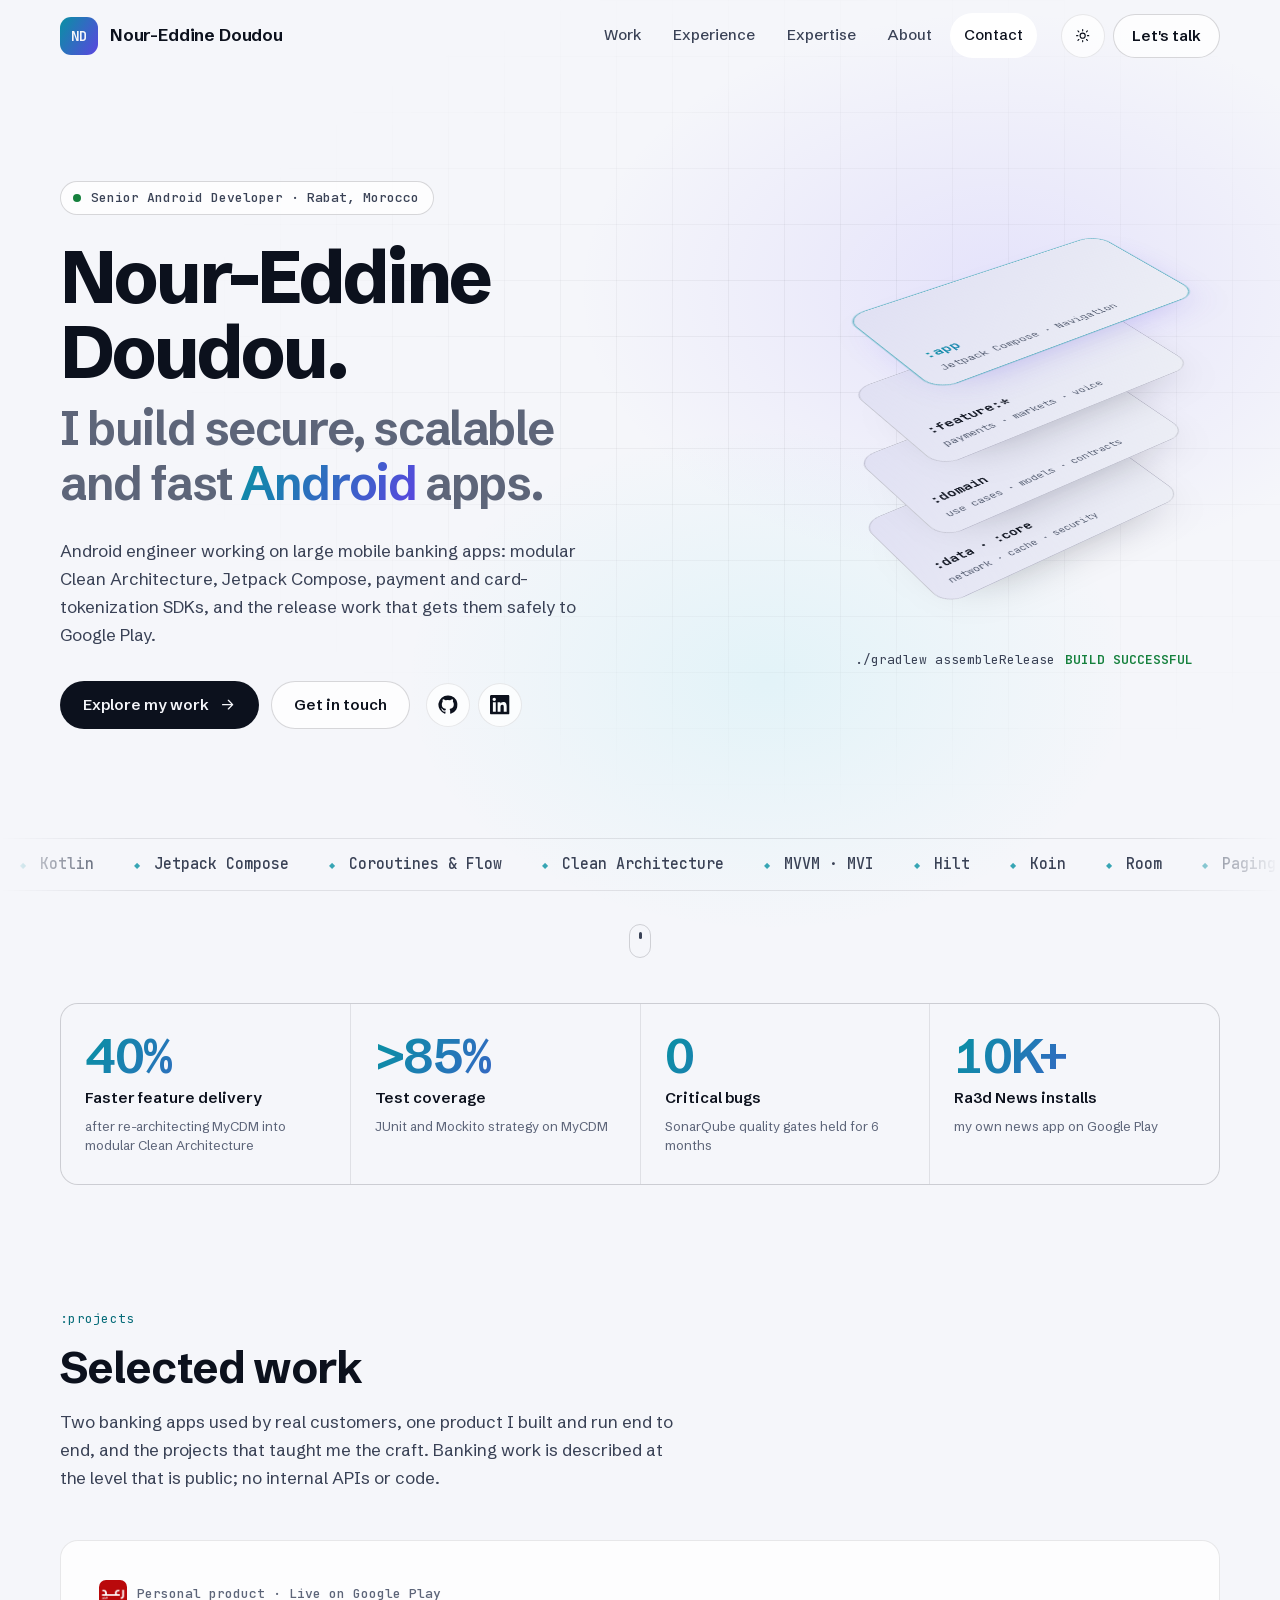
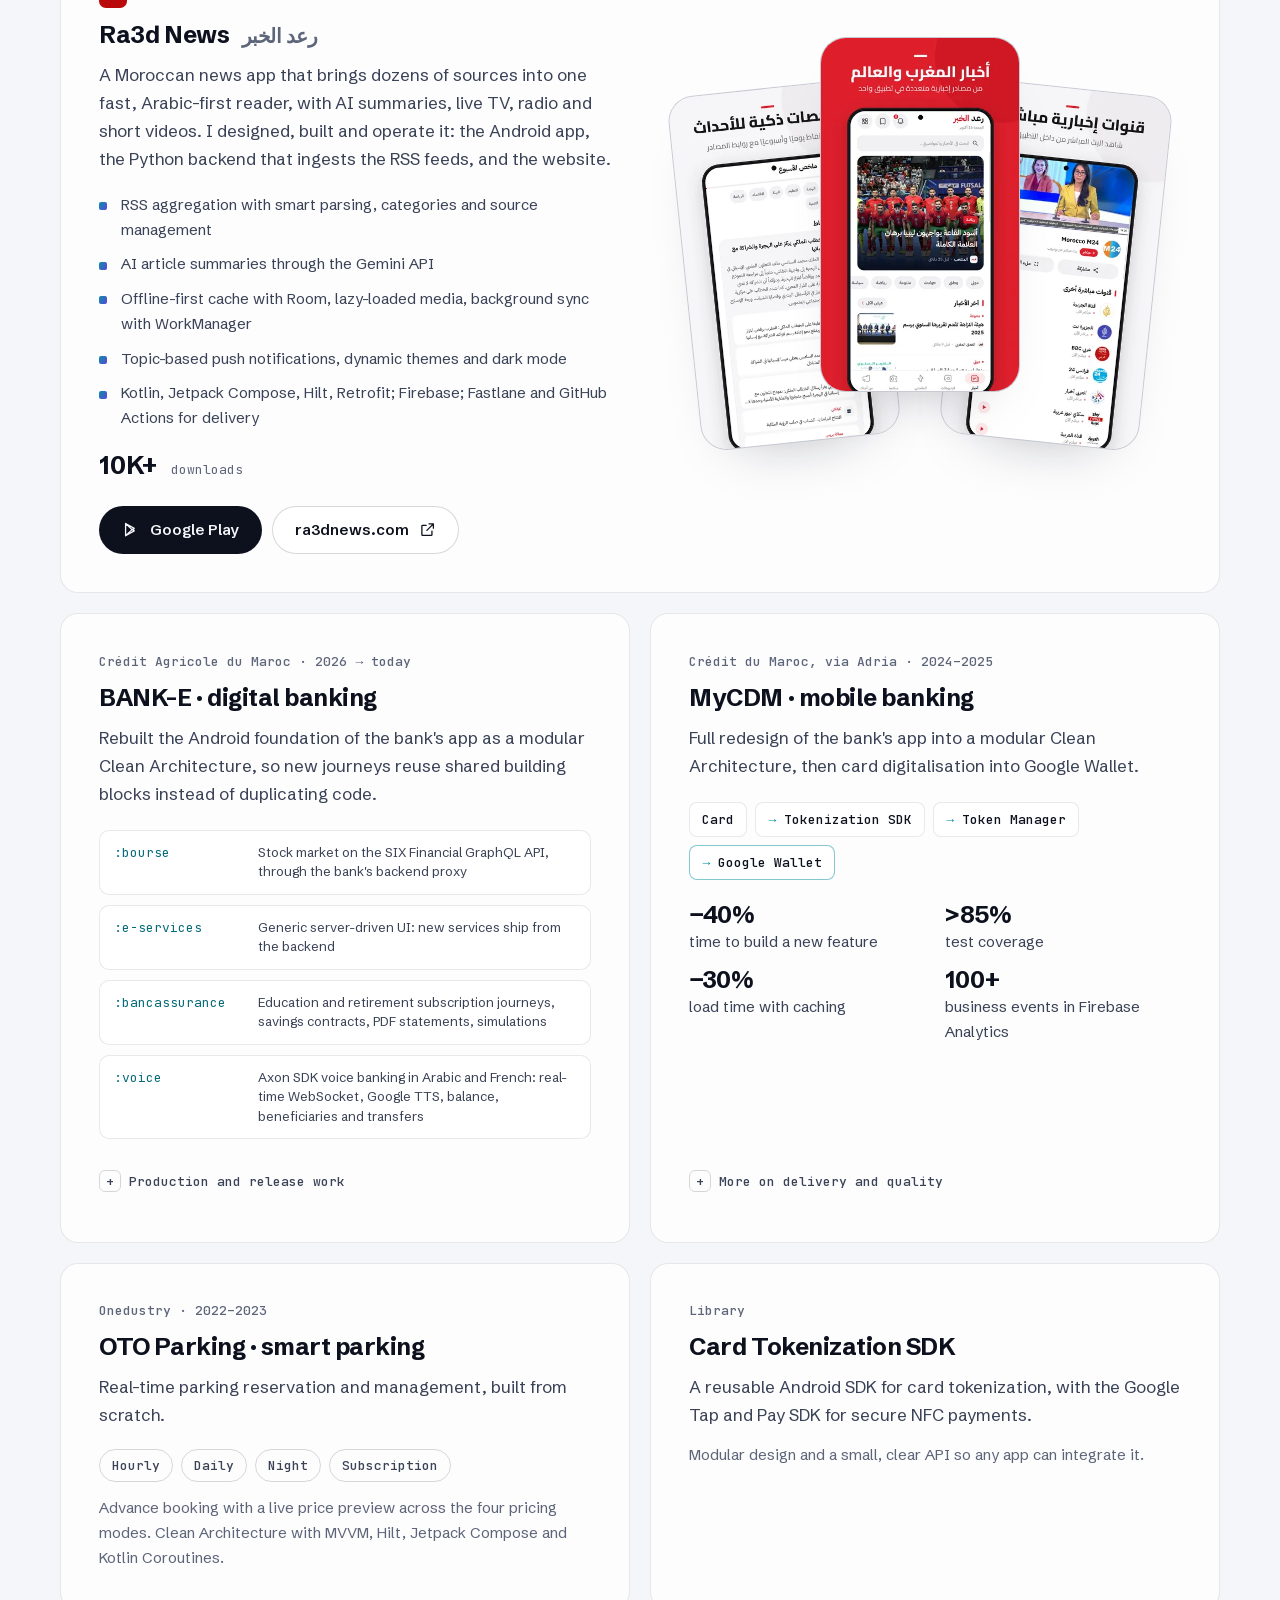
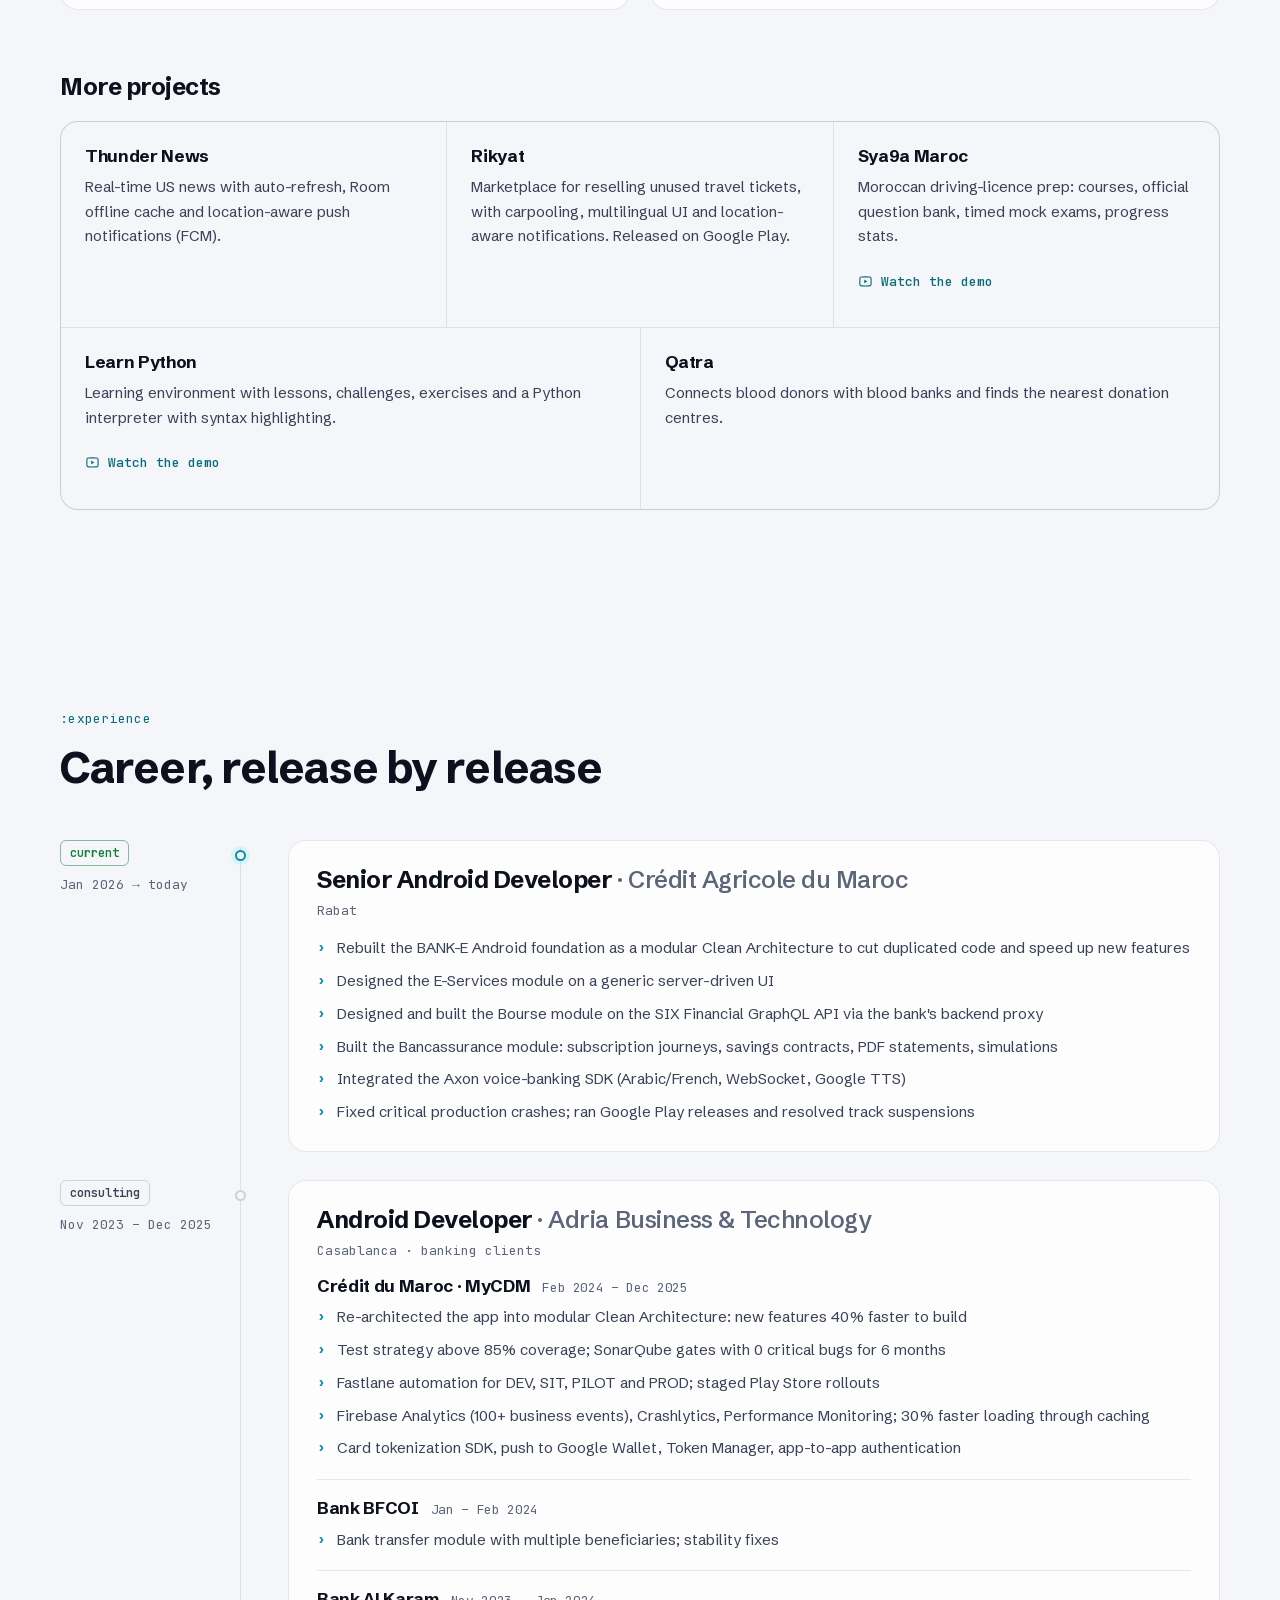
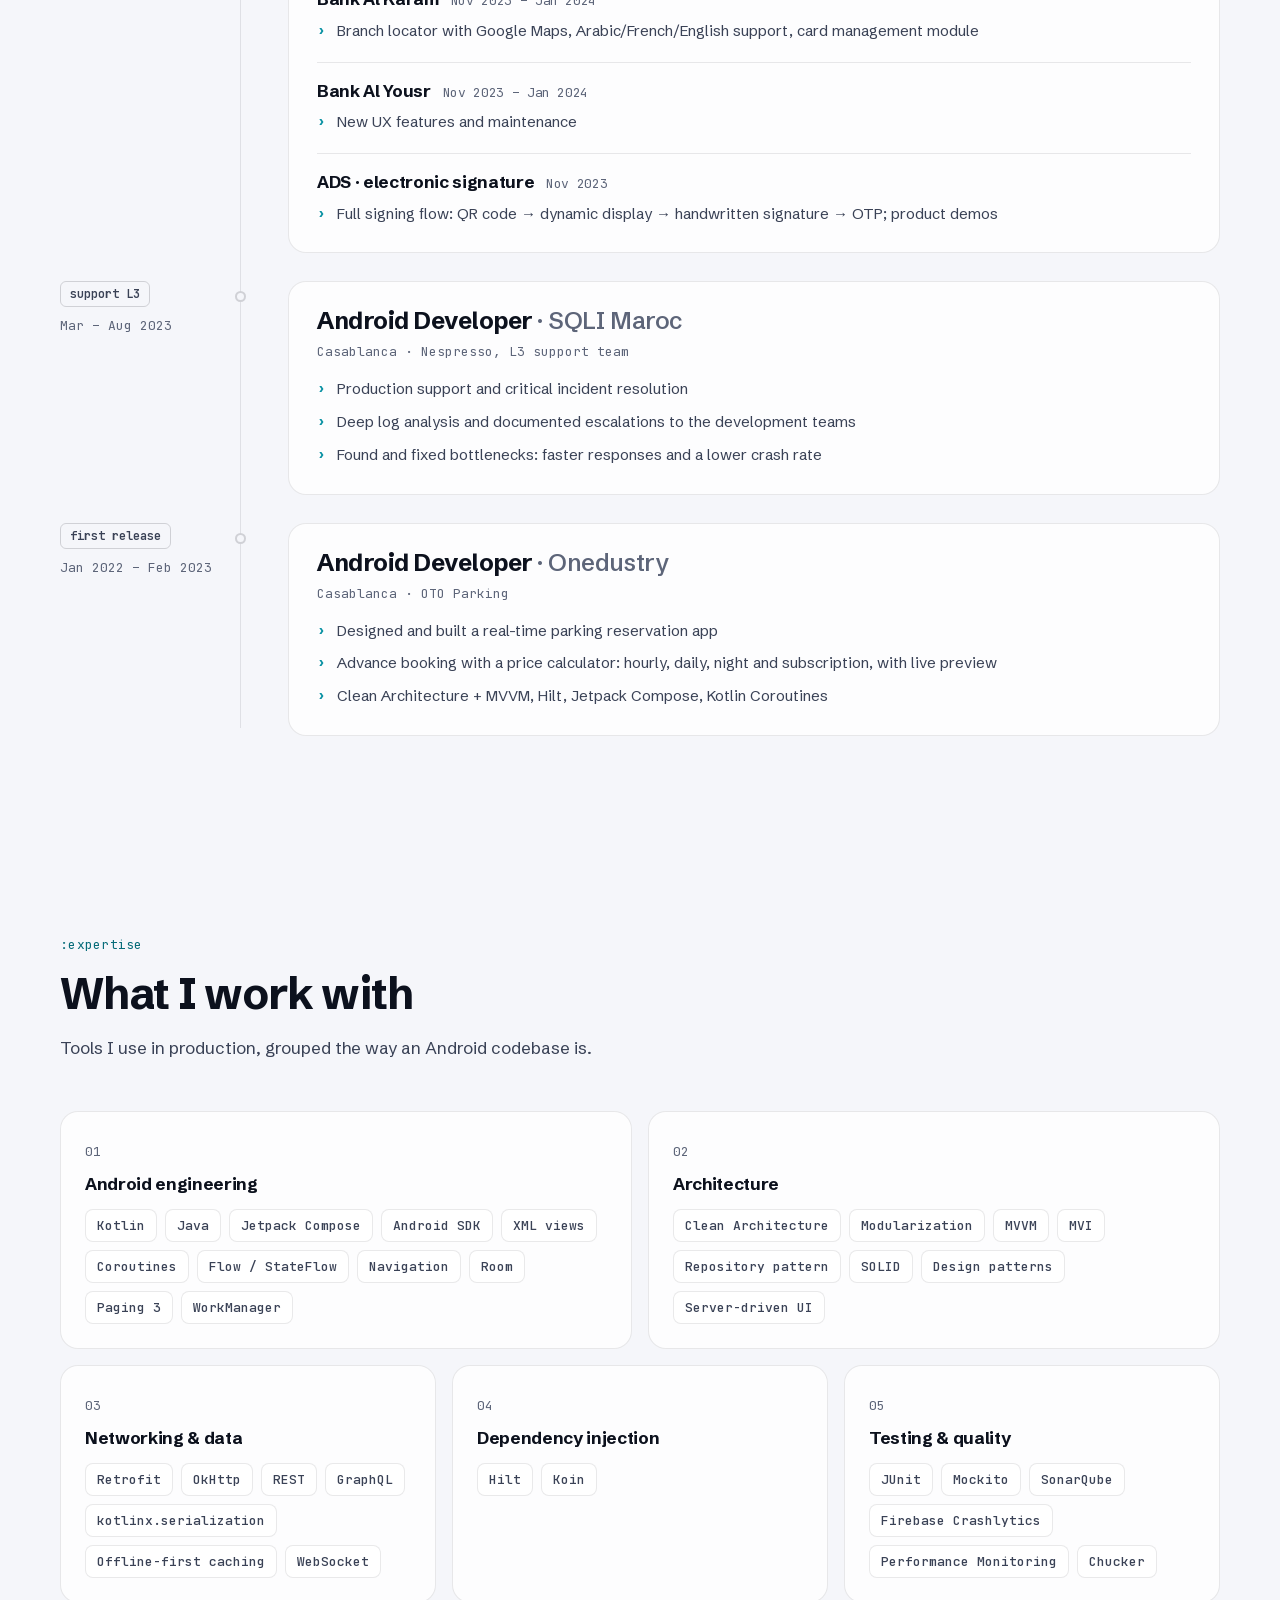
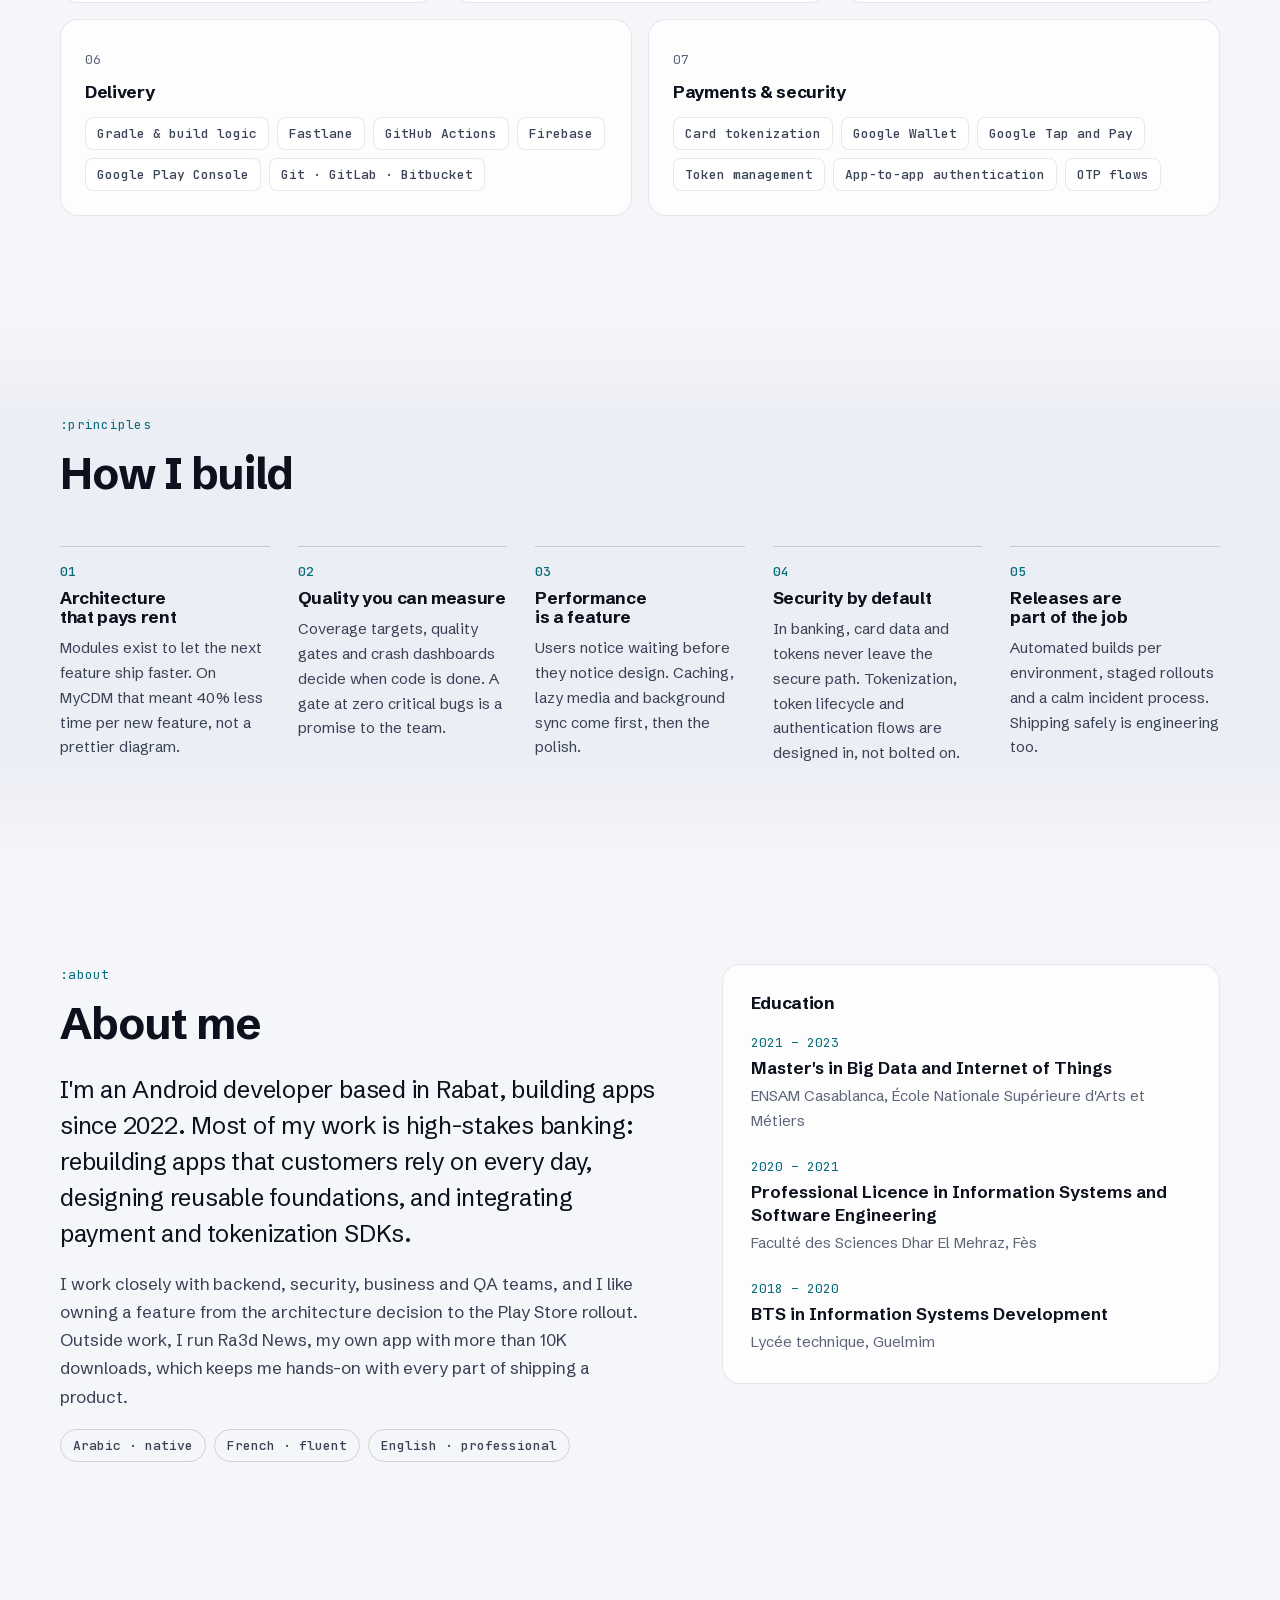
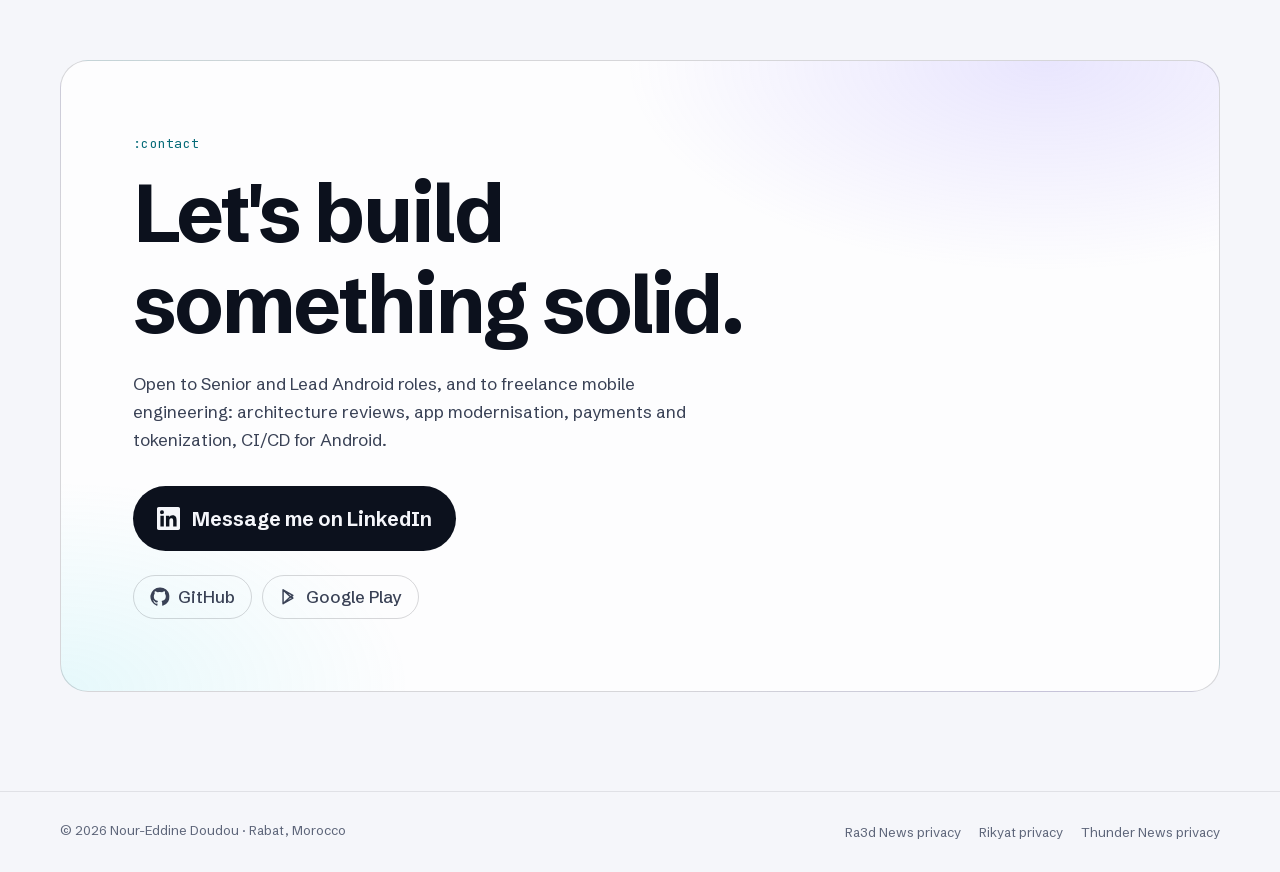
<file: index.html>
<!DOCTYPE html>
<html lang="en" data-theme-pending>
<head>
  <meta charset="utf-8">
  <meta name="viewport" content="width=device-width, initial-scale=1, viewport-fit=cover">
  <title>Nour-Eddine Doudou · Senior Android Developer (Kotlin, Jetpack Compose) · Rabat, Morocco</title>
  <meta name="description" content="Senior Android Developer in Rabat, Morocco. Kotlin, Jetpack Compose and modular Clean Architecture for mobile banking and FinTech: BANK-E, MyCDM, Google Wallet card tokenization, and Ra3d News (10K+ downloads).">
  <link rel="canonical" href="https://ndoudou.top/">
  <meta name="author" content="Nour-Eddine Doudou">
  <meta name="theme-color" content="#0a0c12">
  <meta name="color-scheme" content="dark light">
  <meta name="google-adsense-account" content="ca-pub-9296597538501543">

  <meta property="og:type" content="profile">
  <meta property="og:site_name" content="Nour-Eddine Doudou">
  <meta property="og:title" content="Nour-Eddine Doudou · Senior Android Developer">
  <meta property="og:description" content="Kotlin, Jetpack Compose and modular Clean Architecture for mobile banking and FinTech. Based in Rabat, Morocco.">
  <meta property="og:url" content="https://ndoudou.top/">
  <meta property="og:image" content="https://ndoudou.top/assets/img/og.png">
  <meta property="og:image:width" content="1200">
  <meta property="og:image:height" content="630">
  <meta property="og:image:alt" content="Nour-Eddine Doudou, Senior Android Developer">
  <meta property="profile:first_name" content="Nour-Eddine">
  <meta property="profile:last_name" content="Doudou">
  <meta name="twitter:card" content="summary_large_image">
  <meta name="twitter:title" content="Nour-Eddine Doudou · Senior Android Developer">
  <meta name="twitter:description" content="Kotlin, Jetpack Compose and modular Clean Architecture for mobile banking and FinTech.">
  <meta name="twitter:image" content="https://ndoudou.top/assets/img/og.png">

  <link rel="icon" href="/assets/img/favicon.svg" type="image/svg+xml">
  <link rel="apple-touch-icon" href="/assets/img/apple-touch-icon.png">

  <script>
    (function () {
      var d = document.documentElement;
      d.className += ' js';
      try { var t = localStorage.getItem('theme'); if (t === 'light' || t === 'dark') d.setAttribute('data-theme', t); } catch (e) {}
      d.removeAttribute('data-theme-pending');
    })();
  </script>
  <link rel="preload" href="/assets/fonts/schibsted-grotesk-latin.woff2" as="font" type="font/woff2" crossorigin>
  <link rel="preload" href="/assets/fonts/jetbrains-mono-latin.woff2" as="font" type="font/woff2" crossorigin>
  <link rel="stylesheet" href="/assets/fonts/fonts.css">
  <link rel="stylesheet" href="/assets/css/site.css?v=2">
  <script src="/assets/js/site.js?v=2" defer></script>

  <script type="application/ld+json">
  {
    "@context": "https://schema.org",
    "@type": "ProfilePage",
    "url": "https://ndoudou.top/",
    "mainEntity": {
      "@type": "Person",
      "@id": "https://ndoudou.top/#person",
      "name": "Nour-Eddine Doudou",
      "jobTitle": "Senior Android Developer",
      "description": "Android engineer specialised in mobile banking, modular Clean Architecture, Kotlin and Jetpack Compose.",
      "url": "https://ndoudou.top/",
      "address": { "@type": "PostalAddress", "addressLocality": "Rabat", "addressCountry": "MA" },
      "worksFor": { "@type": "Organization", "name": "Crédit Agricole du Maroc" },
      "alumniOf": [
        { "@type": "CollegeOrUniversity", "name": "École Nationale Supérieure d'Arts et Métiers de Casablanca (ENSAM)" },
        { "@type": "CollegeOrUniversity", "name": "Faculté des Sciences Dhar El Mehraz, Fès" }
      ],
      "knowsAbout": ["Android", "Kotlin", "Java", "Jetpack Compose", "Clean Architecture", "MVVM", "MVI", "Modularization", "Mobile banking", "Card tokenization", "Google Wallet", "GraphQL", "Fastlane", "Firebase"],
      "knowsLanguage": ["ar", "fr", "en"],
      "sameAs": [
        "https://www.linkedin.com/in/nour-eddine-doudou-511286195/",
        "https://github.com/DOUDOU21",
        "https://play.google.com/store/search?q=pub:NOUR-EDDINE+DOUDOU&c=apps"
      ]
    }
  }
  </script>
</head>
<body>
<a class="skip" href="#main">Skip to content</a>
<svg width="0" height="0" style="position:absolute" aria-hidden="true">
  <symbol id="i-gh" viewBox="0 0 24 24"><path fill="currentColor" d="M12 .5a11.5 11.5 0 0 0-3.64 22.41c.58.1.79-.25.79-.56v-2c-3.2.7-3.88-1.37-3.88-1.37-.52-1.33-1.28-1.69-1.28-1.69-1.05-.71.08-.7.08-.7 1.16.08 1.77 1.19 1.77 1.19 1.03 1.77 2.7 1.26 3.36.96.1-.75.4-1.26.73-1.55-2.55-.29-5.24-1.28-5.24-5.69 0-1.26.45-2.29 1.19-3.09-.12-.29-.52-1.46.11-3.05 0 0 .97-.31 3.17 1.18a11 11 0 0 1 5.77 0c2.2-1.49 3.17-1.18 3.17-1.18.63 1.59.23 2.76.11 3.05.74.8 1.19 1.83 1.19 3.09 0 4.42-2.7 5.39-5.26 5.68.41.36.78 1.06.78 2.14v3.17c0 .31.21.67.8.56A11.5 11.5 0 0 0 12 .5Z"/></symbol>
  <symbol id="i-in" viewBox="0 0 24 24"><path fill="currentColor" d="M20.45 20.45h-3.56v-5.57c0-1.33-.02-3.04-1.85-3.04-1.86 0-2.14 1.45-2.14 2.94v5.67H9.34V9h3.42v1.56h.05c.48-.9 1.64-1.85 3.37-1.85 3.6 0 4.27 2.37 4.27 5.46v6.28ZM5.34 7.43a2.07 2.07 0 1 1 0-4.13 2.07 2.07 0 0 1 0 4.13ZM7.12 20.45H3.56V9h3.56v11.45ZM22.22 0H1.77C.79 0 0 .77 0 1.73v20.54C0 23.23.79 24 1.77 24h20.45c.98 0 1.78-.77 1.78-1.73V1.73C24 .77 23.2 0 22.22 0Z"/></symbol>
  <symbol id="i-play" viewBox="0 0 24 24"><path fill="none" stroke="currentColor" stroke-width="1.8" stroke-linejoin="round" d="M5 3.5v17l9-8.5zM5 3.5l12 6.8-3 2.7M5 20.5l12-6.8-3-2.7"/></symbol>
  <symbol id="i-arrow" viewBox="0 0 24 24"><path fill="none" stroke="currentColor" stroke-width="1.8" stroke-linecap="round" stroke-linejoin="round" d="M5 12h14M13 6l6 6-6 6"/></symbol>
  <symbol id="i-ext" viewBox="0 0 24 24"><path fill="none" stroke="currentColor" stroke-width="1.8" stroke-linecap="round" stroke-linejoin="round" d="M14 4h6v6M20 4l-9 9M18 14v5a1 1 0 0 1-1 1H5a1 1 0 0 1-1-1V7a1 1 0 0 1 1-1h5"/></symbol>
  <symbol id="i-yt" viewBox="0 0 24 24"><path fill="none" stroke="currentColor" stroke-width="1.8" stroke-linejoin="round" d="M3 7.5c0-1.4 1-2.5 2.4-2.6C7.3 4.8 9.6 4.7 12 4.7s4.7.1 6.6.2C20 5 21 6.1 21 7.5v9c0 1.4-1 2.5-2.4 2.6-1.9.1-4.2.2-6.6.2s-4.7-.1-6.6-.2C4 19 3 17.9 3 16.5z"/><path fill="currentColor" d="m10 9 5 3-5 3z"/></symbol>
  <symbol id="i-sun" viewBox="0 0 24 24"><g fill="none" stroke="currentColor" stroke-width="1.8" stroke-linecap="round"><circle cx="12" cy="12" r="4"/><path d="M12 2.5v2M12 19.5v2M4.6 4.6 6 6M18 18l1.4 1.4M2.5 12h2M19.5 12h2M4.6 19.4 6 18M18 6l1.4-1.4"/></g></symbol>
  <symbol id="i-moon" viewBox="0 0 24 24"><path fill="none" stroke="currentColor" stroke-width="1.8" stroke-linejoin="round" d="M20 14.5A8 8 0 0 1 9.5 4a8 8 0 1 0 10.5 10.5Z"/></symbol>
  <symbol id="i-menu" viewBox="0 0 24 24"><path fill="none" stroke="currentColor" stroke-width="1.8" stroke-linecap="round" d="M4 8h16M4 16h16"/></symbol>
</svg>

<header class="nav" data-nav>
  <div class="wrap nav-inner">
    <a class="mark" href="#top">
      <span class="mark-tile" aria-hidden="true">ND</span>
      <span class="mark-name">Nour-Eddine Doudou</span>
    </a>
    <nav class="nav-links" aria-label="Sections" data-menu>
      <a href="#work">Work</a>
      <a href="#experience">Experience</a>
      <a href="#expertise">Expertise</a>
      <a href="#about">About</a>
      <a href="#contact">Contact</a>
    </nav>
    <div class="nav-actions">
      <button class="icon-btn" type="button" data-theme-toggle aria-label="Switch colour theme">
        <svg class="i sun" aria-hidden="true"><use href="#i-sun"/></svg>
        <svg class="i moon" aria-hidden="true"><use href="#i-moon"/></svg>
      </button>
      <a class="btn btn-ghost nav-cv" href="#contact">Let's talk</a>
      <button class="icon-btn menu-btn" type="button" aria-label="Open menu" aria-expanded="false" aria-controls="sheet" data-menu-btn>
        <svg class="i" aria-hidden="true"><use href="#i-menu"/></svg>
      </button>
    </div>
  </div>
</header>

<div class="sheet" id="sheet" hidden data-sheet>
  <nav aria-label="Sections">
    <a href="#work"><span>01</span>Work</a>
    <a href="#experience"><span>02</span>Experience</a>
    <a href="#expertise"><span>03</span>Expertise</a>
    <a href="#about"><span>04</span>About</a>
    <a href="#contact"><span>05</span>Contact</a>
  </nav>
  <div class="sheet-foot">
    <a class="btn btn-primary" href="#contact">Get in touch <svg class="i" aria-hidden="true"><use href="#i-arrow"/></svg></a>
    <div class="socials">
      <a class="icon-btn" href="https://github.com/DOUDOU21" rel="me noopener" target="_blank" aria-label="GitHub"><svg class="i" aria-hidden="true"><use href="#i-gh"/></svg></a>
      <a class="icon-btn" href="https://www.linkedin.com/in/nour-eddine-doudou-511286195/" rel="me noopener" target="_blank" aria-label="LinkedIn"><svg class="i" aria-hidden="true"><use href="#i-in"/></svg></a>
    </div>
  </div>
</div>

<main id="main">
  <!-- ── Hero ─────────────────────────────────────────────────────────────────────────────── -->
  <section class="hero" id="top" aria-labelledby="hero-title">
    <div class="hero-bg" aria-hidden="true"></div>
    <div class="wrap hero-grid">
      <div class="hero-copy">
        <p class="badge"><span class="pulse" aria-hidden="true"></span>Senior Android Developer · Rabat, Morocco</p>
        <h1 id="hero-title" class="hero-title">
          <span class="line"><span>Nour-Eddine Doudou.</span></span>
          <span class="line muted"><span>I build secure, scalable</span></span>
          <span class="line muted"><span>and fast <em>Android</em> apps.</span></span>
        </h1>
        <p class="hero-lede">Android engineer working on large mobile banking apps: modular Clean Architecture, Jetpack Compose, payment and card-tokenization SDKs, and the release work that gets them safely to Google Play.</p>
        <div class="hero-cta">
          <a class="btn btn-primary magnetic" href="#work">Explore my work <svg class="i" aria-hidden="true"><use href="#i-arrow"/></svg></a>
          <a class="btn btn-ghost" href="#contact">Get in touch</a>
          <span class="socials">
            <a class="icon-btn" href="https://github.com/DOUDOU21" rel="me noopener" target="_blank" aria-label="GitHub profile"><svg class="i" aria-hidden="true"><use href="#i-gh"/></svg></a>
            <a class="icon-btn" href="https://www.linkedin.com/in/nour-eddine-doudou-511286195/" rel="me noopener" target="_blank" aria-label="LinkedIn profile"><svg class="i" aria-hidden="true"><use href="#i-in"/></svg></a>
          </span>
        </div>
      </div>

      <figure class="stack" aria-label="Diagram of a modular Clean Architecture app: app, feature, domain and data layers" data-stack>
        <div class="stack-scene">
          <div class="layer l1"><code>:app</code><span>Jetpack Compose · Navigation</span></div>
          <div class="layer l2"><code>:feature:*</code><span>payments · markets · voice</span></div>
          <div class="layer l3"><code>:domain</code><span>use cases · models · contracts</span></div>
          <div class="layer l4"><code>:data · :core</code><span>network · cache · security</span></div>
        </div>
        <figcaption><code>./gradlew assembleRelease</code> <span class="ok">BUILD SUCCESSFUL</span></figcaption>
      </figure>
    </div>

    <div class="ticker" aria-label="Core technologies">
      <ul class="ticker-track">
        <li>Kotlin</li><li>Jetpack Compose</li><li>Coroutines &amp; Flow</li><li>Clean Architecture</li><li>MVVM · MVI</li><li>Hilt</li><li>Koin</li><li>Room</li><li>Paging 3</li><li>WorkManager</li><li>Retrofit · OkHttp</li><li>GraphQL</li><li>Google Wallet</li><li>Fastlane</li><li>Firebase</li><li>SonarQube</li>
      </ul>
      <ul class="ticker-track" aria-hidden="true">
        <li>Kotlin</li><li>Jetpack Compose</li><li>Coroutines &amp; Flow</li><li>Clean Architecture</li><li>MVVM · MVI</li><li>Hilt</li><li>Koin</li><li>Room</li><li>Paging 3</li><li>WorkManager</li><li>Retrofit · OkHttp</li><li>GraphQL</li><li>Google Wallet</li><li>Fastlane</li><li>Firebase</li><li>SonarQube</li>
      </ul>
    </div>
    <a class="scroll-cue" href="#proof" aria-label="Scroll to key results"><span></span></a>
  </section>

  <!-- ── Proof ────────────────────────────────────────────────────────────────────────────── -->
  <section class="wrap proof" id="proof" aria-label="Key results">
    <dl class="stats">
      <div class="reveal"><dt>Faster feature delivery</dt><dd class="num"><span data-count="40">40</span>%</dd><dd class="note">after re-architecting MyCDM into modular Clean Architecture</dd></div>
      <div class="reveal"><dt>Test coverage</dt><dd class="num">&gt;<span data-count="85">85</span>%</dd><dd class="note">JUnit and Mockito strategy on MyCDM</dd></div>
      <div class="reveal"><dt>Critical bugs</dt><dd class="num"><span data-count="0">0</span></dd><dd class="note">SonarQube quality gates held for 6 months</dd></div>
      <div class="reveal"><dt>Ra3d News installs</dt><dd class="num"><span data-count="10">10</span>K+</dd><dd class="note">my own news app on Google Play</dd></div>
    </dl>
  </section>

  <!-- ── Work ─────────────────────────────────────────────────────────────────────────────── -->
  <section class="section" id="work" aria-labelledby="work-title">
    <div class="wrap">
      <header class="sec-head reveal">
        <p class="module">:projects</p>
        <h2 id="work-title">Selected work</h2>
        <p>Two banking apps used by real customers, one product I built and run end to end, and the projects that taught me the craft. Banking work is described at the level that is public; no internal APIs or code.</p>
      </header>

      <!-- Ra3d News -->
      <article class="case case-ra3d reveal" data-glow>
        <div class="case-copy">
          <p class="case-kicker"><img src="/assets/img/ra3d-icon.png" alt="" width="28" height="28" loading="lazy"> Personal product · Live on Google Play</p>
          <h3>Ra3d News <span lang="ar" dir="rtl">رعد الخبر</span></h3>
          <p class="case-lede">A Moroccan news app that brings dozens of sources into one fast, Arabic-first reader, with AI summaries, live TV, radio and short videos. I designed, built and operate it: the Android app, the Python backend that ingests the RSS feeds, and the website.</p>
          <ul class="case-points">
            <li>RSS aggregation with smart parsing, categories and source management</li>
            <li>AI article summaries through the Gemini API</li>
            <li>Offline-first cache with Room, lazy-loaded media, background sync with WorkManager</li>
            <li>Topic-based push notifications, dynamic themes and dark mode</li>
            <li>Kotlin, Jetpack Compose, Hilt, Retrofit; Firebase; Fastlane and GitHub Actions for delivery</li>
          </ul>
          <div class="case-meta"><span class="metric"><b>10K+</b> downloads</span></div>
          <div class="case-links">
            <a class="btn btn-primary" href="https://play.google.com/store/apps/details?id=com.ma.news" target="_blank" rel="noopener"><svg class="i" aria-hidden="true"><use href="#i-play"/></svg>Google Play</a>
            <a class="btn btn-ghost" href="https://ra3dnews.com/" target="_blank" rel="noopener">ra3dnews.com <svg class="i" aria-hidden="true"><use href="#i-ext"/></svg></a>
          </div>
        </div>
        <div class="phones" aria-label="Ra3d News screenshots">
          <img class="phone p1" src="/assets/img/ra3d-1-360.webp" srcset="/assets/img/ra3d-1-360.webp 360w, /assets/img/ra3d-1-720.webp 720w" sizes="(max-width: 700px) 42vw, 220px" width="360" height="640" alt="Ra3d News home screen: Moroccan and world news from many sources" loading="lazy" decoding="async">
          <img class="phone p2" src="/assets/img/ra3d-2-360.webp" srcset="/assets/img/ra3d-2-360.webp 360w, /assets/img/ra3d-2-720.webp 720w" sizes="(max-width: 700px) 42vw, 220px" width="360" height="640" alt="AI news summaries screen" loading="lazy" decoding="async">
          <img class="phone p3" src="/assets/img/ra3d-3-360.webp" srcset="/assets/img/ra3d-3-360.webp 360w, /assets/img/ra3d-3-720.webp 720w" sizes="(max-width: 700px) 42vw, 220px" width="360" height="640" alt="Live TV news channels screen" loading="lazy" decoding="async">
        </div>
      </article>

      <div class="case-grid">
        <!-- BANK-E -->
        <article class="case case-tile reveal" data-glow>
          <p class="case-kicker">Crédit Agricole du Maroc · 2026 → today</p>
          <h3>BANK-E · digital banking</h3>
          <p class="case-lede">Rebuilt the Android foundation of the bank's app as a modular Clean Architecture, so new journeys reuse shared building blocks instead of duplicating code.</p>
          <div class="modmap" aria-label="Modules I designed or built">
            <span><code>:bourse</code>Stock market on the SIX Financial GraphQL API, through the bank's backend proxy</span>
            <span><code>:e-services</code>Generic server-driven UI: new services ship from the backend</span>
            <span><code>:bancassurance</code>Education and retirement subscription journeys, savings contracts, PDF statements, simulations</span>
            <span><code>:voice</code>Axon SDK voice banking in Arabic and French: real-time WebSocket, Google TTS, balance, beneficiaries and transfers</span>
          </div>
          <details>
            <summary>Production and release work</summary>
            <p>Fixed critical production crashes, ran Google Play Console releases and resolved track suspensions.</p>
          </details>
        </article>

        <!-- MyCDM -->
        <article class="case case-tile reveal" data-glow>
          <p class="case-kicker">Crédit du Maroc, via Adria · 2024–2025</p>
          <h3>MyCDM · mobile banking</h3>
          <p class="case-lede">Full redesign of the bank's app into a modular Clean Architecture, then card digitalisation into Google Wallet.</p>
          <ol class="flow" aria-label="Card tokenization flow">
            <li>Card</li><li>Tokenization SDK</li><li>Token Manager</li><li>Google Wallet</li>
          </ol>
          <ul class="kpis">
            <li><b>−40%</b> time to build a new feature</li>
            <li><b>&gt;85%</b> test coverage</li>
            <li><b>−30%</b> load time with caching</li>
            <li><b>100+</b> business events in Firebase Analytics</li>
          </ul>
          <details>
            <summary>More on delivery and quality</summary>
            <p>SonarQube quality gates (0 critical bugs over 6 months), Fastlane deployment across 4 environments (DEV, SIT, PILOT, PROD), Crashlytics and Performance Monitoring, staged Play Store rollouts, production incident handling and hotfixes, and API work with the backend team. On the tokenization side: push-to-Google-Wallet provisioning, dynamic card display and app-to-app authentication between Google Wallet and MyCDM.</p>
          </details>
        </article>

        <!-- OTO Parking -->
        <article class="case case-tile reveal" data-glow>
          <p class="case-kicker">Onedustry · 2022–2023</p>
          <h3>OTO Parking · smart parking</h3>
          <p class="case-lede">Real-time parking reservation and management, built from scratch.</p>
          <ul class="chips" aria-label="Pricing modes"><li>Hourly</li><li>Daily</li><li>Night</li><li>Subscription</li></ul>
          <p class="small">Advance booking with a live price preview across the four pricing modes. Clean Architecture with MVVM, Hilt, Jetpack Compose and Kotlin Coroutines.</p>
        </article>

        <!-- SDK -->
        <article class="case case-tile reveal" data-glow>
          <p class="case-kicker">Library</p>
          <h3>Card Tokenization SDK</h3>
          <p class="case-lede">A reusable Android SDK for card tokenization, with the Google Tap and Pay SDK for secure NFC payments.</p>
          <p class="small">Modular design and a small, clear API so any app can integrate it.</p>
        </article>
      </div>

      <h3 class="more-title reveal">More projects</h3>
      <ul class="more reveal">
        <li><h4>Thunder News</h4><p>Real-time US news with auto-refresh, Room offline cache and location-aware push notifications (FCM).</p></li>
        <li><h4>Rikyat</h4><p>Marketplace for reselling unused travel tickets, with carpooling, multilingual UI and location-aware notifications. Released on Google Play.</p></li>
        <li><h4>Sya9a Maroc</h4><p>Moroccan driving-licence prep: courses, official question bank, timed mock exams, progress stats.</p><a href="https://www.youtube.com/watch?v=pxwGdHdljk8" target="_blank" rel="noopener"><svg class="i" aria-hidden="true"><use href="#i-yt"/></svg>Watch the demo</a></li>
        <li><h4>Learn Python</h4><p>Learning environment with lessons, challenges, exercises and a Python interpreter with syntax highlighting.</p><a href="https://www.youtube.com/watch?v=cjnajSThuFg" target="_blank" rel="noopener"><svg class="i" aria-hidden="true"><use href="#i-yt"/></svg>Watch the demo</a></li>
        <li><h4>Qatra</h4><p>Connects blood donors with blood banks and finds the nearest donation centres.</p></li>
      </ul>
    </div>
  </section>

  <!-- ── Experience ───────────────────────────────────────────────────────────────────────── -->
  <section class="section" id="experience" aria-labelledby="exp-title">
    <div class="wrap">
      <header class="sec-head reveal">
        <p class="module">:experience</p>
        <h2 id="exp-title">Career, release by release</h2>
      </header>

      <ol class="timeline" data-timeline>
        <li class="rel reveal">
          <div class="rel-tag"><span class="tag tag-now">current</span><time datetime="2026-01">Jan 2026 → today</time></div>
          <div class="rel-body">
            <h3>Senior Android Developer <span>· Crédit Agricole du Maroc</span></h3>
            <p class="where">Rabat</p>
            <ul>
              <li>Rebuilt the BANK-E Android foundation as a modular Clean Architecture to cut duplicated code and speed up new features</li>
              <li>Designed the E-Services module on a generic server-driven UI</li>
              <li>Designed and built the Bourse module on the SIX Financial GraphQL API via the bank's backend proxy</li>
              <li>Built the Bancassurance module: subscription journeys, savings contracts, PDF statements, simulations</li>
              <li>Integrated the Axon voice-banking SDK (Arabic/French, WebSocket, Google TTS)</li>
              <li>Fixed critical production crashes; ran Google Play releases and resolved track suspensions</li>
            </ul>
          </div>
        </li>

        <li class="rel reveal">
          <div class="rel-tag"><span class="tag">consulting</span><time datetime="2023-11">Nov 2023 – Dec 2025</time></div>
          <div class="rel-body">
            <h3>Android Developer <span>· Adria Business &amp; Technology</span></h3>
            <p class="where">Casablanca · banking clients</p>
            <div class="assignments">
              <div>
                <h4>Crédit du Maroc · MyCDM <time datetime="2024-02">Feb 2024 – Dec 2025</time></h4>
                <ul>
                  <li>Re-architected the app into modular Clean Architecture: new features 40% faster to build</li>
                  <li>Test strategy above 85% coverage; SonarQube gates with 0 critical bugs for 6 months</li>
                  <li>Fastlane automation for DEV, SIT, PILOT and PROD; staged Play Store rollouts</li>
                  <li>Firebase Analytics (100+ business events), Crashlytics, Performance Monitoring; 30% faster loading through caching</li>
                  <li>Card tokenization SDK, push to Google Wallet, Token Manager, app-to-app authentication</li>
                </ul>
              </div>
              <div>
                <h4>Bank BFCOI <time datetime="2024-01">Jan – Feb 2024</time></h4>
                <ul><li>Bank transfer module with multiple beneficiaries; stability fixes</li></ul>
              </div>
              <div>
                <h4>Bank Al Karam <time datetime="2023-11">Nov 2023 – Jan 2024</time></h4>
                <ul><li>Branch locator with Google Maps, Arabic/French/English support, card management module</li></ul>
              </div>
              <div>
                <h4>Bank Al Yousr <time datetime="2023-11">Nov 2023 – Jan 2024</time></h4>
                <ul><li>New UX features and maintenance</li></ul>
              </div>
              <div>
                <h4>ADS · electronic signature <time datetime="2023-11">Nov 2023</time></h4>
                <ul><li>Full signing flow: QR code → dynamic display → handwritten signature → OTP; product demos</li></ul>
              </div>
            </div>
          </div>
        </li>

        <li class="rel reveal">
          <div class="rel-tag"><span class="tag">support L3</span><time datetime="2023-03">Mar – Aug 2023</time></div>
          <div class="rel-body">
            <h3>Android Developer <span>· SQLI Maroc</span></h3>
            <p class="where">Casablanca · Nespresso, L3 support team</p>
            <ul>
              <li>Production support and critical incident resolution</li>
              <li>Deep log analysis and documented escalations to the development teams</li>
              <li>Found and fixed bottlenecks: faster responses and a lower crash rate</li>
            </ul>
          </div>
        </li>

        <li class="rel reveal">
          <div class="rel-tag"><span class="tag">first release</span><time datetime="2022-01">Jan 2022 – Feb 2023</time></div>
          <div class="rel-body">
            <h3>Android Developer <span>· Onedustry</span></h3>
            <p class="where">Casablanca · OTO Parking</p>
            <ul>
              <li>Designed and built a real-time parking reservation app</li>
              <li>Advance booking with a price calculator: hourly, daily, night and subscription, with live preview</li>
              <li>Clean Architecture + MVVM, Hilt, Jetpack Compose, Kotlin Coroutines</li>
            </ul>
          </div>
        </li>
      </ol>
    </div>
  </section>

  <!-- ── Expertise ────────────────────────────────────────────────────────────────────────── -->
  <section class="section" id="expertise" aria-labelledby="skills-title">
    <div class="wrap">
      <header class="sec-head reveal">
        <p class="module">:expertise</p>
        <h2 id="skills-title">What I work with</h2>
        <p>Tools I use in production, grouped the way an Android codebase is.</p>
      </header>
      <div class="skills">
        <section class="skill reveal" aria-labelledby="sk1"><code>01</code><h3 id="sk1">Android engineering</h3><ul><li>Kotlin</li><li>Java</li><li>Jetpack Compose</li><li>Android SDK</li><li>XML views</li><li>Coroutines</li><li>Flow / StateFlow</li><li>Navigation</li><li>Room</li><li>Paging 3</li><li>WorkManager</li></ul></section>
        <section class="skill reveal" aria-labelledby="sk2"><code>02</code><h3 id="sk2">Architecture</h3><ul><li>Clean Architecture</li><li>Modularization</li><li>MVVM</li><li>MVI</li><li>Repository pattern</li><li>SOLID</li><li>Design patterns</li><li>Server-driven UI</li></ul></section>
        <section class="skill reveal" aria-labelledby="sk3"><code>03</code><h3 id="sk3">Networking &amp; data</h3><ul><li>Retrofit</li><li>OkHttp</li><li>REST</li><li>GraphQL</li><li>kotlinx.serialization</li><li>Offline-first caching</li><li>WebSocket</li></ul></section>
        <section class="skill reveal" aria-labelledby="sk4"><code>04</code><h3 id="sk4">Dependency injection</h3><ul><li>Hilt</li><li>Koin</li></ul></section>
        <section class="skill reveal" aria-labelledby="sk5"><code>05</code><h3 id="sk5">Testing &amp; quality</h3><ul><li>JUnit</li><li>Mockito</li><li>SonarQube</li><li>Firebase Crashlytics</li><li>Performance Monitoring</li><li>Chucker</li></ul></section>
        <section class="skill reveal" aria-labelledby="sk6"><code>06</code><h3 id="sk6">Delivery</h3><ul><li>Gradle &amp; build logic</li><li>Fastlane</li><li>GitHub Actions</li><li>Firebase</li><li>Google Play Console</li><li>Git · GitLab · Bitbucket</li></ul></section>
        <section class="skill reveal" aria-labelledby="sk7"><code>07</code><h3 id="sk7">Payments &amp; security</h3><ul><li>Card tokenization</li><li>Google Wallet</li><li>Google Tap and Pay</li><li>Token management</li><li>App-to-app authentication</li><li>OTP flows</li></ul></section>
      </div>
    </div>
  </section>

  <!-- ── Philosophy ───────────────────────────────────────────────────────────────────────── -->
  <section class="section philosophy" aria-labelledby="phil-title">
    <div class="wrap">
      <header class="sec-head reveal">
        <p class="module">:principles</p>
        <h2 id="phil-title">How I build</h2>
      </header>
      <ol class="principles">
        <li class="reveal"><h3>Architecture that pays rent</h3><p>Modules exist to let the next feature ship faster. On MyCDM that meant 40% less time per new feature, not a prettier diagram.</p></li>
        <li class="reveal"><h3>Quality you can measure</h3><p>Coverage targets, quality gates and crash dashboards decide when code is done. A gate at zero critical bugs is a promise to the team.</p></li>
        <li class="reveal"><h3>Performance is a feature</h3><p>Users notice waiting before they notice design. Caching, lazy media and background sync come first, then the polish.</p></li>
        <li class="reveal"><h3>Security by default</h3><p>In banking, card data and tokens never leave the secure path. Tokenization, token lifecycle and authentication flows are designed in, not bolted on.</p></li>
        <li class="reveal"><h3>Releases are part of the job</h3><p>Automated builds per environment, staged rollouts and a calm incident process. Shipping safely is engineering too.</p></li>
      </ol>
    </div>
  </section>

  <!-- ── About + education ────────────────────────────────────────────────────────────────── -->
  <section class="section" id="about" aria-labelledby="about-title">
    <div class="wrap about">
      <div class="reveal">
        <p class="module">:about</p>
        <h2 id="about-title">About me</h2>
        <p class="about-lede">I'm an Android developer based in Rabat, building apps since 2022. Most of my work is high-stakes banking: rebuilding apps that customers rely on every day, designing reusable foundations, and integrating payment and tokenization SDKs.</p>
        <p>I work closely with backend, security, business and QA teams, and I like owning a feature from the architecture decision to the Play Store rollout. Outside work, I run Ra3d News, my own app with more than 10K downloads, which keeps me hands-on with every part of shipping a product.</p>
        <p class="langs"><span>Arabic · native</span><span>French · fluent</span><span>English · professional</span></p>
      </div>
      <section class="edu reveal" aria-labelledby="edu-title">
        <h3 id="edu-title">Education</h3>
        <ol>
          <li><time>2021 – 2023</time><strong>Master's in Big Data and Internet of Things</strong><span>ENSAM Casablanca, École Nationale Supérieure d'Arts et Métiers</span></li>
          <li><time>2020 – 2021</time><strong>Professional Licence in Information Systems and Software Engineering</strong><span>Faculté des Sciences Dhar El Mehraz, Fès</span></li>
          <li><time>2018 – 2020</time><strong>BTS in Information Systems Development</strong><span>Lycée technique, Guelmim</span></li>
        </ol>
      </section>
    </div>
  </section>

  <!-- ── Contact ──────────────────────────────────────────────────────────────────────────── -->
  <section class="section contact" id="contact" aria-labelledby="contact-title">
    <div class="wrap">
      <div class="contact-card reveal">
        <p class="module">:contact</p>
        <h2 id="contact-title">Let's build something solid.</h2>
        <p>Open to Senior and Lead Android roles, and to freelance mobile engineering: architecture reviews, app modernisation, payments and tokenization, CI/CD for Android.</p>
        <a class="mail magnetic" href="https://www.linkedin.com/in/nour-eddine-doudou-511286195/" target="_blank" rel="me noopener"><svg class="i" aria-hidden="true"><use href="#i-in"/></svg>Message me on LinkedIn</a>
        <ul class="contact-links">
          <li><a href="https://github.com/DOUDOU21" target="_blank" rel="me noopener"><svg class="i" aria-hidden="true"><use href="#i-gh"/></svg>GitHub</a></li>
          <li><a href="https://play.google.com/store/search?q=pub:NOUR-EDDINE+DOUDOU&amp;c=apps" target="_blank" rel="noopener"><svg class="i" aria-hidden="true"><use href="#i-play"/></svg>Google Play</a></li>
        </ul>
      </div>
    </div>
  </section>
</main>

<footer class="footer">
  <div class="wrap footer-inner">
    <span>© <span data-year>2026</span> Nour-Eddine Doudou · Rabat, Morocco</span>
    <span class="footer-links"><a href="/raadnewsprivacypolicy.html">Ra3d News privacy</a><a href="/rikyat.privacypolicy.html">Rikyat privacy</a><a href="/usthundernews.privacypolicy.html">Thunder News privacy</a></span>
  </div>
</footer>
</body>
</html>
</file>
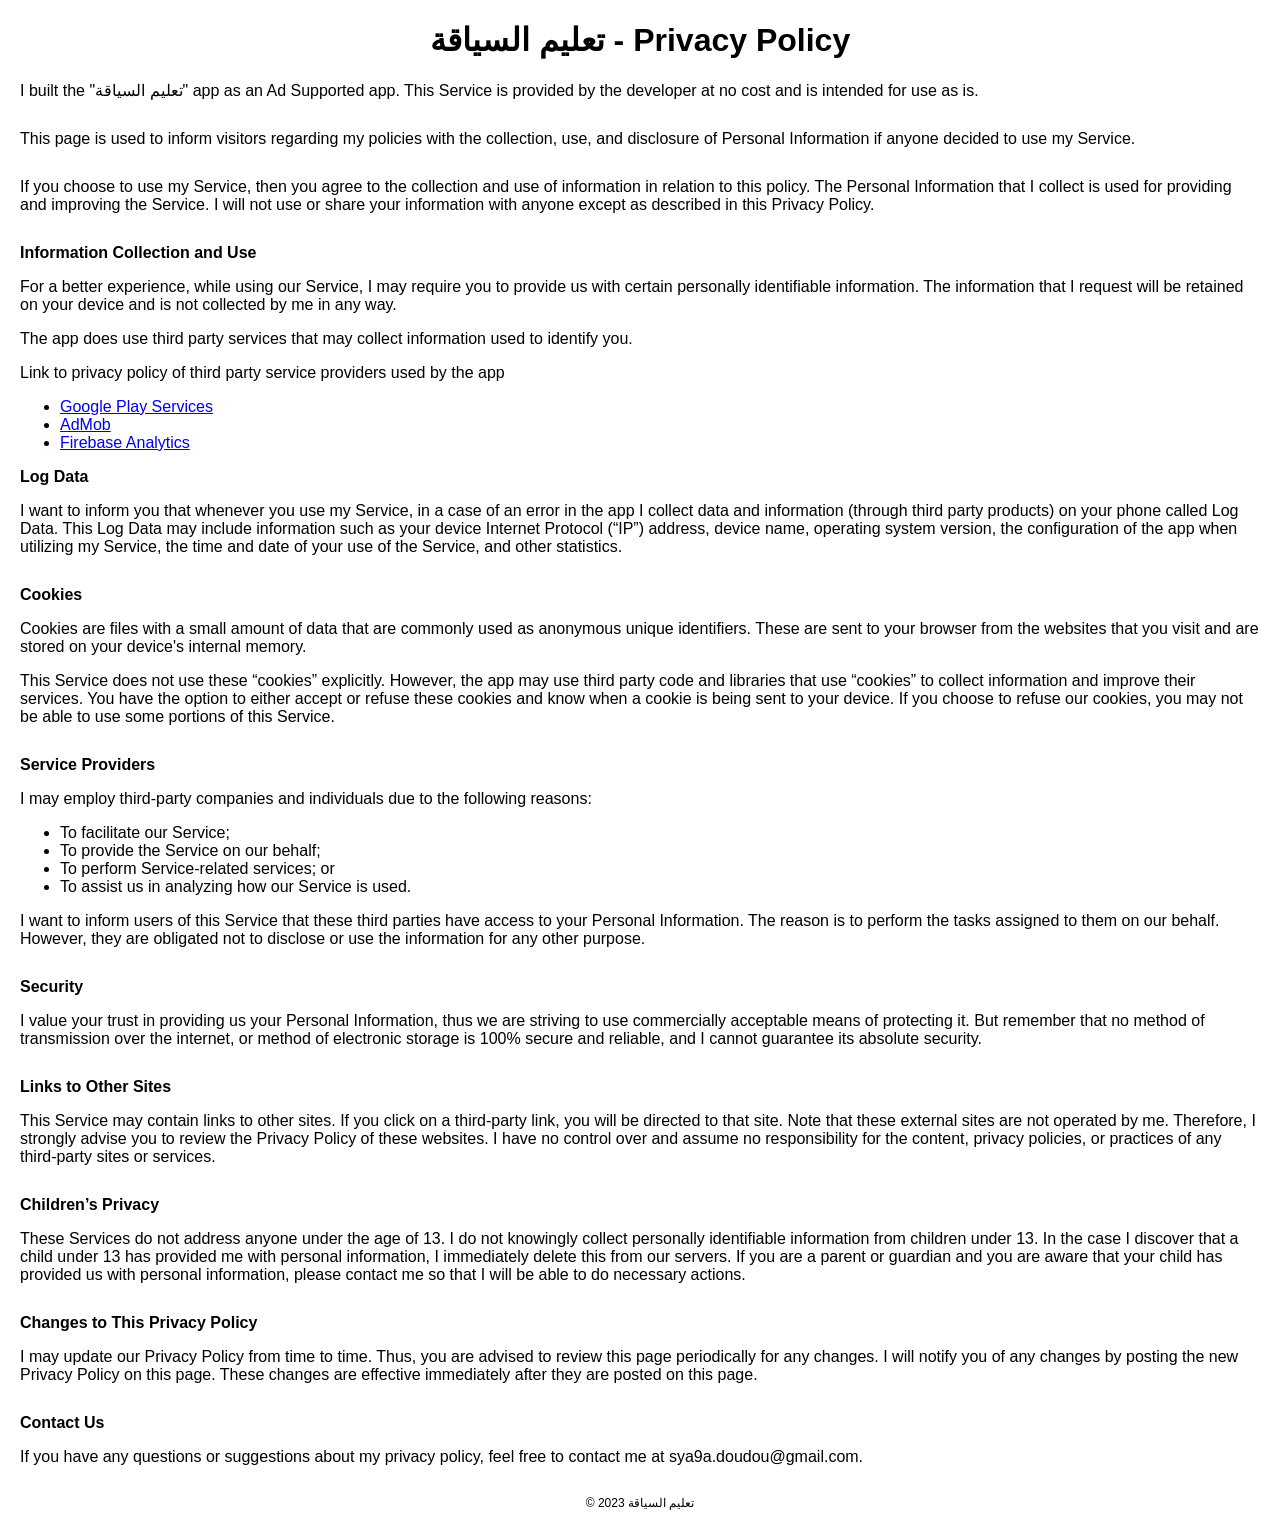
<file: privacypolicy.html>
<!DOCTYPE html>
<html>

<head>
    <title>تعليم السياقة - Privacy Policy</title>
    <style>
        body {
            font-family: Arial, sans-serif;
            margin: 20px;
        }

        h1 {
            text-align: center;
        }

        p {
            margin-bottom: 15px;
        }

        .section {
            margin-bottom: 30px;
        }

        .bold {
            font-weight: bold;
        }

        .center {
            text-align: center;
        }

        .footer {
            font-size: 12px;
            text-align: center;
            margin-top: 30px;
        }
    </style>
</head>

<body>
    <h1>تعليم السياقة - Privacy Policy</h1>

    <div class="section">
        <p>I built the "تعليم السياقة" app as an Ad Supported app. This Service is provided by the developer at no cost and is intended for use as is.</p>
    </div>

    <div class="section">
        <p>This page is used to inform visitors regarding my policies with the collection, use, and disclosure of Personal Information if anyone decided to use my Service.</p>
    </div>

    <div class="section">
        <p>If you choose to use my Service, then you agree to the collection and use of information in relation to this policy. The Personal Information that I collect is used for providing and improving the Service. I will not use or share your information with anyone except as described in this Privacy Policy.</p>
    </div>

    <div class="section">
        <p class="bold">Information Collection and Use</p>
        <p>For a better experience, while using our Service, I may require you to provide us with certain personally identifiable information. The information that I request will be retained on your device and is not collected by me in any way.</p>
        <p>
            The app does use third party services that may collect
            information used to identify you.
        </p>
        <div><p>
            Link to privacy policy of third party service providers
            used by the app
        </p>
            <ul>
                <li><a href="https://www.google.com/policies/privacy/" target="_blank">Google Play Services</a></li>
                <li><a href="https://support.google.com/admob/answer/6128543?hl=en" target="_blank">AdMob</a></li>
                <li><a href="https://firebase.google.com/policies/analytics" target="_blank">Firebase Analytics</a></li>
            </ul>
    </div>


    <div class="section">
        <p class="bold">Log Data</p>
        <p>
            I want to inform you that whenever
            you use my Service, in a case of an error in the
            app I collect data and information (through third
            party products) on your phone called Log Data. This Log Data
            may include information such as your device Internet
            Protocol (“IP”) address, device name, operating system
            version, the configuration of the app when utilizing
            my Service, the time and date of your use of the
            Service, and other statistics.
        </p>
    </div>
    <div class="section">
        <p class="bold">Cookies</p>
        <p>
            Cookies are files with a small amount of data that are
            commonly used as anonymous unique identifiers. These are
            sent to your browser from the websites that you visit and
            are stored on your device's internal memory.
        </p>
        <p>
            This Service does not use these “cookies” explicitly.
            However, the app may use third party code and libraries that
            use “cookies” to collect information and improve their
            services. You have the option to either accept or refuse
            these cookies and know when a cookie is being sent to your
            device. If you choose to refuse our cookies, you may not be
            able to use some portions of this Service.
        </p>
    </div>

    <div class="section">
        <p class="bold">Service Providers</p>
        <p>
            I may employ third-party companies
            and individuals due to the following reasons:
        </p>
        <ul>
            <li>To facilitate our Service;</li>
            <li>To provide the Service on our behalf;</li>
            <li>To perform Service-related services; or</li>
            <li>To assist us in analyzing how our Service is used.</li>
        </ul>
        <p>
            I want to inform users of this
            Service that these third parties have access to your
            Personal Information. The reason is to perform the tasks
            assigned to them on our behalf. However, they are obligated
            not to disclose or use the information for any other
            purpose.
        </p>
    </div>

    <div class="section">
        <p class="bold">Security</p>
        <p>
            I value your trust in providing us
            your Personal Information, thus we are striving to use
            commercially acceptable means of protecting it. But remember
            that no method of transmission over the internet, or method
            of electronic storage is 100% secure and reliable, and
            I cannot guarantee its absolute security.
        </p>
    </div>

    <div class="section">
        <p class="bold">Links to Other Sites</p>
        <p>
            This Service may contain links to other sites. If you click
            on a third-party link, you will be directed to that site.
            Note that these external sites are not operated by
            me. Therefore, I strongly advise you to
            review the Privacy Policy of these websites.
            I have no control over and assume no
            responsibility for the content, privacy policies, or
            practices of any third-party sites or services.
        </p>
    </div>
    <div class="section">
        <p class="bold">Children’s Privacy</p>
        <p>
            These Services do not address anyone under the age of 13.
            I do not knowingly collect personally
            identifiable information from children under 13. In the case
            I discover that a child under 13 has provided
            me with personal information,
            I immediately delete this from our servers. If you
            are a parent or guardian and you are aware that your child
            has provided us with personal information, please contact
            me so that I will be able to do
            necessary actions.
        </p>
    </div>
    <div class="section">
        <p class="bold">Changes to This Privacy Policy</p>
        <p>
            I may update our Privacy Policy from
            time to time. Thus, you are advised to review this page
            periodically for any changes. I will
            notify you of any changes by posting the new Privacy Policy
            on this page. These changes are effective immediately after
            they are posted on this page.
        </p>
    </div>
    <div class="section">
        <p class="bold">Contact Us</p>
        <p>
            If you have any questions or suggestions about my privacy policy, feel free to contact me at sya9a.doudou@gmail.com.
        </p>
    </div>
    <div class="footer">
        <p>&copy; 2023 تعليم السياقة</p>
    </div>
</body>

</html>
</file>
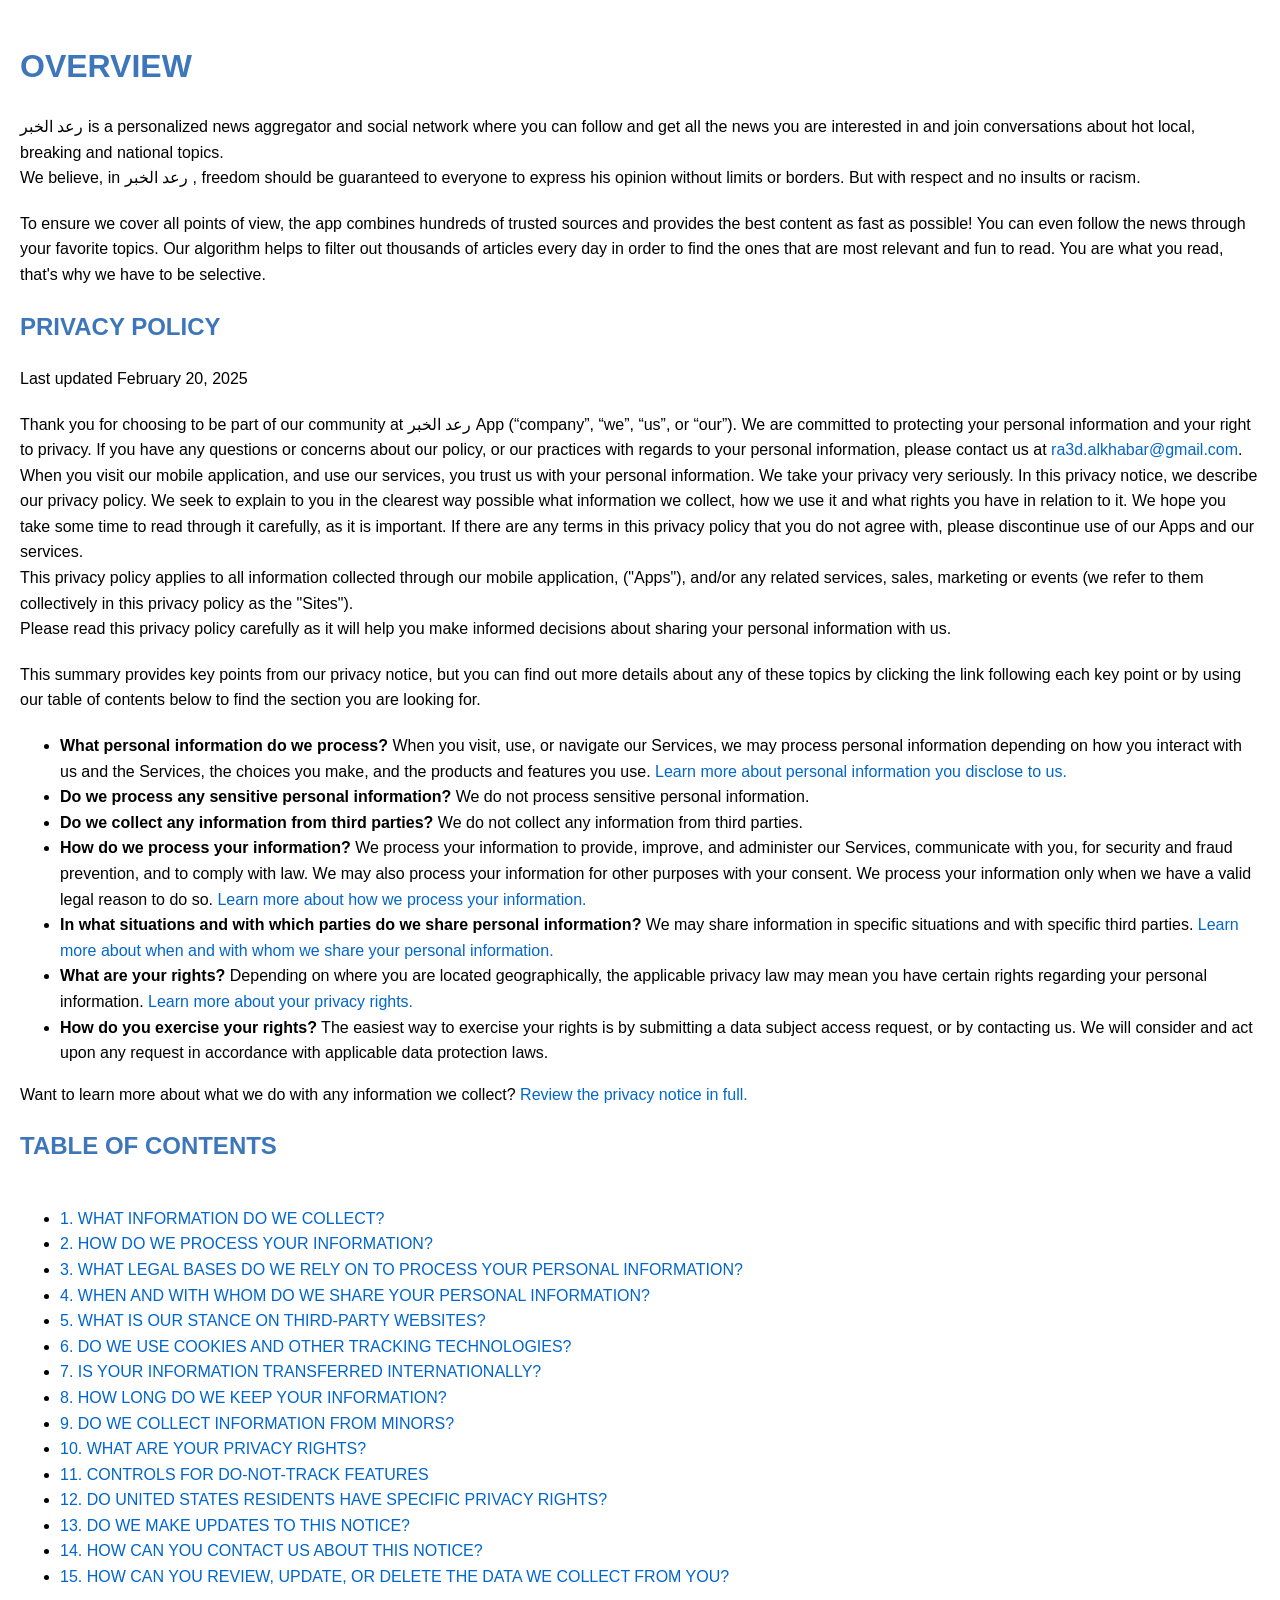
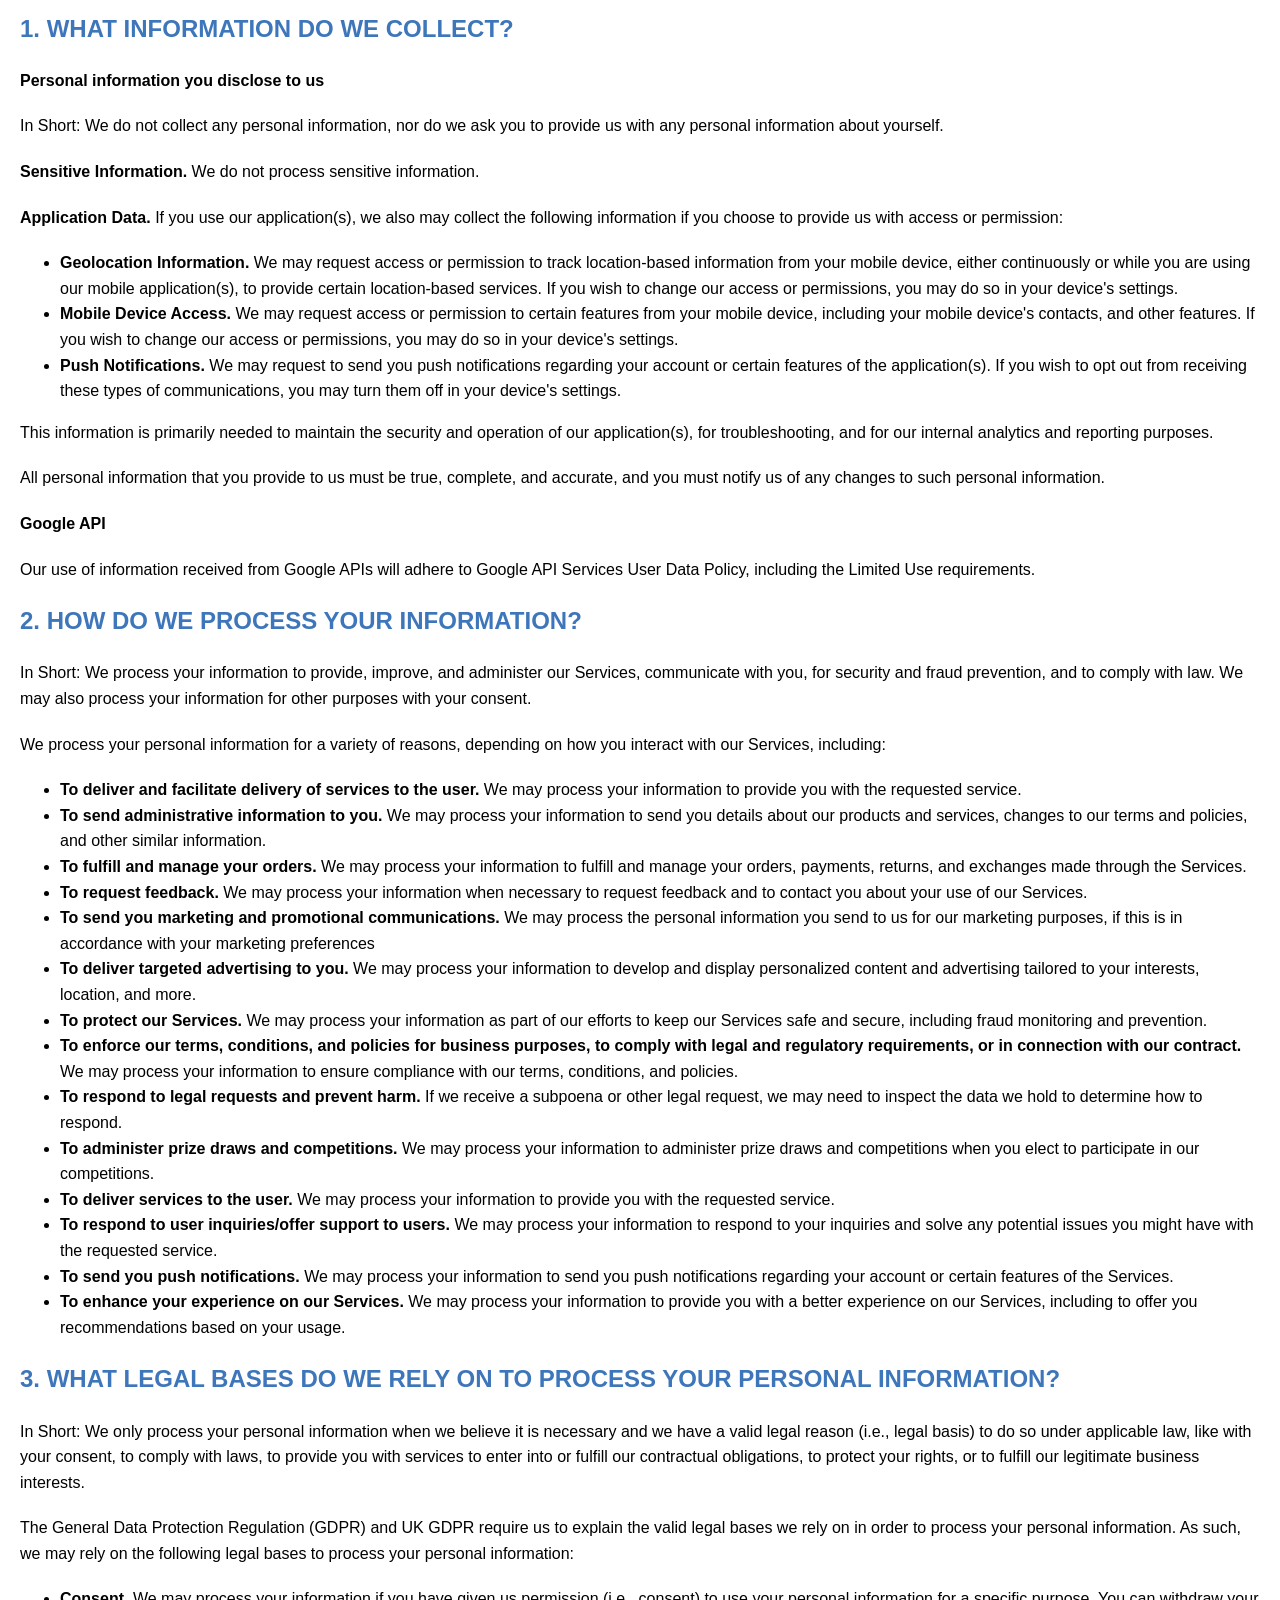
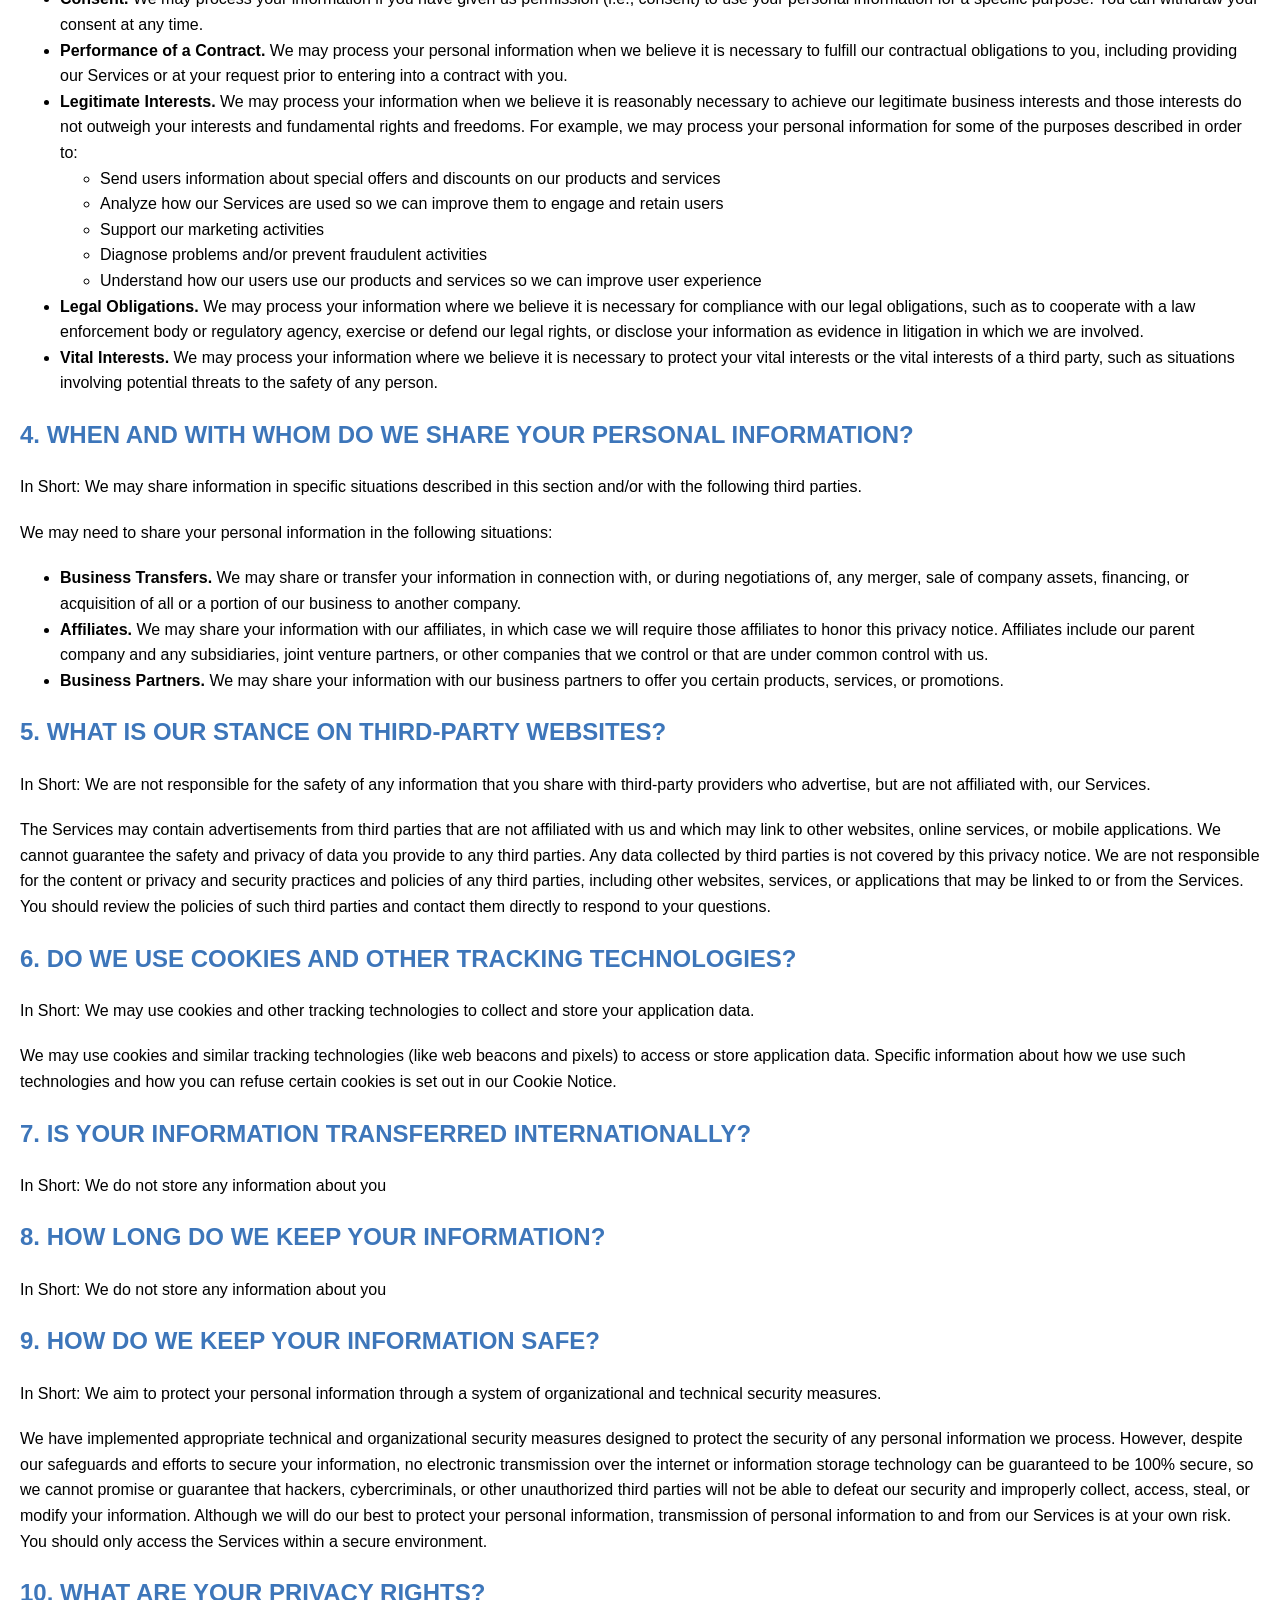
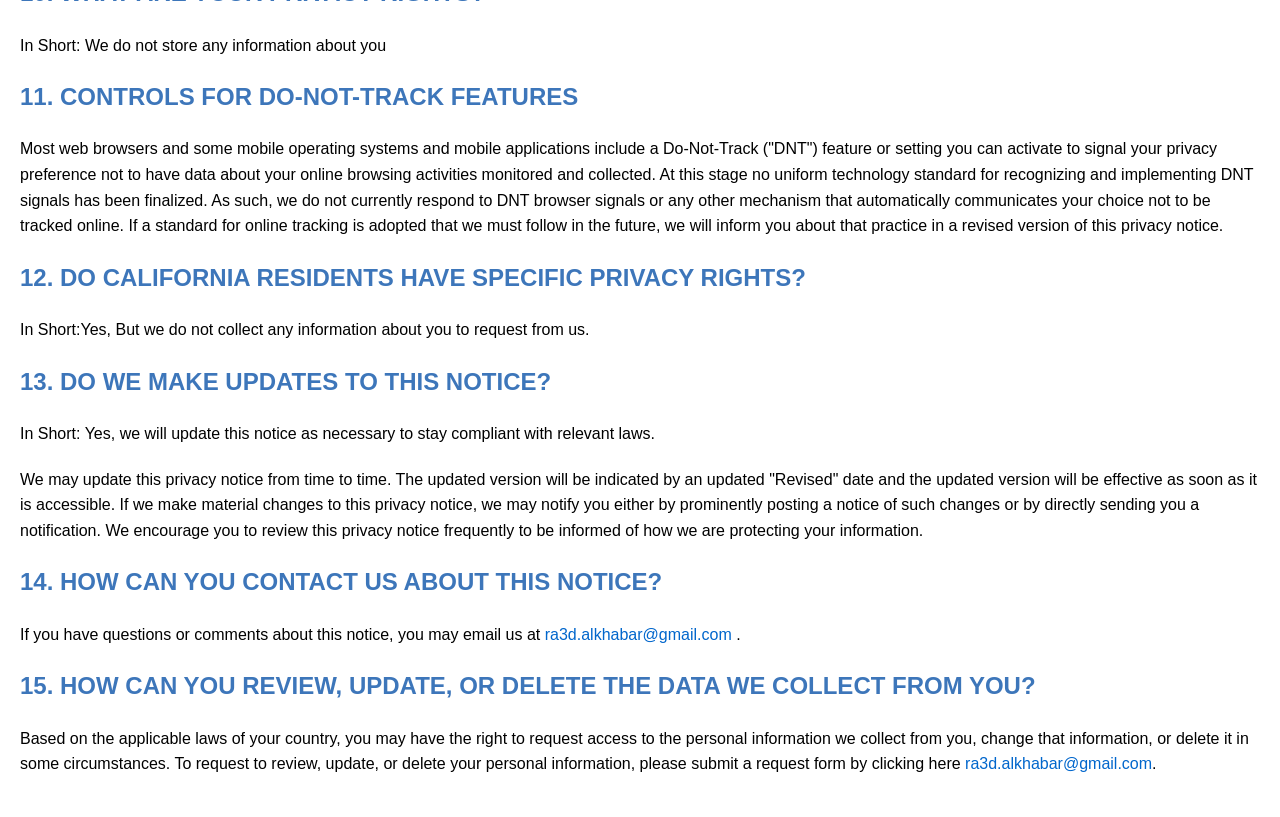
<file: raadnewsprivacypolicy.html>
<!DOCTYPE html>
<html lang="en">
<head>
    <meta charset="UTF-8">
    <meta name="viewport" content="width=device-width, initial-scale=1.0">
    <title>Privacy Policy</title>
    <style>
        body {
            font-family: Arial, sans-serif;
            line-height: 1.6;
            margin: 0;
            padding: 0;
            padding: 20px;
        }
        h1, h2, h3 {
            color: #3d76ba;
        }
        p {
            margin-bottom: 20px;
        }
        .toc {
            margin-bottom: 40px;
        }
        .toc ul {
            list-style-type: none;
            padding-left: 0;
        }
        .toc li {
            margin-bottom: 10px;
        }
        a {
            color: #0066cc;
            text-decoration: none;
        }
        a:hover {
            text-decoration: underline;
        }
    </style>
</head>
<body>
    <h1>OVERVIEW</h1>
    <p>رعد الخبر is a personalized news aggregator and social network where you can follow and get all the news you are interested in and join conversations about hot local, breaking and national topics.<br>We believe, in رعد الخبر , freedom should be guaranteed to everyone to express his opinion without limits or borders. But with respect and no insults or racism.</p>
    <p>To ensure we cover all points of view, the app combines hundreds of trusted sources and provides the best content as fast as possible! You can even follow the news through your favorite topics. Our algorithm helps to filter out thousands of articles every day in order to find the ones that are most relevant and fun to read. You are what you read, that's why we have to be selective.</p>
    
    <h2>PRIVACY POLICY</h2>
    <p>Last updated February 20, 2025</p>

    <p>Thank you for choosing to be part of our community at رعد الخبر App (“company”, “we”, “us”, or “our”). We are committed to protecting your personal information and your right to privacy. If you have any questions or concerns about our policy, or our practices with regards to your personal information, please contact us at <a href="mailto:ra3d.alkhabar@gmail.com">ra3d.alkhabar@gmail.com</a>.

    <br>When you visit our mobile application, and use our services, you trust us with your personal information. We take your privacy very seriously. In this privacy notice, we describe our privacy policy. We seek to explain to you in the clearest way possible what information we collect, how we use it and what rights you have in relation to it. We hope you take some time to read through it carefully, as it is important. If there are any terms in this privacy policy that you do not agree with, please discontinue use of our Apps and our services.
    
    <br>This privacy policy applies to all information collected through our mobile application,  ("Apps"), and/or any related services, sales, marketing or events (we refer to them collectively in this privacy policy as the "Sites"). 
    
    <br>Please read this privacy policy carefully as it will help you make informed decisions about sharing your personal information with us. </p>

    <p>This summary provides key points from our privacy notice, but you can find out more details about any of these topics by clicking the link following each key point or by using our table of contents below to find the section you are looking for.</p>
    
    <ul>
        <li><strong>What personal information do we process?</strong> When you visit, use, or navigate our Services, we may process personal information depending on how you interact with us and the Services, the choices you make, and the products and features you use. <a href="#section1">Learn more about personal information you disclose to us.</a></li>
        <li><strong>Do we process any sensitive personal information?</strong> We do not process sensitive personal information.</li>
        <li><strong>Do we collect any information from third parties?</strong> We do not collect any information from third parties.</li>
        <li><strong>How do we process your information?</strong> We process your information to provide, improve, and administer our Services, communicate with you, for security and fraud prevention, and to comply with law. We may also process your information for other purposes with your consent. We process your information only when we have a valid legal reason to do so. <a href="#section2">Learn more about how we process your information.</a></li>
        <li><strong>In what situations and with which parties do we share personal information?</strong> We may share information in specific situations and with specific third parties. <a href="#section3">Learn more about when and with whom we share your personal information.</a></li>
        <li><strong>What are your rights?</strong> Depending on where you are located geographically, the applicable privacy law may mean you have certain rights regarding your personal information. <a href="#section4">Learn more about your privacy rights.</a></li>
        <li><strong>How do you exercise your rights?</strong> The easiest way to exercise your rights is by submitting a data subject access request, or by contacting us. We will consider and act upon any request in accordance with applicable data protection laws.</li>
    </ul>
    <p>Want to learn more about what we do with any information we collect? <a href="#fullpolicy">Review the privacy notice in full.</a></p>

    <h2 class="toc">TABLE OF CONTENTS</h2>
    <ul>
        <li><a href="#section1">1. WHAT INFORMATION DO WE COLLECT?</a></li>
        <li><a href="#section2">2. HOW DO WE PROCESS YOUR INFORMATION?</a></li>
        <li><a href="#section3">3. WHAT LEGAL BASES DO WE RELY ON TO PROCESS YOUR PERSONAL INFORMATION?</a></li>
        <li><a href="#section4">4. WHEN AND WITH WHOM DO WE SHARE YOUR PERSONAL INFORMATION?</a></li>
        <li><a href="#section5">5. WHAT IS OUR STANCE ON THIRD-PARTY WEBSITES?</a></li>
        <li><a href="#section6">6. DO WE USE COOKIES AND OTHER TRACKING TECHNOLOGIES?</a></li>
        <li><a href="#section7">7. IS YOUR INFORMATION TRANSFERRED INTERNATIONALLY?</a></li>
        <li><a href="#section8">8. HOW LONG DO WE KEEP YOUR INFORMATION?</a></li>
        <li><a href="#section9">9. DO WE COLLECT INFORMATION FROM MINORS?</a></li>
        <li><a href="#section10">10. WHAT ARE YOUR PRIVACY RIGHTS?</a></li>
        <li><a href="#section11">11. CONTROLS FOR DO-NOT-TRACK FEATURES</a></li>
        <li><a href="#section12">12. DO UNITED STATES RESIDENTS HAVE SPECIFIC PRIVACY RIGHTS?</a></li>
        <li><a href="#section13">13. DO WE MAKE UPDATES TO THIS NOTICE?</a></li>
        <li><a href="#section14">14. HOW CAN YOU CONTACT US ABOUT THIS NOTICE?</a></li>
        <li><a href="#section15">15. HOW CAN YOU REVIEW, UPDATE, OR DELETE THE DATA WE COLLECT FROM YOU?</a></li>
    </ul>

    <h2 id="section1">1. WHAT INFORMATION DO WE COLLECT?</h2>
    <p><strong>Personal information you disclose to us</strong></p>
    <p>In Short: We do not collect any personal information, nor do we ask you to provide us with any personal information about yourself.</p>
    <p><strong>Sensitive Information.</strong> We do not process sensitive information.</p>
    <p><strong>Application Data.</strong> If you use our application(s), we also may collect the following information if you choose to provide us with access or permission:</p>
    <ul>
        <li><strong>Geolocation Information.</strong> We may request access or permission to track location-based information from your mobile device, either continuously or while you are using our mobile application(s), to provide certain location-based services. If you wish to change our access or permissions, you may do so in your device's settings.</li>
        <li><strong>Mobile Device Access.</strong> We may request access or permission to certain features from your mobile device, including your mobile device's contacts, and other features. If you wish to change our access or permissions, you may do so in your device's settings.</li>
        <li><strong>Push Notifications.</strong> We may request to send you push notifications regarding your account or certain features of the application(s). If you wish to opt out from receiving these types of communications, you may turn them off in your device's settings.</li>
    </ul>
    <p>This information is primarily needed to maintain the security and operation of our application(s), for troubleshooting, and for our internal analytics and reporting purposes.</p>
    <p>All personal information that you provide to us must be true, complete, and accurate, and you must notify us of any changes to such personal information.</p>
    <p><strong>Google API</strong></p>
    <p>Our use of information received from Google APIs will adhere to Google API Services User Data Policy, including the Limited Use requirements.</p>

    <h2 id="section2">2. HOW DO WE PROCESS YOUR INFORMATION?</h2>
    <p>In Short: We process your information to provide, improve, and administer our Services, communicate with you, for security and fraud prevention, and to comply with law. We may also process your information for other purposes with your consent.</p>
    <p>We process your personal information for a variety of reasons, depending on how you interact with our Services, including:</p>
    <ul>
        <li><strong>To deliver and facilitate delivery of services to the user.</strong> We may process your information to provide you with the requested service.</li>
        <li><strong>To send administrative information to you.</strong> We may process your information to send you details about our products and services, changes to our terms and policies, and other similar information.</li>
        <li><strong>To fulfill and manage your orders.</strong> We may process your information to fulfill and manage your orders, payments, returns, and exchanges made through the Services.</li>
        <li><strong>To request feedback.</strong> We may process your information when necessary to request feedback and to contact you about your use of our Services.</li>
        <li><strong>To send you marketing and promotional communications.</strong> We may process the personal information you send to us for our marketing purposes, if this is in accordance with your marketing preferences</li>
        <li><strong>To deliver targeted advertising to you.</strong> We may process your information to develop and display personalized content and advertising tailored to your interests, location, and more.</li>
        <li><strong>To protect our Services.</strong> We may process your information as part of our efforts to keep our Services safe and secure, including fraud monitoring and prevention.</li>
        <li><strong>To enforce our terms, conditions, and policies for business purposes, to comply with legal and regulatory requirements, or in connection with our contract.</strong> We may process your information to ensure compliance with our terms, conditions, and policies.</li>
        <li><strong>To respond to legal requests and prevent harm.</strong> If we receive a subpoena or other legal request, we may need to inspect the data we hold to determine how to respond.</li>
        <li><strong>To administer prize draws and competitions.</strong> We may process your information to administer prize draws and competitions when you elect to participate in our competitions.</li>
        <li><strong>To deliver services to the user.</strong> We may process your information to provide you with the requested service.</li>
        <li><strong>To respond to user inquiries/offer support to users.</strong> We may process your information to respond to your inquiries and solve any potential issues you might have with the requested service.</li>
        <li><strong>To send you push notifications.</strong> We may process your information to send you push notifications regarding your account or certain features of the Services.</li>
        <li><strong>To enhance your experience on our Services.</strong> We may process your information to provide you with a better experience on our Services, including to offer you recommendations based on your usage.</li>
    </ul>

    <h2 id="section3">3. WHAT LEGAL BASES DO WE RELY ON TO PROCESS YOUR PERSONAL INFORMATION?</h2>
    <p>In Short: We only process your personal information when we believe it is necessary and we have a valid legal reason (i.e., legal basis) to do so under applicable law, like with your consent, to comply with laws, to provide you with services to enter into or fulfill our contractual obligations, to protect your rights, or to fulfill our legitimate business interests.</p>
    <p>The General Data Protection Regulation (GDPR) and UK GDPR require us to explain the valid legal bases we rely on in order to process your personal information. As such, we may rely on the following legal bases to process your personal information:</p>
    <ul>
        <li><strong>Consent.</strong> We may process your information if you have given us permission (i.e., consent) to use your personal information for a specific purpose. You can withdraw your consent at any time.</li>
        <li><strong>Performance of a Contract.</strong> We may process your personal information when we believe it is necessary to fulfill our contractual obligations to you, including providing our Services or at your request prior to entering into a contract with you.</li>
        <li><strong>Legitimate Interests.</strong> We may process your information when we believe it is reasonably necessary to achieve our legitimate business interests and those interests do not outweigh your interests and fundamental rights and freedoms. For example, we may process your personal information for some of the purposes described in order to:</li>
        <ul>
            <li>Send users information about special offers and discounts on our products and services</li>
            <li>Analyze how our Services are used so we can improve them to engage and retain users</li>
            <li>Support our marketing activities</li>
            <li>Diagnose problems and/or prevent fraudulent activities</li>
            <li>Understand how our users use our products and services so we can improve user experience</li>
        </ul>
        <li><strong>Legal Obligations.</strong> We may process your information where we believe it is necessary for compliance with our legal obligations, such as to cooperate with a law enforcement body or regulatory agency, exercise or defend our legal rights, or disclose your information as evidence in litigation in which we are involved.</li>
        <li><strong>Vital Interests.</strong> We may process your information where we believe it is necessary to protect your vital interests or the vital interests of a third party, such as situations involving potential threats to the safety of any person.</li>
    </ul>

    <h2 id="section4">4. WHEN AND WITH WHOM DO WE SHARE YOUR PERSONAL INFORMATION?</h2>
    <p>In Short: We may share information in specific situations described in this section and/or with the following third parties.</p>
    <p>We may need to share your personal information in the following situations:</p>
    <ul>
        <li><strong>Business Transfers.</strong> We may share or transfer your information in connection with, or during negotiations of, any merger, sale of company assets, financing, or acquisition of all or a portion of our business to another company.</li>
        <li><strong>Affiliates.</strong> We may share your information with our affiliates, in which case we will require those affiliates to honor this privacy notice. Affiliates include our parent company and any subsidiaries, joint venture partners, or other companies that we control or that are under common control with us.</li>
        <li><strong>Business Partners.</strong> We may share your information with our business partners to offer you certain products, services, or promotions.</li>
    </ul>

    <h2 id="section5">5. WHAT IS OUR STANCE ON THIRD-PARTY WEBSITES?</h2>
    <p>In Short: We are not responsible for the safety of any information that you share with third-party providers who advertise, but are not affiliated with, our Services.</p>
    <p>The Services may contain advertisements from third parties that are not affiliated with us and which may link to other websites, online services, or mobile applications. We cannot guarantee the safety and privacy of data you provide to any third parties. Any data collected by third parties is not covered by this privacy notice. We are not responsible for the content or privacy and security practices and policies of any third parties, including other websites, services, or applications that may be linked to or from the Services. You should review the policies of such third parties and contact them directly to respond to your questions.</p>

    <h2 id="section6">6. DO WE USE COOKIES AND OTHER TRACKING TECHNOLOGIES?</h2>
    <p>In Short: We may use cookies and other tracking technologies to collect and store your application data.</p>
    <p>We may use cookies and similar tracking technologies (like web beacons and pixels) to access or store application data. Specific information about how we use such technologies and how you can refuse certain cookies is set out in our Cookie Notice.</p>

    <h2 id="section7">7. IS YOUR INFORMATION TRANSFERRED INTERNATIONALLY?</h2>
    <p>In Short: We do not store any information about you</p>
    
    <h2 id="section8">8. HOW LONG DO WE KEEP YOUR INFORMATION?</h2>
    <p>In Short: We do not store any information about you</p>

    <h2 id="section9">9. HOW DO WE KEEP YOUR INFORMATION SAFE?</h2>
    <p>In Short: We aim to protect your personal information through a system of organizational and technical security measures.</p>
    <p>We have implemented appropriate technical and organizational security measures designed to protect the security of any personal information we process. However, despite our safeguards and efforts to secure your information, no electronic transmission over the internet or information storage technology can be guaranteed to be 100% secure, so we cannot promise or guarantee that hackers, cybercriminals, or other unauthorized third parties will not be able to defeat our security and improperly collect, access, steal, or modify your information. Although we will do our best to protect your personal information, transmission of personal information to and from our Services is at your own risk. You should only access the Services within a secure environment.</p>

    <h2 id="section10">10. WHAT ARE YOUR PRIVACY RIGHTS?</h2>
    <p>In Short: We do not store any information about you</p>

    <h2 id="section11">11. CONTROLS FOR DO-NOT-TRACK FEATURES</h2>
    <p>Most web browsers and some mobile operating systems and mobile applications include a Do-Not-Track ("DNT") feature or setting you can activate to signal your privacy preference not to have data about your online browsing activities monitored and collected. At this stage no uniform technology standard for recognizing and implementing DNT signals has been finalized. As such, we do not currently respond to DNT browser signals or any other mechanism that automatically communicates your choice not to be tracked online. If a standard for online tracking is adopted that we must follow in the future, we will inform you about that practice in a revised version of this privacy notice.</p>

    <h2 id="section12">12. DO CALIFORNIA RESIDENTS HAVE SPECIFIC PRIVACY RIGHTS?</h2>
    <p>In Short:Yes, But we do not collect any information about you to request from us.</p>
    
    <h2 id="section13">13. DO WE MAKE UPDATES TO THIS NOTICE?</h2>
    <p>In Short: Yes, we will update this notice as necessary to stay compliant with relevant laws.</p>
    <p>We may update this privacy notice from time to time. The updated version will be indicated by an updated "Revised" date and the updated version will be effective as soon as it is accessible. If we make material changes to this privacy notice, we may notify you either by prominently posting a notice of such changes or by directly sending you a notification. We encourage you to review this privacy notice frequently to be informed of how we are protecting your information.</p>

    <h2 id="section14">14. HOW CAN YOU CONTACT US ABOUT THIS NOTICE?</h2>
    <p>If you have questions or comments about this notice, you may email us at <a href="mailto:ra3d.alkhabar@gmail.com">ra3d.alkhabar@gmail.com</a> .</p>

    <h2 id="section15">15. HOW CAN YOU REVIEW, UPDATE, OR DELETE THE DATA WE COLLECT FROM YOU?</h2>
    <p>Based on the applicable laws of your country, you may have the right to request access to the personal information we collect from you, change that information, or delete it in some circumstances. To request to review, update, or delete your personal information, please submit a request form by clicking here <a href="mailto:ra3d.alkhabar@gmail.com">ra3d.alkhabar@gmail.com</a>.</p>

</body>
</html>
</file>
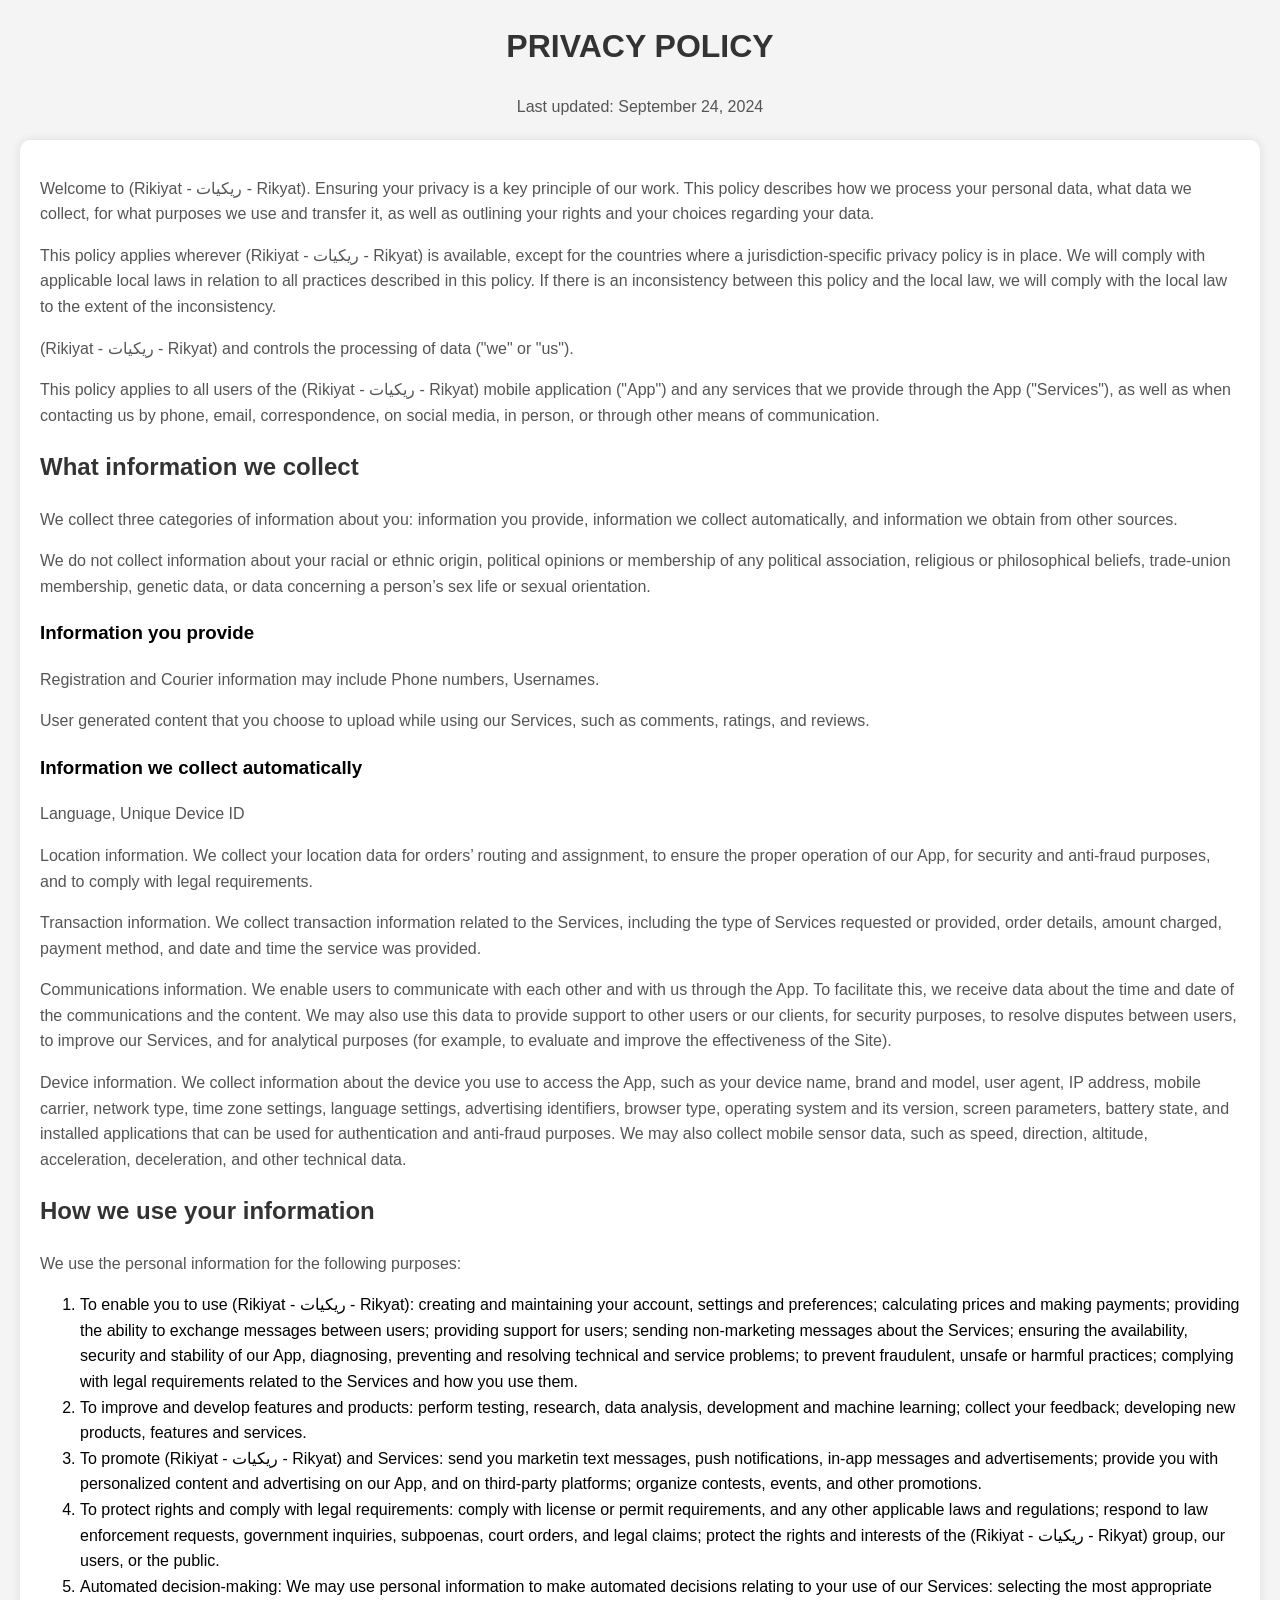
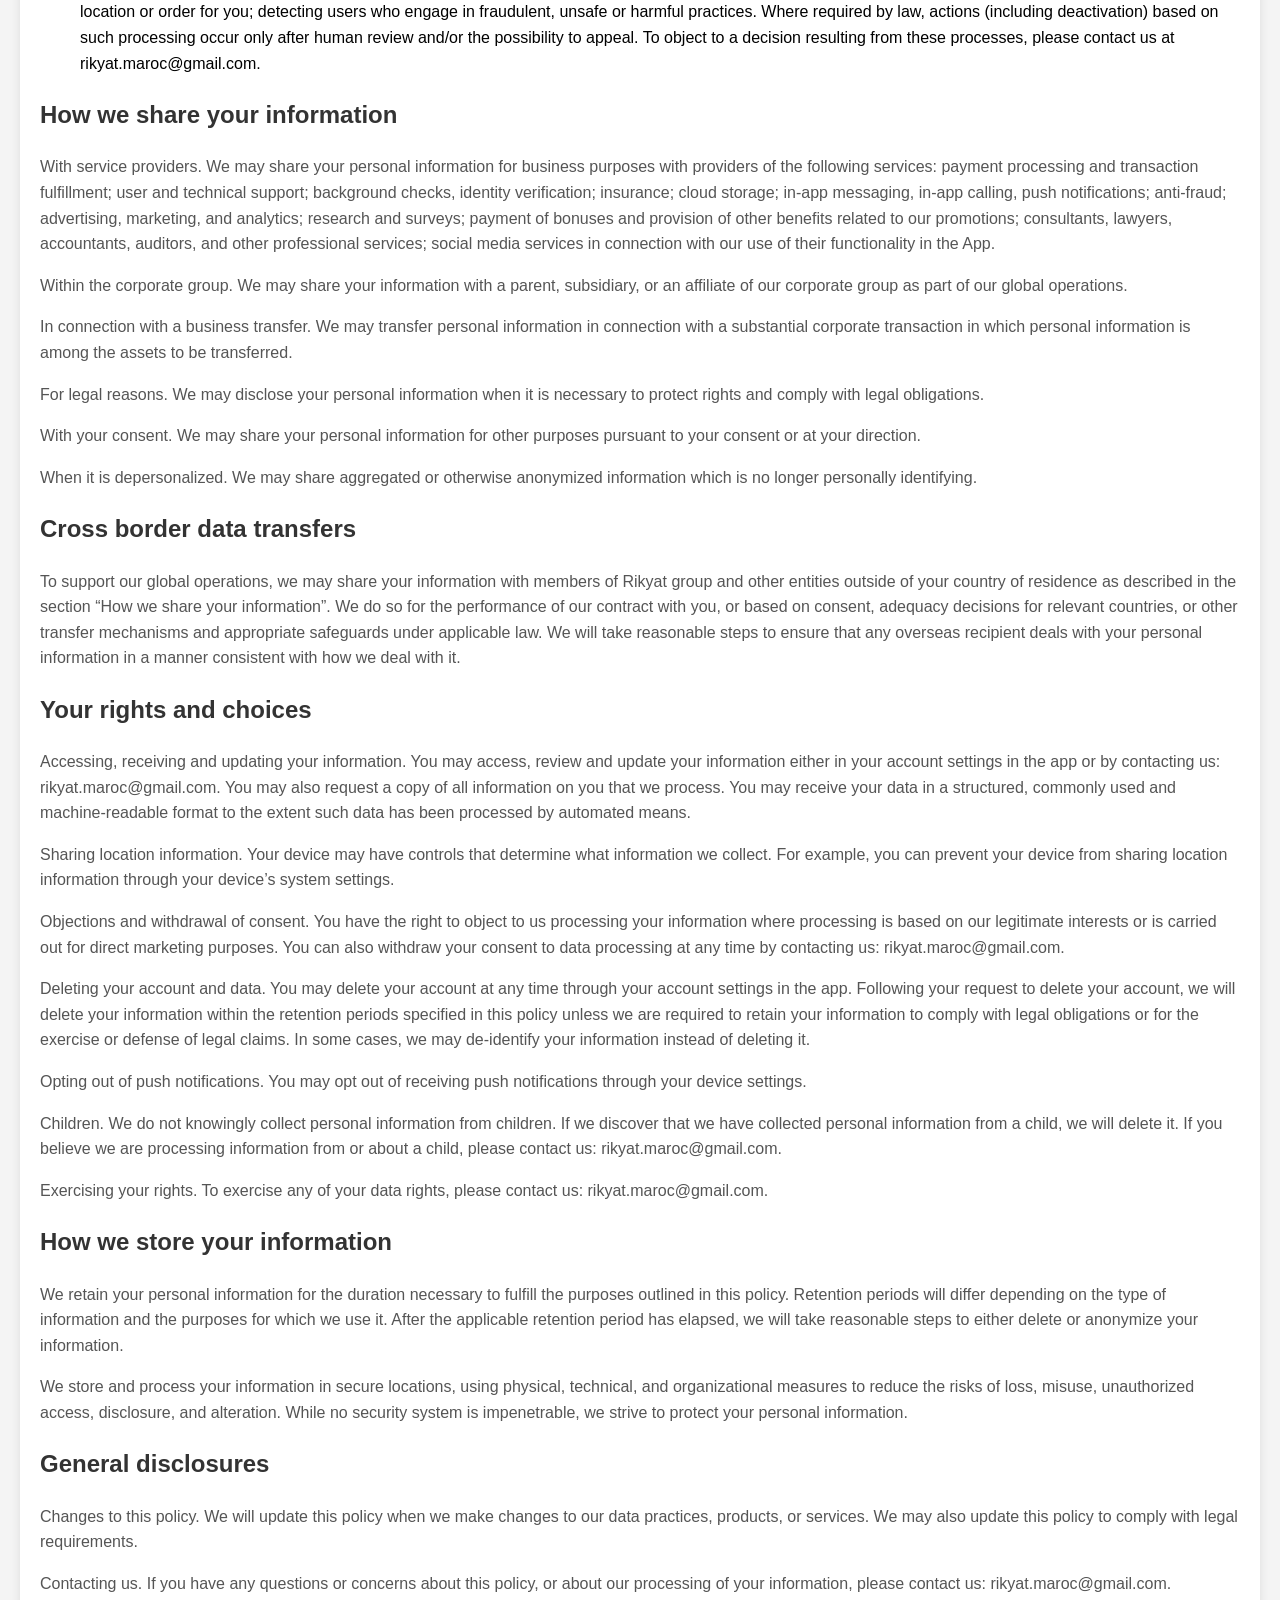
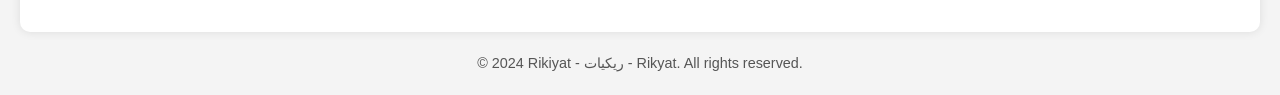
<file: rikyat.privacypolicy.html>
<!DOCTYPE html>
<html lang="en">
<head>
  <meta charset="UTF-8">
  <meta name="viewport" content="width=device-width, initial-scale=1.0">
  <title>Privacy Policy - Rikiyat</title>
  <style>
    body {
      font-family: Arial, sans-serif;
      line-height: 1.6;
      margin: 20px;
      background-color: #f4f4f4;
    }
    header {
      text-align: center;
      margin-bottom: 20px;
    }
    h1, h2 {
      color: #333;
    }
    p {
      color: #555;
      margin-bottom: 15px;
    }
    section {
      background-color: #fff;
      padding: 20px;
      border-radius: 10px;
      box-shadow: 0 0 10px rgba(0, 0, 0, 0.1);
      margin-bottom: 20px;
    }
    footer {
      text-align: center;
      font-size: 0.9em;
      color: #888;
      margin-top: 20px;
    }
  </style>
</head>
<body>

<header>
  <h1>PRIVACY POLICY</h1>
  <p>Last updated: September 24, 2024</p>
</header>

<section>
  <p>Welcome to (Rikiyat - ريكيات - Rikyat). Ensuring your privacy is a key principle of our work. This policy describes how we process your personal data, what data we collect, for what purposes we use and transfer it, as well as outlining your rights and your choices regarding your data.</p>

  <p>This policy applies wherever (Rikiyat - ريكيات - Rikyat) is available, except for the countries where a jurisdiction-specific privacy policy is in place. We will comply with applicable local laws in relation to all practices described in this policy. If there is an inconsistency between this policy and the local law, we will comply with the local law to the extent of the inconsistency.</p>

  <p>(Rikiyat - ريكيات - Rikyat) and controls the processing of data ("we" or "us").</p>

  <p>This policy applies to all users of the (Rikiyat - ريكيات - Rikyat) mobile application ("App") and any services that we provide through the App ("Services"), as well as when contacting us by phone, email, correspondence, on social media, in person, or through other means of communication.</p>

  <h2>What information we collect</h2>

  <p>We collect three categories of information about you: information you provide, information we collect automatically, and information we obtain from other sources.</p>

  <p>We do not collect information about your racial or ethnic origin, political opinions or membership of any political association, religious or philosophical beliefs, trade-union membership, genetic data, or data concerning a person’s sex life or sexual orientation.</p>

  <h3>Information you provide</h3>

  <p>Registration and Courier information may include Phone numbers, Usernames.</p>

  <p>User generated content that you choose to upload while using our Services, such as comments, ratings, and reviews.</p>

  <h3>Information we collect automatically</h3>

  <p>Language, Unique Device ID</p>

  <p>Location information. We collect your location data for orders’ routing and assignment, to ensure the proper operation of our App, for security and anti-fraud purposes, and to comply with legal requirements.</p>

  <p>Transaction information. We collect transaction information related to the Services, including the type of Services requested or provided, order details, amount charged, payment method, and date and time the service was provided.</p>

  <p>Communications information. We enable users to communicate with each other and with us through the App. To facilitate this, we receive data about the time and date of the communications and the content. We may also use this data to provide support to other users or our clients, for security purposes, to resolve disputes between users, to improve our Services, and for analytical purposes (for example, to evaluate and improve the effectiveness of the Site).</p>

  <p>Device information. We collect information about the device you use to access the App, such as your device name, brand and model, user agent, IP address, mobile carrier, network type, time zone settings, language settings, advertising identifiers, browser type, operating system and its version, screen parameters, battery state, and installed applications that can be used for authentication and anti-fraud purposes. We may also collect mobile sensor data, such as speed, direction, altitude, acceleration, deceleration, and other technical data.</p>

  <h2>How we use your information</h2>

  <p>We use the personal information for the following purposes:</p>

  <ol>
    <li>To enable you to use (Rikiyat - ريكيات - Rikyat): creating and maintaining your account, settings and preferences; calculating prices and making payments; providing the ability to exchange messages between users; providing support for users; sending non-marketing messages about the Services; ensuring the availability, security and stability of our App, diagnosing, preventing and resolving technical and service problems; to prevent fraudulent, unsafe or harmful practices; complying with legal requirements related to the Services and how you use them.</li>
    <li>To improve and develop features and products: perform testing, research, data analysis, development and machine learning; collect your feedback; developing new products, features and services.</li>
    <li>To promote (Rikiyat - ريكيات - Rikyat) and Services: send you marketin text messages, push notifications, in-app messages and advertisements; provide you with personalized content and advertising on our App, and on third-party platforms; organize contests, events, and other promotions.</li>
    <li>To protect rights and comply with legal requirements: comply with license or permit requirements, and any other applicable laws and regulations; respond to law enforcement requests, government inquiries, subpoenas, court orders, and legal claims; protect the rights and interests of the (Rikiyat - ريكيات - Rikyat) group, our users, or the public.</li>
    <li>Automated decision-making: We may use personal information to make automated decisions relating to your use of our Services: selecting the most appropriate location or order for you; detecting users who engage in fraudulent, unsafe or harmful practices. Where required by law, actions (including deactivation) based on such processing occur only after human review and/or the possibility to appeal. To object to a decision resulting from these processes, please contact us at rikyat.maroc@gmail.com.</li>
  </ol>

  <h2>How we share your information</h2>

  <p>With service providers. We may share your personal information for business purposes with providers of the following services: payment processing and transaction fulfillment; user and technical support; background checks, identity verification; insurance; cloud storage; in-app messaging, in-app calling, push notifications; anti-fraud; advertising, marketing, and analytics; research and surveys; payment of bonuses and provision of other benefits related to our promotions; consultants, lawyers, accountants, auditors, and other professional services; social media services in connection with our use of their functionality in the App.</p>

  <p>Within the corporate group. We may share your information with a parent, subsidiary, or an affiliate of our corporate group as part of our global operations.</p>

  <p>In connection with a business transfer. We may transfer personal information in connection with a substantial corporate transaction in which personal information is among the assets to be transferred.</p>

  <p>For legal reasons. We may disclose your personal information when it is necessary to protect rights and comply with legal obligations.</p>

  <p>With your consent. We may share your personal information for other purposes pursuant to your consent or at your direction.</p>

  <p>When it is depersonalized. We may share aggregated or otherwise anonymized information which is no longer personally identifying.</p>

  <h2>Cross border data transfers</h2>

  <p>To support our global operations, we may share your information with members of Rikyat group and other entities outside of your country of residence as described in the section “How we share your information”. We do so for the performance of our contract with you, or based on consent, adequacy decisions for relevant countries, or other transfer mechanisms and appropriate safeguards under applicable law. We will take reasonable steps to ensure that any overseas recipient deals with your personal information in a manner consistent with how we deal with it.</p>

  <h2>Your rights and choices</h2>

  <p>Accessing, receiving and updating your information. You may access, review and update your information either in your account settings in the app or by contacting us: rikyat.maroc@gmail.com. You may also request a copy of all information on you that we process. You may receive your data in a structured, commonly used and machine-readable format to the extent such data has been processed by automated means.</p>

  <p>Sharing location information. Your device may have controls that determine what information we collect. For example, you can prevent your device from sharing location information through your device’s system settings.</p>

  <p>Objections and withdrawal of consent. You have the right to object to us processing your information where processing is based on our legitimate interests or is carried out for direct marketing purposes. You can also withdraw your consent to data processing at any time by contacting us: rikyat.maroc@gmail.com.</p>

  <p>Deleting your account and data. You may delete your account at any time through your account settings in the app. Following your request to delete your account, we will delete your information within the retention periods specified in this policy unless we are required to retain your information to comply with legal obligations or for the exercise or defense of legal claims. In some cases, we may de-identify your information instead of deleting it.</p>

  <p>Opting out of push notifications. You may opt out of receiving push notifications through your device settings.</p>

  <p>Children. We do not knowingly collect personal information from children. If we discover that we have collected personal information from a child, we will delete it. If you believe we are processing information from or about a child, please contact us: rikyat.maroc@gmail.com.</p>

  <p>Exercising your rights. To exercise any of your data rights, please contact us: rikyat.maroc@gmail.com.</p>

  <h2>How we store your information</h2>

  <p>We retain your personal information for the duration necessary to fulfill the purposes outlined in this policy. Retention periods will differ depending on the type of information and the purposes for which we use it. After the applicable retention period has elapsed, we will take reasonable steps to either delete or anonymize your information.</p>

  <p>We store and process your information in secure locations, using physical, technical, and organizational measures to reduce the risks of loss, misuse, unauthorized access, disclosure, and alteration. While no security system is impenetrable, we strive to protect your personal information.</p>

  <h2>General disclosures</h2>

  <p>Changes to this policy. We will update this policy when we make changes to our data practices, products, or services. We may also update this policy to comply with legal requirements.</p>

  <p>Contacting us. If you have any questions or concerns about this policy, or about our processing of your information, please contact us: rikyat.maroc@gmail.com.</p>
</section>

<footer>
  <p>© 2024 Rikiyat - ريكيات - Rikyat. All rights reserved.</p>
</footer>

</body>
</html>
</file>
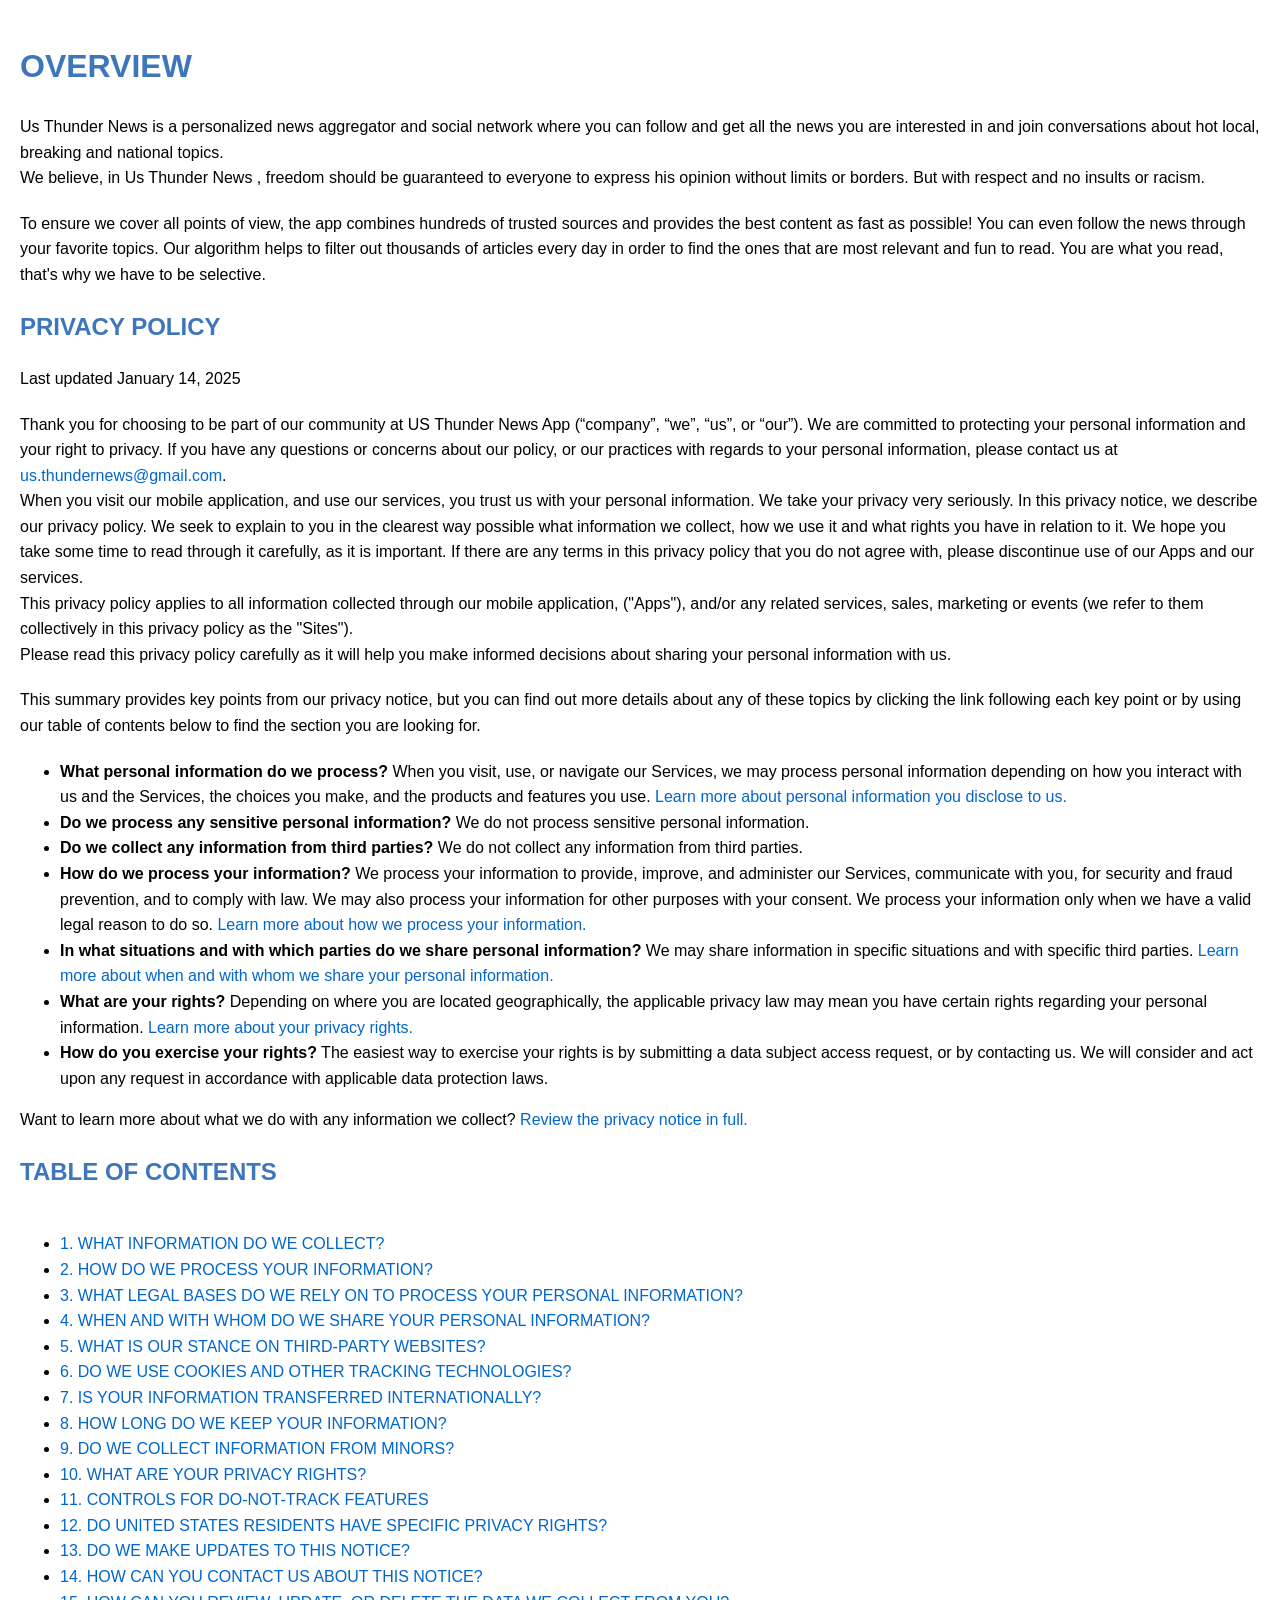
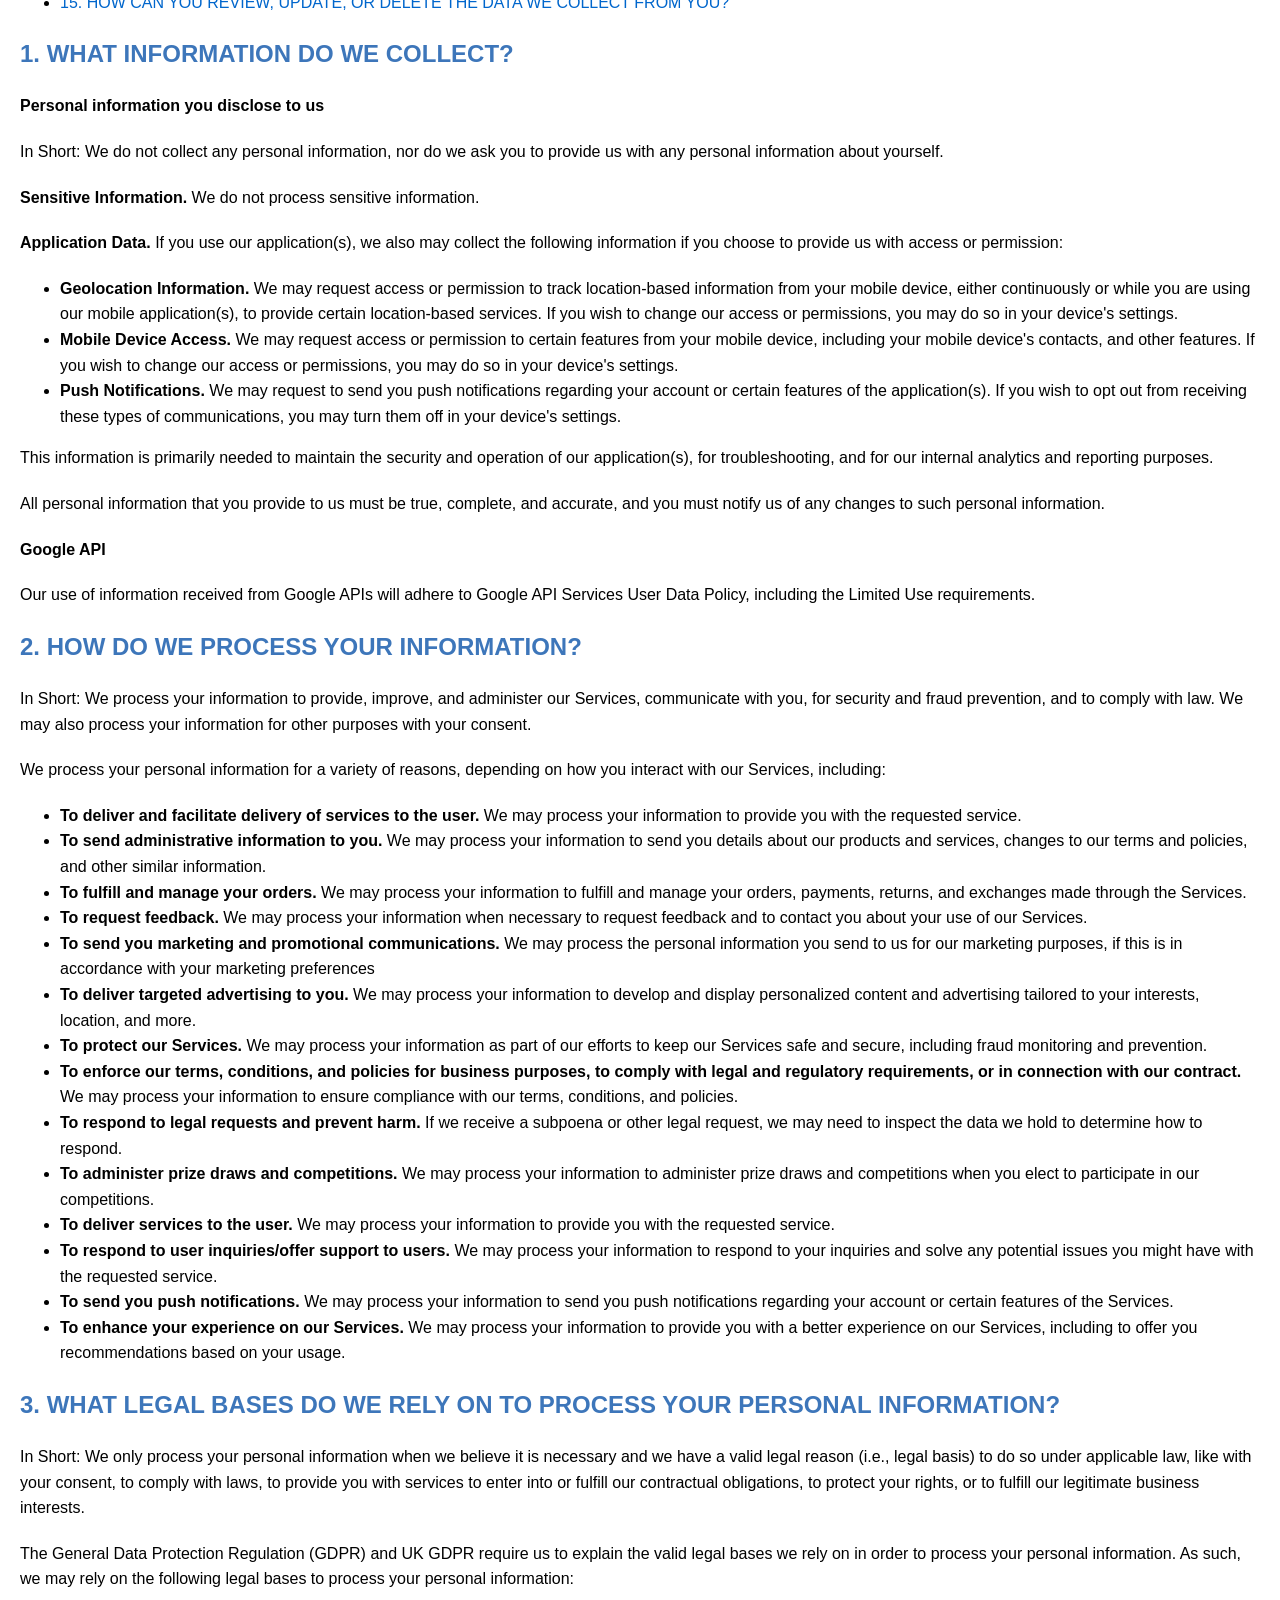
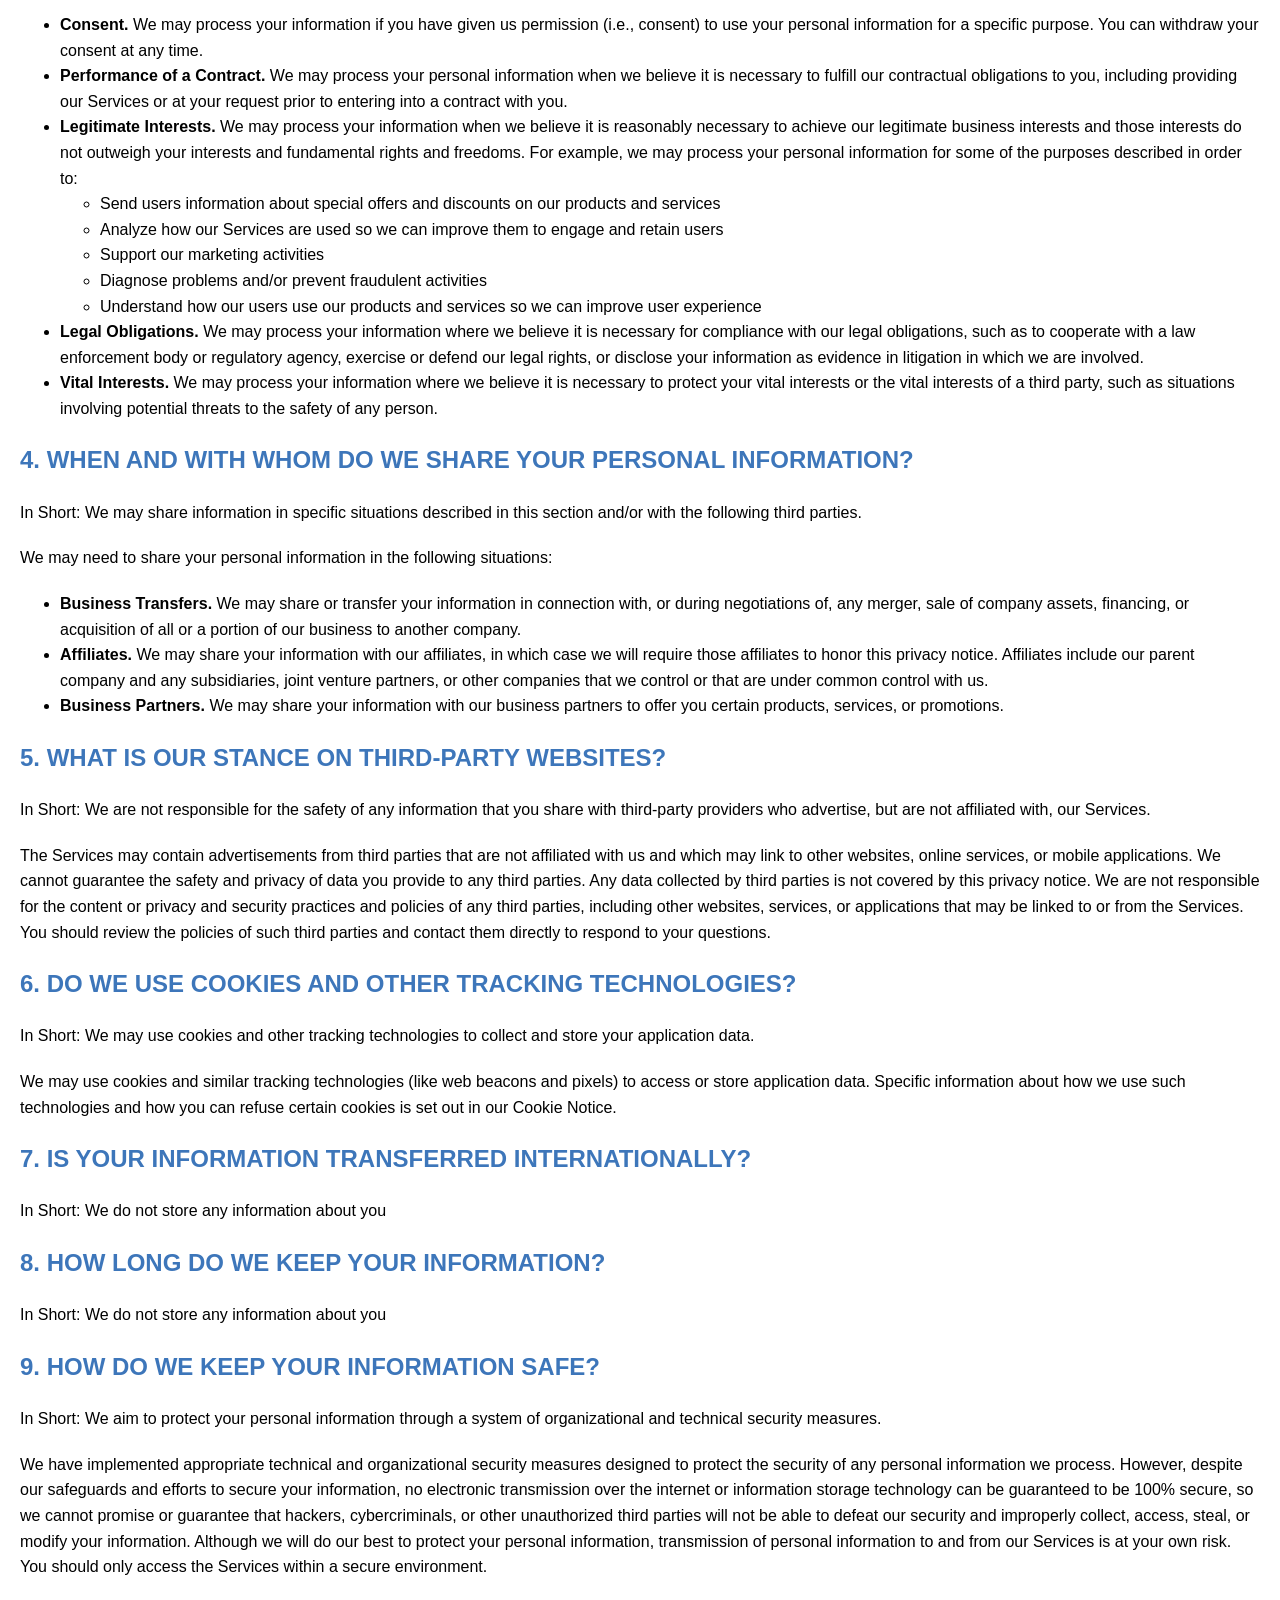
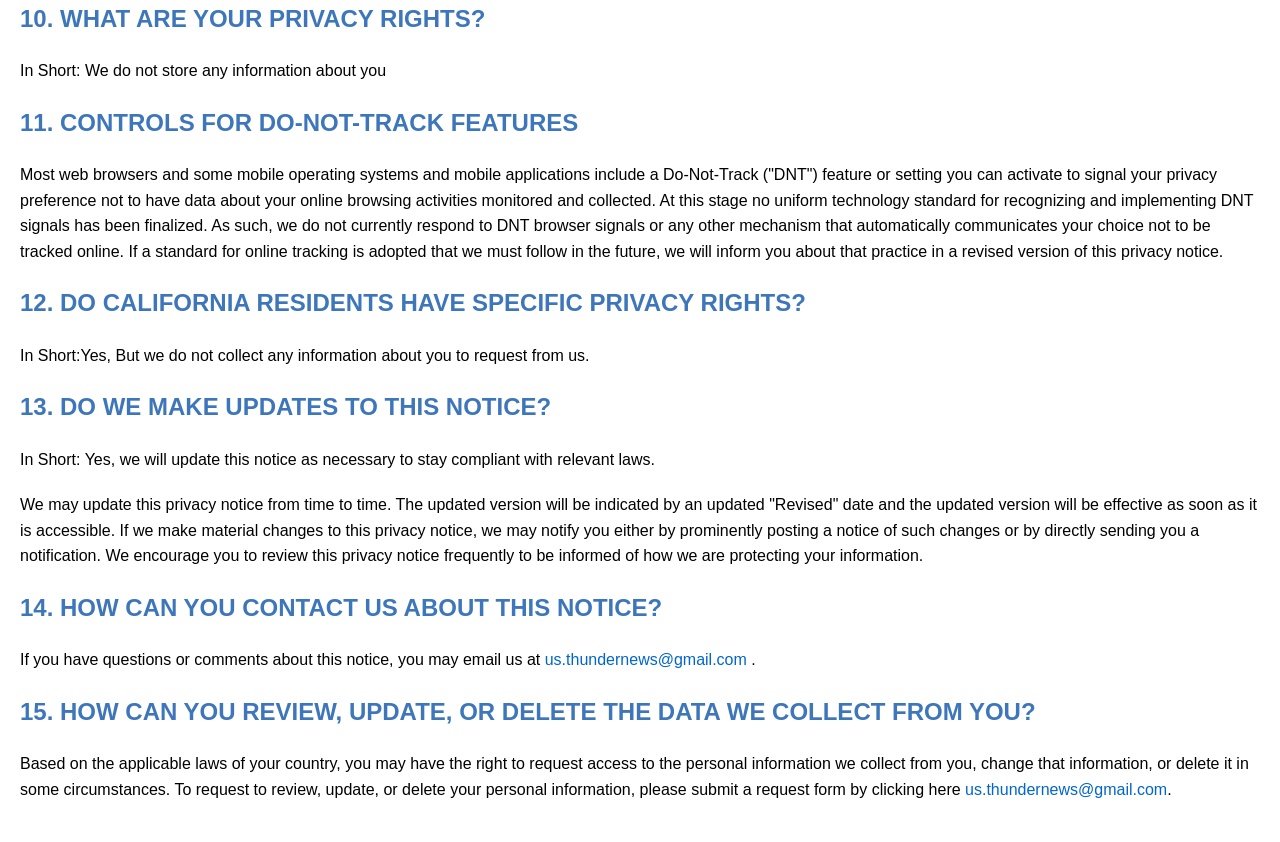
<file: usthundernews.privacypolicy.html>
<!DOCTYPE html>
<html lang="en">
<head>
    <meta charset="UTF-8">
    <meta name="viewport" content="width=device-width, initial-scale=1.0">
    <title>Privacy Policy</title>
    <style>
        body {
            font-family: Arial, sans-serif;
            line-height: 1.6;
            margin: 0;
            padding: 0;
            padding: 20px;
        }
        h1, h2, h3 {
            color: #3d76ba;
        }
        p {
            margin-bottom: 20px;
        }
        .toc {
            margin-bottom: 40px;
        }
        .toc ul {
            list-style-type: none;
            padding-left: 0;
        }
        .toc li {
            margin-bottom: 10px;
        }
        a {
            color: #0066cc;
            text-decoration: none;
        }
        a:hover {
            text-decoration: underline;
        }
    </style>
</head>
<body>
    <h1>OVERVIEW</h1>
    <p>Us Thunder News is a personalized news aggregator and social network where you can follow and get all the news you are interested in and join conversations about hot local, breaking and national topics.<br>We believe, in Us Thunder News , freedom should be guaranteed to everyone to express his opinion without limits or borders. But with respect and no insults or racism.</p>
    <p>To ensure we cover all points of view, the app combines hundreds of trusted sources and provides the best content as fast as possible! You can even follow the news through your favorite topics. Our algorithm helps to filter out thousands of articles every day in order to find the ones that are most relevant and fun to read. You are what you read, that's why we have to be selective.</p>
    
    <h2>PRIVACY POLICY</h2>
    <p>Last updated January 14, 2025</p>

    <p>Thank you for choosing to be part of our community at US Thunder News App (“company”, “we”, “us”, or “our”). We are committed to protecting your personal information and your right to privacy. If you have any questions or concerns about our policy, or our practices with regards to your personal information, please contact us at <a href="mailto:us.thundernews@gmail.com">us.thundernews@gmail.com</a>.

    <br>When you visit our mobile application, and use our services, you trust us with your personal information. We take your privacy very seriously. In this privacy notice, we describe our privacy policy. We seek to explain to you in the clearest way possible what information we collect, how we use it and what rights you have in relation to it. We hope you take some time to read through it carefully, as it is important. If there are any terms in this privacy policy that you do not agree with, please discontinue use of our Apps and our services.
    
    <br>This privacy policy applies to all information collected through our mobile application,  ("Apps"), and/or any related services, sales, marketing or events (we refer to them collectively in this privacy policy as the "Sites"). 
    
    <br>Please read this privacy policy carefully as it will help you make informed decisions about sharing your personal information with us. </p>

    <p>This summary provides key points from our privacy notice, but you can find out more details about any of these topics by clicking the link following each key point or by using our table of contents below to find the section you are looking for.</p>
    
    <ul>
        <li><strong>What personal information do we process?</strong> When you visit, use, or navigate our Services, we may process personal information depending on how you interact with us and the Services, the choices you make, and the products and features you use. <a href="#section1">Learn more about personal information you disclose to us.</a></li>
        <li><strong>Do we process any sensitive personal information?</strong> We do not process sensitive personal information.</li>
        <li><strong>Do we collect any information from third parties?</strong> We do not collect any information from third parties.</li>
        <li><strong>How do we process your information?</strong> We process your information to provide, improve, and administer our Services, communicate with you, for security and fraud prevention, and to comply with law. We may also process your information for other purposes with your consent. We process your information only when we have a valid legal reason to do so. <a href="#section2">Learn more about how we process your information.</a></li>
        <li><strong>In what situations and with which parties do we share personal information?</strong> We may share information in specific situations and with specific third parties. <a href="#section3">Learn more about when and with whom we share your personal information.</a></li>
        <li><strong>What are your rights?</strong> Depending on where you are located geographically, the applicable privacy law may mean you have certain rights regarding your personal information. <a href="#section4">Learn more about your privacy rights.</a></li>
        <li><strong>How do you exercise your rights?</strong> The easiest way to exercise your rights is by submitting a data subject access request, or by contacting us. We will consider and act upon any request in accordance with applicable data protection laws.</li>
    </ul>
    <p>Want to learn more about what we do with any information we collect? <a href="#fullpolicy">Review the privacy notice in full.</a></p>

    <h2 class="toc">TABLE OF CONTENTS</h2>
    <ul>
        <li><a href="#section1">1. WHAT INFORMATION DO WE COLLECT?</a></li>
        <li><a href="#section2">2. HOW DO WE PROCESS YOUR INFORMATION?</a></li>
        <li><a href="#section3">3. WHAT LEGAL BASES DO WE RELY ON TO PROCESS YOUR PERSONAL INFORMATION?</a></li>
        <li><a href="#section4">4. WHEN AND WITH WHOM DO WE SHARE YOUR PERSONAL INFORMATION?</a></li>
        <li><a href="#section5">5. WHAT IS OUR STANCE ON THIRD-PARTY WEBSITES?</a></li>
        <li><a href="#section6">6. DO WE USE COOKIES AND OTHER TRACKING TECHNOLOGIES?</a></li>
        <li><a href="#section7">7. IS YOUR INFORMATION TRANSFERRED INTERNATIONALLY?</a></li>
        <li><a href="#section8">8. HOW LONG DO WE KEEP YOUR INFORMATION?</a></li>
        <li><a href="#section9">9. DO WE COLLECT INFORMATION FROM MINORS?</a></li>
        <li><a href="#section10">10. WHAT ARE YOUR PRIVACY RIGHTS?</a></li>
        <li><a href="#section11">11. CONTROLS FOR DO-NOT-TRACK FEATURES</a></li>
        <li><a href="#section12">12. DO UNITED STATES RESIDENTS HAVE SPECIFIC PRIVACY RIGHTS?</a></li>
        <li><a href="#section13">13. DO WE MAKE UPDATES TO THIS NOTICE?</a></li>
        <li><a href="#section14">14. HOW CAN YOU CONTACT US ABOUT THIS NOTICE?</a></li>
        <li><a href="#section15">15. HOW CAN YOU REVIEW, UPDATE, OR DELETE THE DATA WE COLLECT FROM YOU?</a></li>
    </ul>

    <h2 id="section1">1. WHAT INFORMATION DO WE COLLECT?</h2>
    <p><strong>Personal information you disclose to us</strong></p>
    <p>In Short: We do not collect any personal information, nor do we ask you to provide us with any personal information about yourself.</p>
    <p><strong>Sensitive Information.</strong> We do not process sensitive information.</p>
    <p><strong>Application Data.</strong> If you use our application(s), we also may collect the following information if you choose to provide us with access or permission:</p>
    <ul>
        <li><strong>Geolocation Information.</strong> We may request access or permission to track location-based information from your mobile device, either continuously or while you are using our mobile application(s), to provide certain location-based services. If you wish to change our access or permissions, you may do so in your device's settings.</li>
        <li><strong>Mobile Device Access.</strong> We may request access or permission to certain features from your mobile device, including your mobile device's contacts, and other features. If you wish to change our access or permissions, you may do so in your device's settings.</li>
        <li><strong>Push Notifications.</strong> We may request to send you push notifications regarding your account or certain features of the application(s). If you wish to opt out from receiving these types of communications, you may turn them off in your device's settings.</li>
    </ul>
    <p>This information is primarily needed to maintain the security and operation of our application(s), for troubleshooting, and for our internal analytics and reporting purposes.</p>
    <p>All personal information that you provide to us must be true, complete, and accurate, and you must notify us of any changes to such personal information.</p>
    <p><strong>Google API</strong></p>
    <p>Our use of information received from Google APIs will adhere to Google API Services User Data Policy, including the Limited Use requirements.</p>

    <h2 id="section2">2. HOW DO WE PROCESS YOUR INFORMATION?</h2>
    <p>In Short: We process your information to provide, improve, and administer our Services, communicate with you, for security and fraud prevention, and to comply with law. We may also process your information for other purposes with your consent.</p>
    <p>We process your personal information for a variety of reasons, depending on how you interact with our Services, including:</p>
    <ul>
        <li><strong>To deliver and facilitate delivery of services to the user.</strong> We may process your information to provide you with the requested service.</li>
        <li><strong>To send administrative information to you.</strong> We may process your information to send you details about our products and services, changes to our terms and policies, and other similar information.</li>
        <li><strong>To fulfill and manage your orders.</strong> We may process your information to fulfill and manage your orders, payments, returns, and exchanges made through the Services.</li>
        <li><strong>To request feedback.</strong> We may process your information when necessary to request feedback and to contact you about your use of our Services.</li>
        <li><strong>To send you marketing and promotional communications.</strong> We may process the personal information you send to us for our marketing purposes, if this is in accordance with your marketing preferences</li>
        <li><strong>To deliver targeted advertising to you.</strong> We may process your information to develop and display personalized content and advertising tailored to your interests, location, and more.</li>
        <li><strong>To protect our Services.</strong> We may process your information as part of our efforts to keep our Services safe and secure, including fraud monitoring and prevention.</li>
        <li><strong>To enforce our terms, conditions, and policies for business purposes, to comply with legal and regulatory requirements, or in connection with our contract.</strong> We may process your information to ensure compliance with our terms, conditions, and policies.</li>
        <li><strong>To respond to legal requests and prevent harm.</strong> If we receive a subpoena or other legal request, we may need to inspect the data we hold to determine how to respond.</li>
        <li><strong>To administer prize draws and competitions.</strong> We may process your information to administer prize draws and competitions when you elect to participate in our competitions.</li>
        <li><strong>To deliver services to the user.</strong> We may process your information to provide you with the requested service.</li>
        <li><strong>To respond to user inquiries/offer support to users.</strong> We may process your information to respond to your inquiries and solve any potential issues you might have with the requested service.</li>
        <li><strong>To send you push notifications.</strong> We may process your information to send you push notifications regarding your account or certain features of the Services.</li>
        <li><strong>To enhance your experience on our Services.</strong> We may process your information to provide you with a better experience on our Services, including to offer you recommendations based on your usage.</li>
    </ul>

    <h2 id="section3">3. WHAT LEGAL BASES DO WE RELY ON TO PROCESS YOUR PERSONAL INFORMATION?</h2>
    <p>In Short: We only process your personal information when we believe it is necessary and we have a valid legal reason (i.e., legal basis) to do so under applicable law, like with your consent, to comply with laws, to provide you with services to enter into or fulfill our contractual obligations, to protect your rights, or to fulfill our legitimate business interests.</p>
    <p>The General Data Protection Regulation (GDPR) and UK GDPR require us to explain the valid legal bases we rely on in order to process your personal information. As such, we may rely on the following legal bases to process your personal information:</p>
    <ul>
        <li><strong>Consent.</strong> We may process your information if you have given us permission (i.e., consent) to use your personal information for a specific purpose. You can withdraw your consent at any time.</li>
        <li><strong>Performance of a Contract.</strong> We may process your personal information when we believe it is necessary to fulfill our contractual obligations to you, including providing our Services or at your request prior to entering into a contract with you.</li>
        <li><strong>Legitimate Interests.</strong> We may process your information when we believe it is reasonably necessary to achieve our legitimate business interests and those interests do not outweigh your interests and fundamental rights and freedoms. For example, we may process your personal information for some of the purposes described in order to:</li>
        <ul>
            <li>Send users information about special offers and discounts on our products and services</li>
            <li>Analyze how our Services are used so we can improve them to engage and retain users</li>
            <li>Support our marketing activities</li>
            <li>Diagnose problems and/or prevent fraudulent activities</li>
            <li>Understand how our users use our products and services so we can improve user experience</li>
        </ul>
        <li><strong>Legal Obligations.</strong> We may process your information where we believe it is necessary for compliance with our legal obligations, such as to cooperate with a law enforcement body or regulatory agency, exercise or defend our legal rights, or disclose your information as evidence in litigation in which we are involved.</li>
        <li><strong>Vital Interests.</strong> We may process your information where we believe it is necessary to protect your vital interests or the vital interests of a third party, such as situations involving potential threats to the safety of any person.</li>
    </ul>

    <h2 id="section4">4. WHEN AND WITH WHOM DO WE SHARE YOUR PERSONAL INFORMATION?</h2>
    <p>In Short: We may share information in specific situations described in this section and/or with the following third parties.</p>
    <p>We may need to share your personal information in the following situations:</p>
    <ul>
        <li><strong>Business Transfers.</strong> We may share or transfer your information in connection with, or during negotiations of, any merger, sale of company assets, financing, or acquisition of all or a portion of our business to another company.</li>
        <li><strong>Affiliates.</strong> We may share your information with our affiliates, in which case we will require those affiliates to honor this privacy notice. Affiliates include our parent company and any subsidiaries, joint venture partners, or other companies that we control or that are under common control with us.</li>
        <li><strong>Business Partners.</strong> We may share your information with our business partners to offer you certain products, services, or promotions.</li>
    </ul>

    <h2 id="section5">5. WHAT IS OUR STANCE ON THIRD-PARTY WEBSITES?</h2>
    <p>In Short: We are not responsible for the safety of any information that you share with third-party providers who advertise, but are not affiliated with, our Services.</p>
    <p>The Services may contain advertisements from third parties that are not affiliated with us and which may link to other websites, online services, or mobile applications. We cannot guarantee the safety and privacy of data you provide to any third parties. Any data collected by third parties is not covered by this privacy notice. We are not responsible for the content or privacy and security practices and policies of any third parties, including other websites, services, or applications that may be linked to or from the Services. You should review the policies of such third parties and contact them directly to respond to your questions.</p>

    <h2 id="section6">6. DO WE USE COOKIES AND OTHER TRACKING TECHNOLOGIES?</h2>
    <p>In Short: We may use cookies and other tracking technologies to collect and store your application data.</p>
    <p>We may use cookies and similar tracking technologies (like web beacons and pixels) to access or store application data. Specific information about how we use such technologies and how you can refuse certain cookies is set out in our Cookie Notice.</p>

    <h2 id="section7">7. IS YOUR INFORMATION TRANSFERRED INTERNATIONALLY?</h2>
    <p>In Short: We do not store any information about you</p>
    
    <h2 id="section8">8. HOW LONG DO WE KEEP YOUR INFORMATION?</h2>
    <p>In Short: We do not store any information about you</p>

    <h2 id="section9">9. HOW DO WE KEEP YOUR INFORMATION SAFE?</h2>
    <p>In Short: We aim to protect your personal information through a system of organizational and technical security measures.</p>
    <p>We have implemented appropriate technical and organizational security measures designed to protect the security of any personal information we process. However, despite our safeguards and efforts to secure your information, no electronic transmission over the internet or information storage technology can be guaranteed to be 100% secure, so we cannot promise or guarantee that hackers, cybercriminals, or other unauthorized third parties will not be able to defeat our security and improperly collect, access, steal, or modify your information. Although we will do our best to protect your personal information, transmission of personal information to and from our Services is at your own risk. You should only access the Services within a secure environment.</p>

    <h2 id="section10">10. WHAT ARE YOUR PRIVACY RIGHTS?</h2>
    <p>In Short: We do not store any information about you</p>

    <h2 id="section11">11. CONTROLS FOR DO-NOT-TRACK FEATURES</h2>
    <p>Most web browsers and some mobile operating systems and mobile applications include a Do-Not-Track ("DNT") feature or setting you can activate to signal your privacy preference not to have data about your online browsing activities monitored and collected. At this stage no uniform technology standard for recognizing and implementing DNT signals has been finalized. As such, we do not currently respond to DNT browser signals or any other mechanism that automatically communicates your choice not to be tracked online. If a standard for online tracking is adopted that we must follow in the future, we will inform you about that practice in a revised version of this privacy notice.</p>

    <h2 id="section12">12. DO CALIFORNIA RESIDENTS HAVE SPECIFIC PRIVACY RIGHTS?</h2>
    <p>In Short:Yes, But we do not collect any information about you to request from us.</p>
    
    <h2 id="section13">13. DO WE MAKE UPDATES TO THIS NOTICE?</h2>
    <p>In Short: Yes, we will update this notice as necessary to stay compliant with relevant laws.</p>
    <p>We may update this privacy notice from time to time. The updated version will be indicated by an updated "Revised" date and the updated version will be effective as soon as it is accessible. If we make material changes to this privacy notice, we may notify you either by prominently posting a notice of such changes or by directly sending you a notification. We encourage you to review this privacy notice frequently to be informed of how we are protecting your information.</p>

    <h2 id="section14">14. HOW CAN YOU CONTACT US ABOUT THIS NOTICE?</h2>
    <p>If you have questions or comments about this notice, you may email us at <a href="mailto:us.thundernews@gmail.com">us.thundernews@gmail.com</a> .</p>

    <h2 id="section15">15. HOW CAN YOU REVIEW, UPDATE, OR DELETE THE DATA WE COLLECT FROM YOU?</h2>
    <p>Based on the applicable laws of your country, you may have the right to request access to the personal information we collect from you, change that information, or delete it in some circumstances. To request to review, update, or delete your personal information, please submit a request form by clicking here <a href="mailto:us.thundernews@gmail.com">us.thundernews@gmail.com</a>.</p>

</body>
</html>
</file>
<file: assets/fonts/fonts.css>
/* Schibsted Grotesk, JetBrains Mono: SIL Open Font License 1.1 (self-hosted, latin subset, variable) */
@font-face { font-family: 'JetBrains Mono'; font-style: normal; font-weight: 400 600; font-display: swap; src: url('/assets/fonts/jetbrains-mono-latin.woff2') format('woff2'); unicode-range: U+0000-00FF, U+0131, U+0152-0153, U+02BB-02BC, U+02C6, U+02DA, U+02DC, U+0304, U+0308, U+0329, U+2000-206F, U+20AC, U+2122, U+2191, U+2193, U+2212, U+2215, U+FEFF, U+FFFD; }
@font-face { font-family: 'Schibsted Grotesk'; font-style: normal; font-weight: 400 800; font-display: swap; src: url('/assets/fonts/schibsted-grotesk-latin.woff2') format('woff2'); unicode-range: U+0000-00FF, U+0131, U+0152-0153, U+02BB-02BC, U+02C6, U+02DA, U+02DC, U+0304, U+0308, U+0329, U+2000-206F, U+20AC, U+2122, U+2191, U+2193, U+2212, U+2215, U+FEFF, U+FFFD; }
</file>
<file: assets/css/site.css>
/* Nour-Eddine Doudou — portfolio
   Concept: the life of an Android build. Sections are Gradle modules, the career reads as releases,
   the hero is a modular Clean Architecture stack. Dark-first; cyan → violet accent used sparingly. */

:root {
  --bg: #0a0c12;
  --bg-2: #0e1119;
  --surface: rgb(255 255 255 / 3.5%);
  --surface-2: rgb(255 255 255 / 6%);
  --line: rgb(255 255 255 / 9%);
  --line-2: rgb(255 255 255 / 16%);
  --ink: #e9edf5;
  --ink-2: #b4bccc;
  --muted: #8a93a6;
  --cyan: #3fd8e6;
  --violet: #8f7dff;
  --accent-ink: #5fe3ee;
  --ok: #4ade80;
  --grad: linear-gradient(120deg, var(--cyan), var(--violet));
  --glow: 0 0 0 1px rgb(63 216 230 / 20%), 0 20px 60px -20px rgb(143 125 255 / 45%);
  --shadow: 0 30px 80px -40px rgb(0 0 0 / 80%);

  --f-display: "Schibsted Grotesk", "Helvetica Neue", Arial, sans-serif;
  --f-mono: "JetBrains Mono", ui-monospace, "SF Mono", Menlo, monospace;
  --fs-0: 0.8125rem;
  --fs-1: 0.9375rem;
  --fs-2: 1.0625rem;
  --fs-3: clamp(1.25rem, 1.1rem + 0.6vw, 1.5rem);
  --fs-4: clamp(1.75rem, 1.3rem + 1.8vw, 2.75rem);
  --fs-5: clamp(2.5rem, 1.4rem + 4.6vw, 5.25rem);

  --r: 18px;
  --r-sm: 10px;
  --max: 1200px;
  --ease: cubic-bezier(.16, 1, .3, 1);
  --nav-h: 72px;
  color-scheme: dark;
}
@media (prefers-color-scheme: light) {
  :root:not([data-theme="dark"]) {
    --bg: #f5f6fa; --bg-2: #eceef5; --surface: rgb(255 255 255 / 75%); --surface-2: #ffffff;
    --line: rgb(13 17 30 / 9%); --line-2: rgb(13 17 30 / 16%); --ink: #0c111d; --ink-2: #3a4256; --muted: #5d6579;
    --cyan: #0891a3; --violet: #5b45e0; --accent-ink: #076c79; --ok: #15803d;
    --glow: 0 0 0 1px rgb(8 145 163 / 18%), 0 20px 50px -24px rgb(91 69 224 / 35%);
    --shadow: 0 30px 60px -40px rgb(13 17 30 / 35%);
    color-scheme: light;
  }
}
:root[data-theme="light"] {
  --bg: #f5f6fa; --bg-2: #eceef5; --surface: rgb(255 255 255 / 75%); --surface-2: #ffffff;
  --line: rgb(13 17 30 / 9%); --line-2: rgb(13 17 30 / 16%); --ink: #0c111d; --ink-2: #3a4256; --muted: #5d6579;
  --cyan: #0891a3; --violet: #5b45e0; --accent-ink: #076c79; --ok: #15803d;
  --glow: 0 0 0 1px rgb(8 145 163 / 18%), 0 20px 50px -24px rgb(91 69 224 / 35%);
  --shadow: 0 30px 60px -40px rgb(13 17 30 / 35%);
  color-scheme: light;
}

/* ── base ───────────────────────────────────────────────────────────────────────────────────────── */
*, *::before, *::after { box-sizing: border-box; }
[hidden] { display: none !important; }
html { scroll-behavior: smooth; scroll-padding-top: calc(var(--nav-h) + 16px); -webkit-text-size-adjust: 100%; }
body {
  margin: 0; background: var(--bg); color: var(--ink);
  font: 400 var(--fs-2)/1.65 var(--f-display); -webkit-font-smoothing: antialiased;
  transition: background-color .4s var(--ease), color .4s var(--ease);
}
img { max-width: 100%; display: block; }
a { color: inherit; text-decoration: none; }
h1, h2, h3, h4 { margin: 0; line-height: 1.12; letter-spacing: -0.02em; text-wrap: balance; font-weight: 700; }
p { margin: 0; }
ul, ol { margin: 0; padding: 0; list-style: none; }
code, time, .module { font-family: var(--f-mono); }
:focus-visible { outline: 2px solid var(--cyan); outline-offset: 3px; border-radius: 6px; }
.skip { position: absolute; left: 16px; top: -60px; z-index: 100; background: var(--ink); color: var(--bg); padding: 10px 16px; border-radius: 8px; }
.skip:focus { top: 12px; }
.wrap { max-width: var(--max); margin-inline: auto; padding-inline: max(20px, env(safe-area-inset-left, 0px)) max(20px, env(safe-area-inset-right, 0px)); }
.i { width: 1.15em; height: 1.15em; flex: none; }

/* ── buttons ────────────────────────────────────────────────────────────────────────────────────── */
.btn {
  display: inline-flex; align-items: center; gap: 10px; min-height: 48px; padding: 0 22px; border-radius: 999px;
  font: 600 var(--fs-1)/1 var(--f-display); white-space: nowrap; border: 1px solid transparent;
  transition: transform .3s var(--ease), background-color .3s, border-color .3s, box-shadow .3s;
}
.btn-primary { background: var(--ink); color: var(--bg); }
.btn-primary:hover { box-shadow: var(--glow); }
.btn-ghost { border-color: var(--line-2); color: var(--ink); background: var(--surface); }
.btn-ghost:hover { border-color: var(--ink-2); }
.btn .i { transition: transform .3s var(--ease); }
.btn:hover .i[aria-hidden] { transform: translateX(2px); }
.icon-btn {
  display: inline-grid; place-items: center; width: 44px; height: 44px; border-radius: 999px;
  border: 1px solid var(--line); background: var(--surface); color: var(--ink); cursor: pointer;
  transition: border-color .3s, transform .3s var(--ease);
}
.icon-btn:hover { border-color: var(--line-2); transform: translateY(-1px); }
.socials { display: inline-flex; gap: 8px; }

/* ── nav ────────────────────────────────────────────────────────────────────────────────────────── */
.nav {
  position: sticky; top: 0; z-index: 50; height: var(--nav-h); padding-top: env(safe-area-inset-top, 0px);
  transition: background-color .3s, border-color .3s, backdrop-filter .3s; border-bottom: 1px solid transparent;
}
.nav.is-scrolled { background: color-mix(in srgb, var(--bg) 78%, transparent); backdrop-filter: blur(14px) saturate(1.3); -webkit-backdrop-filter: blur(14px) saturate(1.3); border-bottom-color: var(--line); }
.nav-inner { height: 100%; display: flex; align-items: center; gap: 24px; }
.mark { display: inline-flex; align-items: center; gap: 12px; margin-right: auto; }
.mark-tile {
  width: 38px; height: 38px; border-radius: 11px; display: grid; place-items: center;
  font: 700 0.875rem/1 var(--f-mono); color: var(--bg); background: var(--grad); letter-spacing: -0.02em;
}
.mark-name { font-weight: 650; letter-spacing: -0.01em; }
.nav-links { display: flex; gap: 4px; }
.nav-links a { padding: 10px 14px; border-radius: 999px; color: var(--ink-2); font-size: var(--fs-1); font-weight: 500; transition: color .2s, background-color .2s; }
.nav-links a:hover, .nav-links a.is-active { color: var(--ink); background: var(--surface-2); }
.nav-actions { display: flex; align-items: center; gap: 8px; }
.nav-cv { min-height: 44px; padding: 0 18px; }
.menu-btn { display: none; }
.sun { display: none; }
:root[data-theme="light"] .sun { display: block; } :root[data-theme="light"] .moon { display: none; }
@media (prefers-color-scheme: light) { :root:not([data-theme="dark"]) .sun { display: block; } :root:not([data-theme="dark"]) .moon { display: none; } }

.sheet {
  position: fixed; inset: 0; z-index: 45; background: color-mix(in srgb, var(--bg) 96%, transparent);
  backdrop-filter: blur(20px); -webkit-backdrop-filter: blur(20px);
  padding: calc(var(--nav-h) + 24px + env(safe-area-inset-top, 0px)) 24px calc(32px + env(safe-area-inset-bottom, 0px));
  display: flex; flex-direction: column; justify-content: space-between;
}
.sheet nav { display: flex; flex-direction: column; }
.sheet nav a { display: flex; align-items: baseline; gap: 16px; padding: 14px 0; font-size: 2rem; font-weight: 650; letter-spacing: -0.02em; border-bottom: 1px solid var(--line); }
.sheet nav a span { font: 500 var(--fs-0)/1 var(--f-mono); color: var(--muted); }
.sheet-foot { display: flex; align-items: center; justify-content: space-between; gap: 12px; flex-wrap: wrap; }
.js .sheet:not([hidden]) nav a { animation: sheetIn .5s var(--ease) both; }
.js .sheet nav a:nth-child(2) { animation-delay: .04s; } .js .sheet nav a:nth-child(3) { animation-delay: .08s; }
.js .sheet nav a:nth-child(4) { animation-delay: .12s; } .js .sheet nav a:nth-child(5) { animation-delay: .16s; }
@keyframes sheetIn { from { opacity: 0; transform: translateY(14px); } }

/* ── hero ───────────────────────────────────────────────────────────────────────────────────────── */
.hero { position: relative; padding-top: clamp(24px, 6vh, 72px); overflow: hidden; margin-top: calc(-1 * var(--nav-h)); padding-top: calc(var(--nav-h) + clamp(32px, 7vh, 88px)); }
.hero-bg {
  position: absolute; inset: 0; z-index: -1; pointer-events: none;
  background:
    radial-gradient(600px 400px at 78% 30%, rgb(143 125 255 / 16%), transparent 70%),
    radial-gradient(520px 360px at 60% 70%, rgb(63 216 230 / 10%), transparent 70%);
}
.hero-bg::after {
  content: ""; position: absolute; inset: 0;
  background-image: linear-gradient(var(--line) 1px, transparent 1px), linear-gradient(90deg, var(--line) 1px, transparent 1px);
  background-size: 56px 56px;
  mask-image: radial-gradient(ellipse 70% 60% at 65% 40%, #000 20%, transparent 75%);
  -webkit-mask-image: radial-gradient(ellipse 70% 60% at 65% 40%, #000 20%, transparent 75%);
  opacity: .55;
}
.hero-grid { display: grid; grid-template-columns: minmax(0, 1.3fr) minmax(0, .7fr); gap: 40px; align-items: center; min-height: min(640px, 72vh); }
.badge {
  display: inline-flex; align-items: center; gap: 10px; padding: 8px 14px 8px 12px; border-radius: 999px;
  border: 1px solid var(--line-2); background: var(--surface); color: var(--ink-2);
  font: 500 var(--fs-0)/1.2 var(--f-mono);
}
.pulse { width: 8px; height: 8px; border-radius: 50%; background: var(--ok); box-shadow: 0 0 0 0 rgb(74 222 128 / 60%); }
.hero-title { font-size: clamp(2.6rem, 1.3rem + 4.2vw, 4.6rem); font-weight: 750; letter-spacing: -0.04em; line-height: 1.02; margin: 24px 0 24px; }
.hero-title .muted { font-size: .64em; letter-spacing: -0.03em; line-height: 1.12; font-weight: 650; }
.hero-title .line:nth-child(2) { margin-top: .18em; }
.hero-title .line { display: block; overflow: hidden; padding-bottom: .06em; }
.hero-title .line > span { display: inline-block; }
.hero-title .muted { color: var(--muted); }
.hero-title em { font-style: normal; background: var(--grad); -webkit-background-clip: text; background-clip: text; color: transparent; }
.hero-lede { max-width: 56ch; color: var(--ink-2); font-size: var(--fs-2); }
.hero-cta { display: flex; flex-wrap: wrap; align-items: center; gap: 12px; margin-top: 32px; }
.hero-cta .socials { margin-left: 4px; }

/* architecture stack */
.stack { margin: 0; display: flex; flex-direction: column; align-items: center; gap: 18px; }
.stack-scene {
  position: relative; width: min(100%, 440px); aspect-ratio: 1 / 1; perspective: 1400px;
  --rx: 56deg; --rz: -36deg;
}
.layer {
  position: absolute; left: 12%; right: 12%; top: 30%; height: 40%;
  border-radius: 22px; border: 1px solid var(--line-2);
  background: linear-gradient(145deg, color-mix(in srgb, var(--bg-2) 92%, var(--violet)), var(--bg-2));
  box-shadow: inset 0 1px 0 rgb(255 255 255 / 6%), var(--shadow);
  transform: rotateX(var(--rx)) rotateZ(var(--rz)) translateZ(var(--z));
  transform-style: preserve-3d; transition: transform .8s var(--ease), border-color .4s;
  display: flex; flex-direction: column; justify-content: flex-end; gap: 6px; padding: 18px 22px;
}
.layer code { font-size: 0.95rem; font-weight: 600; color: var(--ink); }
.layer span { font: 400 0.75rem/1.4 var(--f-mono); color: var(--muted); }
.layer.l1 { z-index: 4; --z: 150px; border-color: color-mix(in srgb, var(--cyan) 55%, transparent); box-shadow: var(--glow), inset 0 1px 0 rgb(255 255 255 / 8%); }
.layer.l1 code { background: var(--grad); -webkit-background-clip: text; background-clip: text; color: transparent; }
.layer.l2 { z-index: 3; --z: 70px; }
.layer.l3 { z-index: 2; --z: -10px; }
.layer.l4 { z-index: 1; --z: -90px; }
.stack-scene:hover .l1 { --z: 175px; } .stack-scene:hover .l2 { --z: 85px; } .stack-scene:hover .l4 { --z: -110px; }
.stack figcaption { font: 400 var(--fs-0)/1.4 var(--f-mono); color: var(--muted); display: flex; gap: 10px; flex-wrap: wrap; justify-content: center; }
.stack figcaption code { color: var(--ink-2); }
.ok { color: var(--ok); font-weight: 600; }

/* ticker */
.ticker { display: flex; overflow: hidden; margin-top: clamp(40px, 7vh, 72px); border-block: 1px solid var(--line); mask-image: linear-gradient(90deg, transparent, #000 10%, #000 90%, transparent); -webkit-mask-image: linear-gradient(90deg, transparent, #000 10%, #000 90%, transparent); }
.ticker-track { display: flex; flex: none; gap: 40px; padding: 18px 20px; font: 500 var(--fs-1)/1 var(--f-mono); color: var(--ink-2); white-space: nowrap; }
.ticker-track li::before { content: "◆"; color: var(--cyan); font-size: .55em; vertical-align: middle; margin-right: 14px; opacity: .8; }
.scroll-cue { display: grid; place-items: center; width: 44px; height: 44px; margin: 28px auto 8px; }
.scroll-cue span { width: 22px; height: 34px; border: 1.5px solid var(--line-2); border-radius: 12px; position: relative; }
.scroll-cue span::after { content: ""; position: absolute; left: 50%; top: 7px; width: 3px; height: 7px; margin-left: -1.5px; border-radius: 2px; background: var(--ink-2); }

/* ── proof ──────────────────────────────────────────────────────────────────────────────────────── */
.proof { padding-block: 32px 24px; }
.stats { display: grid; grid-template-columns: repeat(4, minmax(0, 1fr)); gap: 1px; margin: 0; background: var(--line); border: 1px solid var(--line); border-radius: var(--r); overflow: hidden; }
.stats > div { background: var(--bg); padding: 28px 24px; display: flex; flex-direction: column; gap: 6px; }
.stats dt { order: 2; font-weight: 600; color: var(--ink); font-size: var(--fs-1); }
.stats dd.num { order: 1; margin: 0; font: 650 clamp(2.25rem, 1.6rem + 2vw, 3rem)/1 var(--f-display); letter-spacing: -0.03em; font-variant-numeric: tabular-nums; background: var(--grad); -webkit-background-clip: text; background-clip: text; color: transparent; }
.stats dd.note { order: 3; margin: 0; color: var(--muted); font-size: var(--fs-0); line-height: 1.5; }

/* ── sections ───────────────────────────────────────────────────────────────────────────────────── */
.section { padding-block: clamp(72px, 11vh, 128px); }
.sec-head { max-width: 760px; margin-bottom: 48px; }
.module { font-size: var(--fs-0); color: var(--accent-ink); margin-bottom: 14px; letter-spacing: .02em; }
.sec-head h2, .about h2, .contact h2 { font-size: var(--fs-4); }
.sec-head p:not(.module) { color: var(--ink-2); margin-top: 16px; max-width: 62ch; }

/* cases */
.case {
  position: relative; border: 1px solid var(--line); border-radius: var(--r); background: var(--surface);
  padding: clamp(24px, 3vw, 40px); overflow: hidden; isolation: isolate;
  transition: border-color .4s, transform .5s var(--ease);
}
.case::before {
  content: ""; position: absolute; inset: 0; z-index: -1; opacity: 0; transition: opacity .4s;
  background: radial-gradient(420px circle at var(--mx, 50%) var(--my, 50%), rgb(63 216 230 / 10%), transparent 60%);
}
.case:hover { border-color: var(--line-2); }
.case:hover::before { opacity: 1; }
.case-kicker { display: flex; align-items: center; gap: 10px; font: 500 var(--fs-0)/1.4 var(--f-mono); color: var(--muted); margin-bottom: 14px; }
.case-kicker img { border-radius: 7px; }
.case h3 { font-size: var(--fs-3); }
.case h3 span[lang="ar"] { font-weight: 600; color: var(--muted); margin-left: 8px; font-size: .85em; }
.case-lede { color: var(--ink-2); margin-top: 12px; }
.case-points { margin-top: 20px; display: grid; gap: 10px; }
.case-points li, .kpis li { position: relative; padding-left: 22px; color: var(--ink-2); font-size: var(--fs-1); }
.case-points li::before { content: ""; position: absolute; left: 0; top: .62em; width: 8px; height: 8px; border-radius: 2px; background: var(--grad); }
.case-meta { margin-top: 22px; }
.metric { font-family: var(--f-mono); font-size: var(--fs-0); color: var(--muted); }
.metric b { font: 700 1.6rem/1 var(--f-display); color: var(--ink); margin-right: 6px; }
.case-links { display: flex; gap: 10px; flex-wrap: wrap; margin-top: 24px; }
.small { color: var(--muted); font-size: var(--fs-1); margin-top: 14px; }

.case-ra3d { display: grid; grid-template-columns: minmax(0, 1fr) minmax(0, 1fr); gap: 40px; align-items: center; margin-bottom: 20px; }
.phones { position: relative; height: 500px; }
.phone {
  position: absolute; width: 200px; height: auto; aspect-ratio: 9 / 16; object-fit: cover; border-radius: 26px;
  border: 1px solid var(--line-2); box-shadow: var(--shadow); background: var(--bg-2);
  transition: transform .7s var(--ease);
}
.phone.p1 { left: 50%; top: 20px; transform: translateX(-50%); z-index: 3; }
.phone.p2 { left: 50%; top: 70px; transform: translateX(-118%) rotate(-6deg); z-index: 2; }
.phone.p3 { left: 50%; top: 70px; transform: translateX(18%) rotate(6deg); z-index: 1; }
.case-ra3d:hover .p2 { transform: translateX(-128%) rotate(-9deg); }
.case-ra3d:hover .p3 { transform: translateX(28%) rotate(9deg); }

.case-grid { display: grid; grid-template-columns: repeat(2, minmax(0, 1fr)); gap: 20px; }
.case-tile { display: flex; flex-direction: column; }
.modmap { display: grid; gap: 10px; margin-top: 22px; }
.modmap span { display: grid; grid-template-columns: 130px 1fr; gap: 14px; align-items: baseline; padding: 12px 14px; border-radius: var(--r-sm); background: var(--surface-2); border: 1px solid var(--line); font-size: var(--fs-0); color: var(--ink-2); line-height: 1.5; }
.modmap code { color: var(--accent-ink); font-size: var(--fs-0); }
.flow { display: flex; flex-wrap: wrap; align-items: center; gap: 8px; margin-top: 22px; counter-reset: f; }
.flow li { font: 500 var(--fs-0)/1 var(--f-mono); padding: 10px 12px; border-radius: 8px; background: var(--surface-2); border: 1px solid var(--line); }
.flow li + li::before { content: "→"; color: var(--cyan); margin-right: 8px; }
.flow li:last-child { border-color: color-mix(in srgb, var(--cyan) 50%, transparent); }
.kpis { display: grid; grid-template-columns: 1fr 1fr; gap: 12px 20px; margin-top: 22px; }
.kpis li { padding-left: 0; display: flex; flex-direction: column; gap: 2px; }
.kpis b { font: 700 1.5rem/1.1 var(--f-display); color: var(--ink); letter-spacing: -0.02em; }
.chips { display: flex; flex-wrap: wrap; gap: 8px; margin-top: 20px; }
.chips li { font: 500 var(--fs-0)/1 var(--f-mono); padding: 9px 12px; border-radius: 999px; border: 1px solid var(--line-2); color: var(--ink-2); }
details { margin-top: auto; padding-top: 20px; }
summary { cursor: pointer; list-style: none; display: inline-flex; align-items: center; gap: 8px; min-height: 44px; font: 500 var(--fs-0)/1 var(--f-mono); color: var(--ink-2); }
summary::-webkit-details-marker { display: none; }
summary::before { content: "+"; display: inline-grid; place-items: center; width: 22px; height: 22px; border-radius: 6px; border: 1px solid var(--line-2); transition: transform .3s var(--ease); }
details[open] summary::before { transform: rotate(45deg); }
details p { color: var(--ink-2); font-size: var(--fs-1); margin-top: 6px; }

.more-title { font-size: var(--fs-3); margin: 64px 0 20px; }
.more { display: grid; grid-template-columns: repeat(6, minmax(0, 1fr)); gap: 1px; background: var(--line); border: 1px solid var(--line); border-radius: var(--r); overflow: hidden; }
.more li { grid-column: span 2; background: var(--bg); padding: 24px; display: flex; flex-direction: column; gap: 10px; }
.more li:nth-child(n+4) { grid-column: span 3; }
.more h4 { font-size: var(--fs-2); }
.more p { color: var(--ink-2); font-size: var(--fs-1); }
.more a { margin-top: auto; display: inline-flex; align-items: center; gap: 8px; min-height: 44px; font: 500 var(--fs-0)/1 var(--f-mono); color: var(--accent-ink); }
.more a:hover { text-decoration: underline; }

/* timeline */
.timeline { position: relative; display: grid; gap: 28px; }
.timeline::before { content: ""; position: absolute; left: 180px; top: 8px; bottom: 8px; width: 1px; background: var(--line); }
.timeline::after {
  content: ""; position: absolute; left: 180px; top: 8px; width: 1px; height: calc((100% - 16px) * var(--progress, 0));
  background: var(--grad); box-shadow: 0 0 12px var(--cyan); transition: height .15s linear;
}
.rel { display: grid; grid-template-columns: 180px minmax(0, 1fr); gap: 0 48px; position: relative; }
.rel::before { content: ""; position: absolute; left: 175px; top: 10px; width: 11px; height: 11px; border-radius: 50%; background: var(--bg); border: 2px solid var(--line-2); z-index: 1; }
.rel:first-child::before { border-color: var(--cyan); box-shadow: 0 0 0 4px rgb(63 216 230 / 15%); }
.rel-tag { display: flex; flex-direction: column; gap: 8px; padding-right: 24px; }
.rel-tag time { font-size: var(--fs-0); color: var(--muted); }
.tag { align-self: flex-start; font: 600 0.75rem/1 var(--f-mono); padding: 6px 9px; border-radius: 6px; border: 1px solid var(--line-2); color: var(--ink-2); }
.tag-now { border-color: color-mix(in srgb, var(--ok) 50%, transparent); color: var(--ok); }
.rel-body { border: 1px solid var(--line); border-radius: var(--r); background: var(--surface); padding: 26px 28px; }
.rel-body h3 { font-size: var(--fs-3); }
.rel-body h3 span { color: var(--muted); font-weight: 550; }
.where { font: 400 var(--fs-0)/1.4 var(--f-mono); color: var(--muted); margin: 8px 0 16px; }
.rel-body ul { display: grid; gap: 8px; }
.rel-body li { position: relative; padding-left: 20px; color: var(--ink-2); font-size: var(--fs-1); }
.rel-body li::before { content: "›"; position: absolute; left: 2px; color: var(--cyan); font-weight: 700; }
.assignments { display: grid; gap: 18px; }
.assignments > div { padding-top: 18px; border-top: 1px solid var(--line); }
.assignments > div:first-child { padding-top: 0; border-top: 0; }
.assignments h4 { font-size: var(--fs-2); margin-bottom: 10px; display: flex; flex-wrap: wrap; gap: 6px 12px; align-items: baseline; }
.assignments h4 time { font-size: var(--fs-0); color: var(--muted); font-weight: 400; }

/* skills */
.skills { display: grid; grid-template-columns: repeat(12, minmax(0, 1fr)); gap: 16px; }
.skill { grid-column: span 4; border: 1px solid var(--line); border-radius: var(--r); background: var(--surface); padding: 24px; transition: border-color .3s, transform .4s var(--ease); }
.skill:nth-child(1), .skill:nth-child(2), .skill:nth-child(6), .skill:nth-child(7) { grid-column: span 6; }
.skill:hover { border-color: var(--line-2); transform: translateY(-2px); }
.skill code { font-size: var(--fs-0); color: var(--muted); }
.skill h3 { font-size: var(--fs-2); margin: 10px 0 16px; }
.skill ul { display: flex; flex-wrap: wrap; gap: 8px; }
.skill li { font: 500 0.8125rem/1 var(--f-mono); padding: 9px 11px; border-radius: 8px; background: var(--surface-2); border: 1px solid var(--line); color: var(--ink-2); transition: color .2s, border-color .2s; }
.skill li:hover { color: var(--ink); border-color: color-mix(in srgb, var(--cyan) 45%, transparent); }

/* philosophy */
.philosophy { background: linear-gradient(180deg, transparent, var(--bg-2) 20%, var(--bg-2) 80%, transparent); }
.principles { display: grid; grid-template-columns: repeat(5, minmax(0, 1fr)); gap: 32px 28px; counter-reset: p; }
.principles li { counter-increment: p; display: flex; flex-direction: column; gap: 10px; padding-top: 18px; border-top: 1px solid var(--line-2); }
.principles li::before { content: "0" counter(p); font: 500 var(--fs-0)/1 var(--f-mono); color: var(--accent-ink); }
.principles h3 { font-size: var(--fs-2); }
.principles p { color: var(--ink-2); font-size: var(--fs-1); }

/* about */
.about { display: grid; grid-template-columns: minmax(0, 1.2fr) minmax(0, 1fr); gap: 64px; align-items: start; }
.about > div > p:not(.module) { color: var(--ink-2); margin-top: 18px; max-width: 62ch; }
.about .about-lede { font-size: var(--fs-3); line-height: 1.5; color: var(--ink) !important; letter-spacing: -0.01em; margin-top: 24px !important; }
.langs { display: flex; flex-wrap: wrap; gap: 8px; }
.langs span { font: 500 var(--fs-0)/1 var(--f-mono); padding: 9px 12px; border-radius: 999px; border: 1px solid var(--line-2); color: var(--ink-2); }
.edu { border: 1px solid var(--line); border-radius: var(--r); background: var(--surface); padding: 28px; }
.edu h3 { font-size: var(--fs-2); margin-bottom: 20px; }
.edu ol { display: grid; gap: 22px; }
.edu li { display: grid; gap: 4px; }
.edu time { font-size: var(--fs-0); color: var(--accent-ink); }
.edu strong { font-weight: 650; line-height: 1.35; }
.edu span { color: var(--muted); font-size: var(--fs-1); }

/* contact */
.contact-card {
  position: relative; overflow: hidden; border-radius: 28px; border: 1px solid var(--line-2); padding: clamp(32px, 6vw, 72px);
  background: radial-gradient(600px 300px at 85% 0%, rgb(143 125 255 / 18%), transparent 70%), radial-gradient(500px 300px at 0% 100%, rgb(63 216 230 / 12%), transparent 70%), var(--surface);
}
.contact-card h2 { font-size: var(--fs-5); letter-spacing: -0.035em; max-width: 14ch; }
.contact-card > p:not(.module) { color: var(--ink-2); max-width: 58ch; margin-top: 20px; }
.mail {
  display: inline-flex; align-items: center; gap: 12px; margin-top: 32px; padding: 16px 24px; border-radius: 999px;
  background: var(--ink); color: var(--bg); font-weight: 650; font-size: clamp(1rem, .9rem + .5vw, 1.25rem);
  max-width: 100%; white-space: nowrap; transition: box-shadow .3s;
}
.mail:hover { box-shadow: var(--glow); }
.contact-links { display: flex; flex-wrap: wrap; gap: 10px; margin-top: 24px; }
.contact-links a { display: inline-flex; align-items: center; gap: 8px; min-height: 44px; padding: 0 16px; border-radius: 999px; border: 1px solid var(--line-2); color: var(--ink-2); font-weight: 500; }
.contact-links a:hover { color: var(--ink); border-color: var(--ink-2); }

.footer { border-top: 1px solid var(--line); padding-block: 28px calc(28px + env(safe-area-inset-bottom, 0px)); color: var(--muted); font-size: var(--fs-0); }
.footer-inner { display: flex; justify-content: space-between; gap: 16px; flex-wrap: wrap; }
.footer-links { display: flex; gap: 18px; flex-wrap: wrap; }
.footer-links a { min-height: 24px; display: inline-flex; align-items: center; }
.footer a:hover { color: var(--ink); }

/* ── motion (only with JS, and never under reduced motion) ──────────────────────────────────────── */
@media (prefers-reduced-motion: no-preference) {
  .js .reveal { opacity: 0; transform: translateY(24px); transition: opacity .9s var(--ease), transform .9s var(--ease); }
  .js .reveal.in { opacity: 1; transform: none; }
  .js .hero-title .line > span { transform: translateY(105%); animation: rise 1s var(--ease) forwards; }
  .js .hero-title .line:nth-child(2) > span { animation-delay: .1s; }
  .js .hero-title .line:nth-child(3) > span { animation-delay: .2s; }
  .js .badge, .js .hero-lede, .js .hero-cta { animation: fade 1s var(--ease) both; }
  .js .hero-lede { animation-delay: .35s; } .js .hero-cta { animation-delay: .45s; }
  .js .layer { animation: drop 1.2s var(--ease) both; }
  .js .layer.l4 { animation-delay: .2s; } .js .layer.l3 { animation-delay: .3s; } .js .layer.l2 { animation-delay: .4s; } .js .layer.l1 { animation-delay: .5s; }
  .stack-scene { animation: float 7s ease-in-out 1.6s infinite; }
  .ticker-track { animation: ticker 42s linear infinite; }
  .ticker:hover .ticker-track { animation-play-state: paused; }
  .pulse { animation: ping 2.4s var(--ease) infinite; }
  .scroll-cue span::after { animation: cue 1.8s var(--ease) infinite; }
  @keyframes rise { to { transform: none; } }
  @keyframes fade { from { opacity: 0; transform: translateY(12px); } }
  @keyframes drop { from { opacity: 0; transform: rotateX(var(--rx)) rotateZ(var(--rz)) translateZ(calc(var(--z) + 120px)); } }
  @keyframes float { 50% { transform: translateY(-10px); } }
  @keyframes ticker { to { transform: translateX(-100%); } }
  @keyframes ping { 70% { box-shadow: 0 0 0 8px rgb(74 222 128 / 0%); } 100% { box-shadow: 0 0 0 0 rgb(74 222 128 / 0%); } }
  @keyframes cue { 0% { opacity: 0; transform: translateY(0); } 40% { opacity: 1; } 80% { opacity: 0; transform: translateY(9px); } }
}
@media (prefers-reduced-motion: reduce) {
  html { scroll-behavior: auto; }
  .ticker { mask-image: none; -webkit-mask-image: none; }
  .ticker-track { flex-wrap: wrap; justify-content: center; white-space: normal; row-gap: 14px; }
  .ticker-track[aria-hidden] { display: none; }
  .stack-scene .layer, .case, .phone, .skill { transition: none; }
}

/* ── responsive ─────────────────────────────────────────────────────────────────────────────────── */
@media (max-width: 1024px) {
  .hero-grid { grid-template-columns: minmax(0, 1fr); min-height: 0; gap: 8px; }
  .stack-scene { width: min(100%, 380px); }
  .case-ra3d { grid-template-columns: minmax(0, 1fr); }
  .stats { grid-template-columns: repeat(2, minmax(0, 1fr)); }
  .about { grid-template-columns: minmax(0, 1fr); gap: 40px; }
  .skill, .skill:nth-child(n) { grid-column: span 6; }
  .skill:nth-child(7) { grid-column: span 12; }
  .more li, .more li:nth-child(n) { grid-column: span 3; }
  .more li:last-child { grid-column: span 6; }
}
@media (max-width: 1100px) { .principles { grid-template-columns: repeat(6, minmax(0, 1fr)); } .principles li { grid-column: span 2; } .principles li:nth-child(n+4) { grid-column: span 3; } }
@media (max-width: 860px) {
  .nav-links { display: none; }
  .menu-btn { display: inline-grid; }
  .nav-cv { display: none; }
  .case-grid { grid-template-columns: minmax(0, 1fr); }
  .timeline::before, .timeline::after { left: 5px; }
  .rel { grid-template-columns: minmax(0, 1fr); gap: 12px; padding-left: 28px; }
  .rel::before { left: 0; }
  .rel-tag { flex-direction: row; align-items: center; padding-right: 0; }
}
@media (max-width: 600px) {
  :root { --nav-h: 64px; }
  .mark-name { position: absolute; width: 1px; height: 1px; overflow: hidden; clip: rect(0 0 0 0); white-space: nowrap; }
  .hero-cta .btn { flex: 1 1 auto; justify-content: center; }
  .hero-cta .socials { margin-left: 0; }
  .stats { grid-template-columns: minmax(0, 1fr) minmax(0, 1fr); }
  .stats > div { padding: 20px 16px; }
  .phones { height: 380px; }
  .phone { width: 150px; border-radius: 20px; }
  .modmap span { grid-template-columns: minmax(0, 1fr); gap: 6px; }
  .kpis { grid-template-columns: minmax(0, 1fr) minmax(0, 1fr); }
  .skill, .skill:nth-child(n) { grid-column: span 12; }
  .more li, .more li:nth-child(n), .more li:last-child { grid-column: span 6; }
  .principles li, .principles li:nth-child(n) { grid-column: span 6; }
  .rel-body { padding: 20px; }
  .contact-card { border-radius: 22px; padding: 28px 20px; }
  .mail { font-size: 0.9375rem; padding: 14px 18px; gap: 10px; }
  .sheet nav a { font-size: 1.75rem; }
}
</file>
